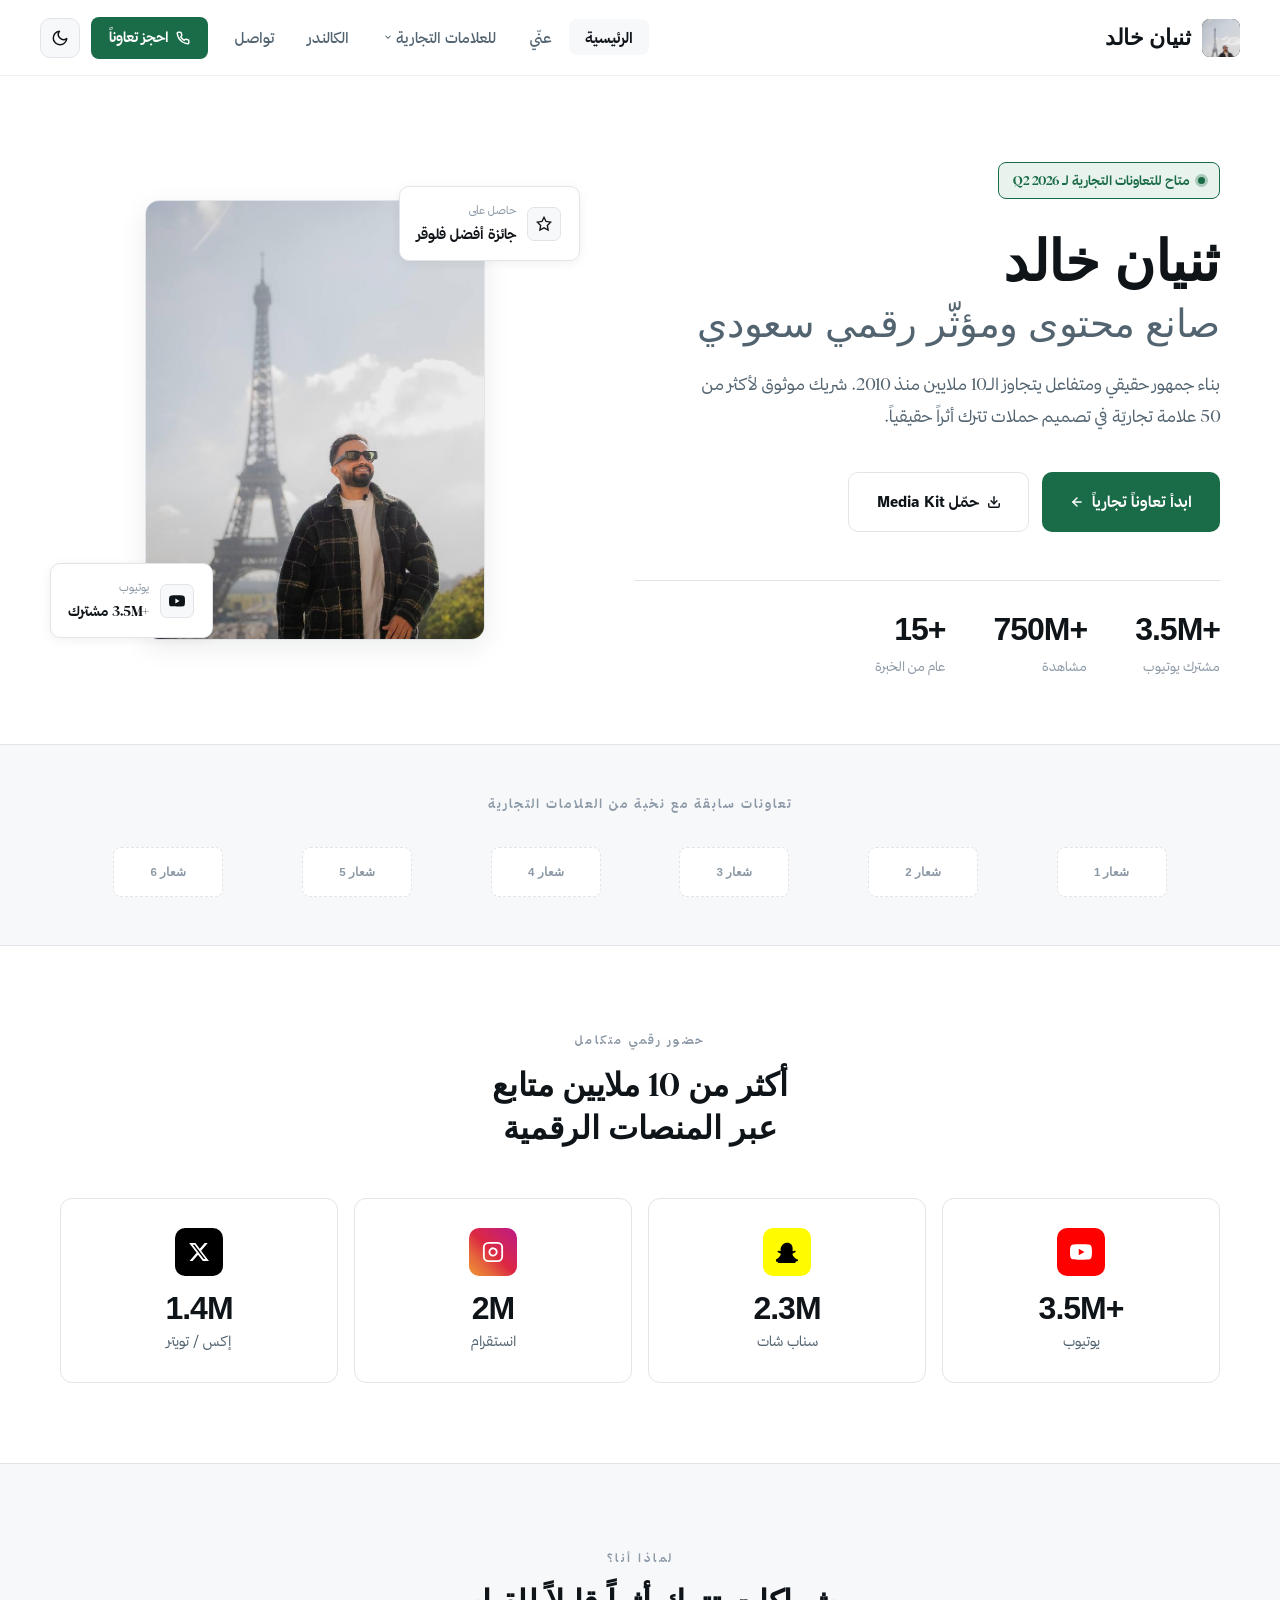
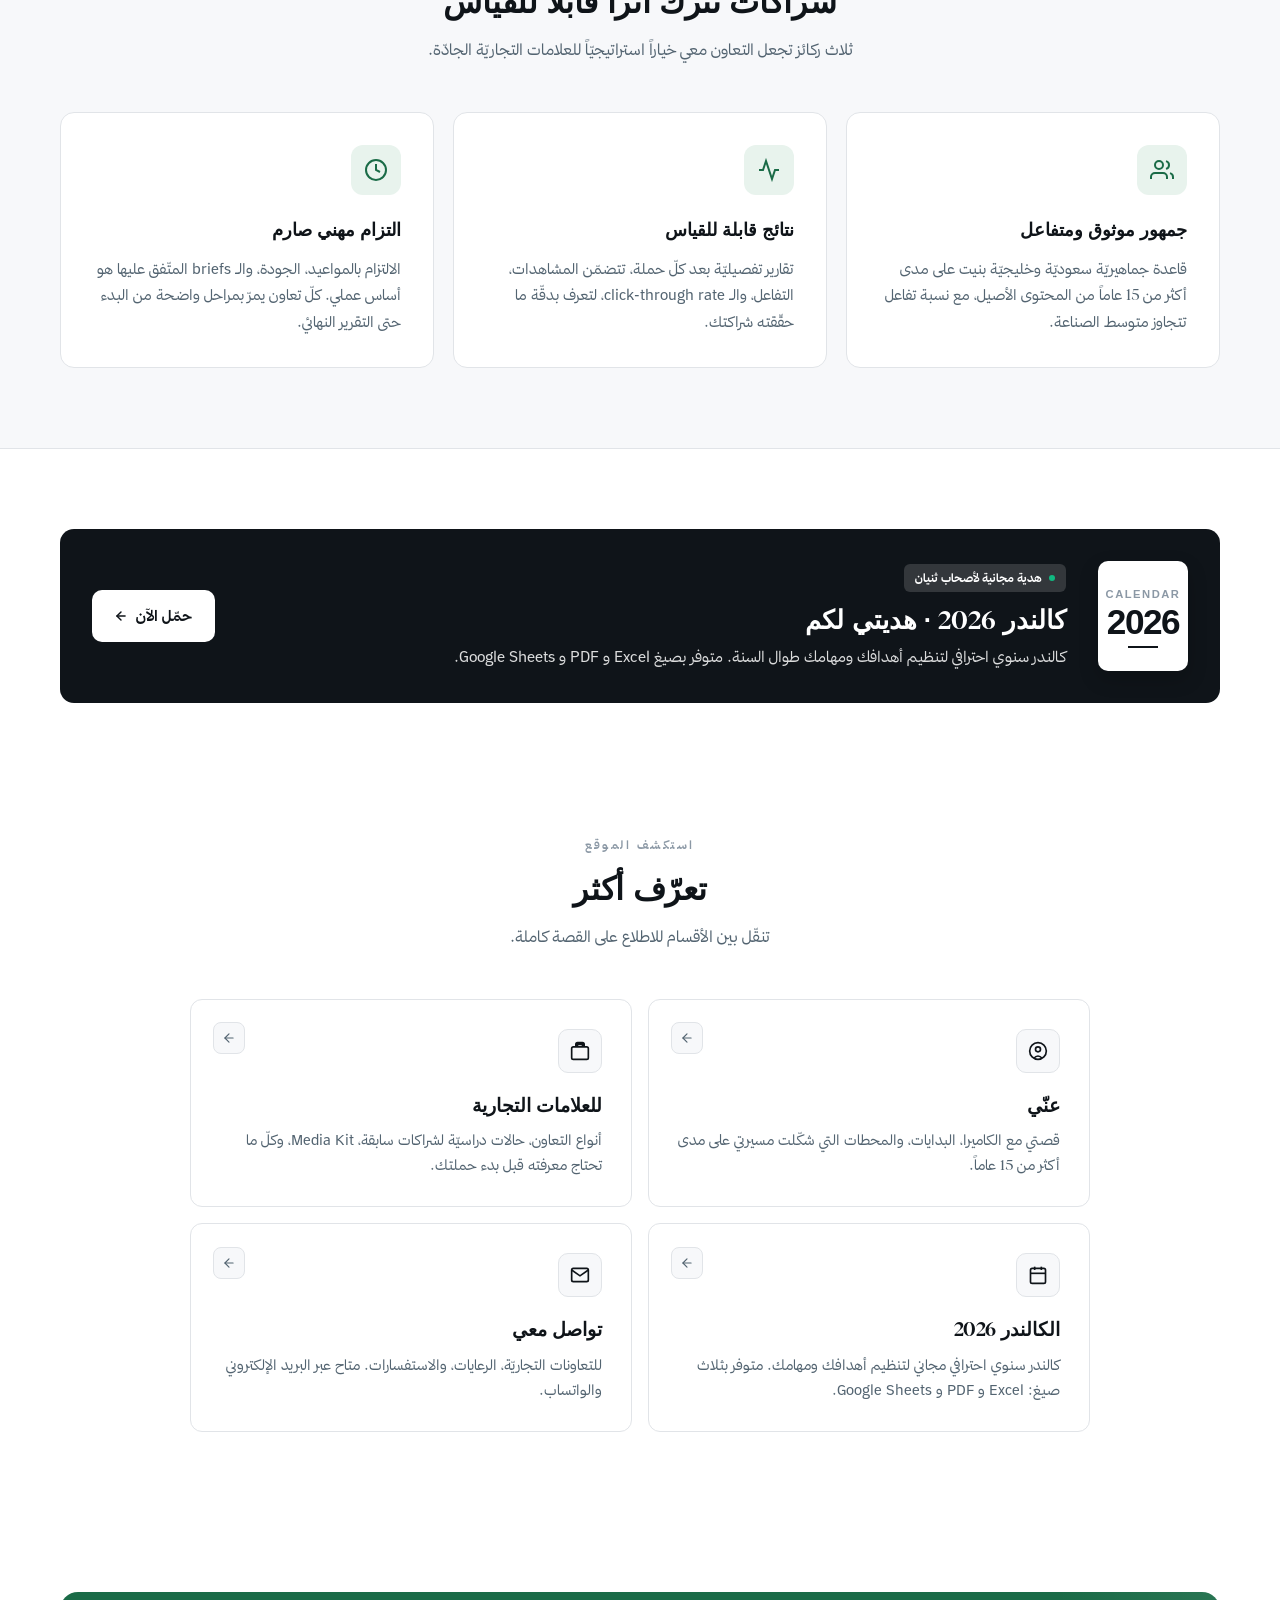
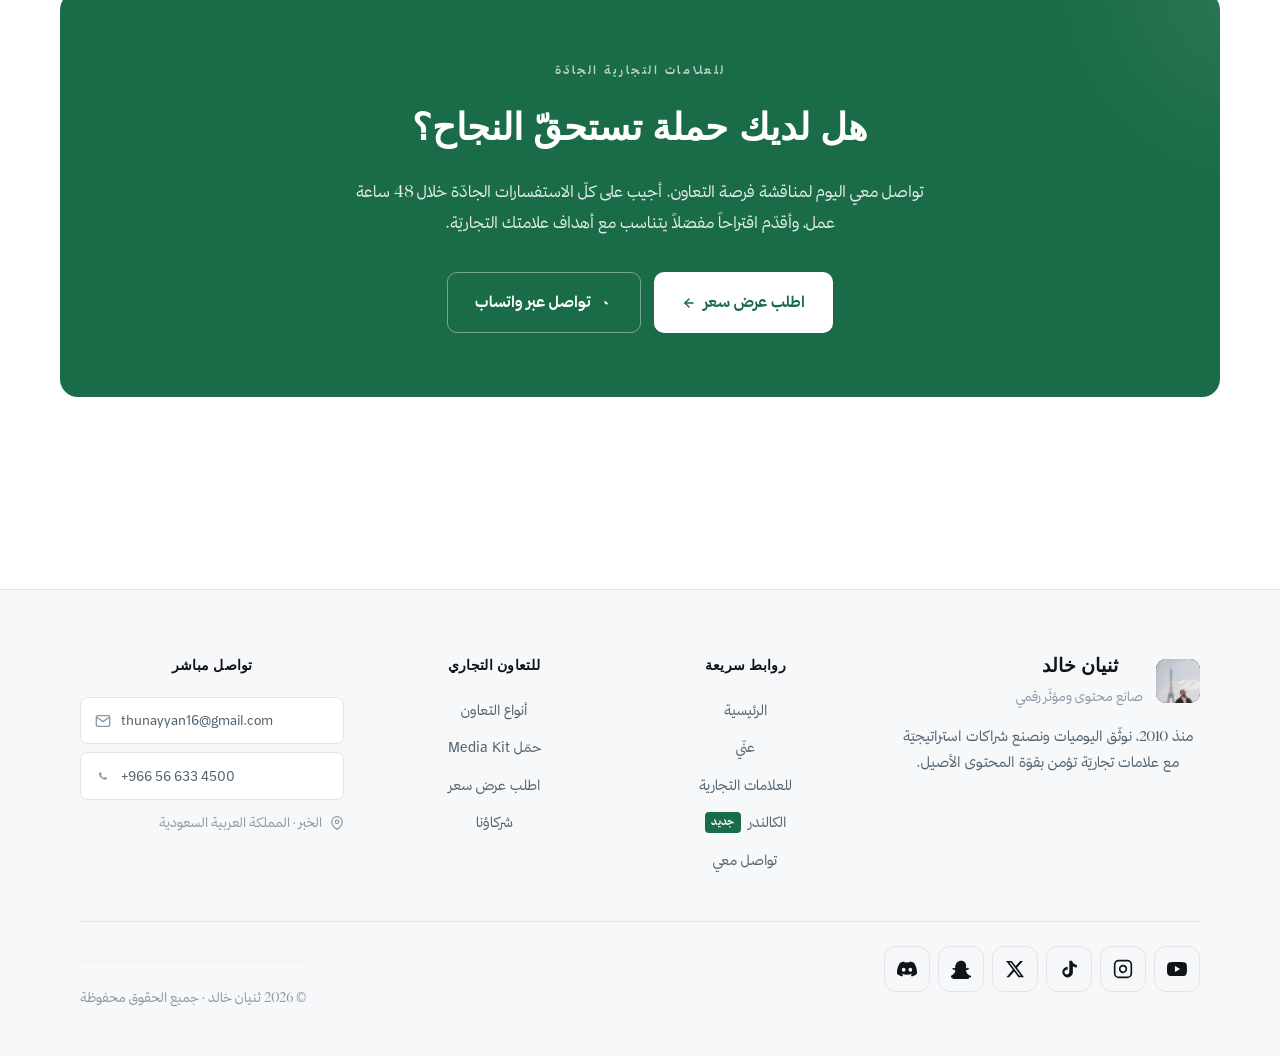
<file: index.html>
<!DOCTYPE html>
<html lang="ar" dir="rtl">
<head>
<meta charset="UTF-8">
<meta name="viewport" content="width=device-width, initial-scale=1.0">
<meta name="theme-color" content="#0f1419">

<!-- Primary Meta Tags -->
<title>ثنيان خالد | صانع محتوى ومؤثّر رقمي سعودي · للتعاونات التجارية</title>
<meta name="title" content="ثنيان خالد | صانع محتوى ومؤثّر رقمي سعودي · للتعاونات التجارية">
<meta name="description" content="ثنيان خالد — صانع محتوى سعودي بأكثر من 3.5 مليون مشترك على يوتيوب و 750+ مليون مشاهدة. شريك موثوق لأبرز العلامات التجارية منذ 2010.">
<meta name="keywords" content="ثنيان خالد, مؤثر سعودي, صانع محتوى, يوتيوبر سعودي, إعلانات تجارية, تسويق المؤثرين, الخبر, السعودية, فلوقر, social media influencer KSA">
<meta name="author" content="Thunayyan Khalid">
<meta name="robots" content="index, follow, max-image-preview:large">
<meta name="language" content="Arabic">
<meta name="geo.region" content="SA">
<meta name="geo.placename" content="Khobar, Saudi Arabia">

<!-- Open Graph / Facebook / WhatsApp -->
<meta property="og:type" content="website">
<meta property="og:url" content="https://saealsh.github.io/toun/">
<meta property="og:title" content="ثنيان خالد | شريك العلامات التجارية الموثوق">
<meta property="og:description" content="أكثر من 3.5 مليون مشترك · 750+ مليون مشاهدة · 15 عاماً من بناء المحتوى الأصيل. اكتشف لماذا تختار العلامات التجارية ثنيان خالد.">
<meta property="og:image" content="https://saealsh.github.io/toun/thunayyan.jpg">
<meta property="og:image:width" content="1200">
<meta property="og:image:height" content="630">
<meta property="og:locale" content="ar_SA">
<meta property="og:site_name" content="ثنيان خالد">

<!-- Twitter -->
<meta name="twitter:card" content="summary_large_image">
<meta name="twitter:site" content="@Thunayyan16">
<meta name="twitter:creator" content="@Thunayyan16">
<meta name="twitter:title" content="ثنيان خالد | شريك العلامات التجارية الموثوق">
<meta name="twitter:description" content="3.5M+ مشترك · 750M+ مشاهدة · 15 عاماً من بناء المحتوى الأصيل في المملكة العربية السعودية.">
<meta name="twitter:image" content="https://saealsh.github.io/toun/thunayyan.jpg">

<!-- Canonical -->
<link rel="canonical" href="https://saealsh.github.io/toun/">

<!-- Favicon -->
<link rel="icon" type="image/jpeg" href="thunayyan.jpg">
<link rel="apple-touch-icon" href="thunayyan.jpg">

<!-- Performance: Preconnect to Google Fonts -->
<link rel="preconnect" href="https://fonts.googleapis.com">
<link rel="preconnect" href="https://fonts.gstatic.com" crossorigin>

<!-- Styles -->
<link rel="stylesheet" href="styles.css">

<!-- Schema.org Person -->
<script type="application/ld+json">
{
  "@context": "https://schema.org",
  "@type": "Person",
  "name": "ثنيان خالد",
  "alternateName": "Thunayyan Khalid",
  "url": "https://saealsh.github.io/toun/",
  "image": "https://saealsh.github.io/toun/thunayyan.jpg",
  "jobTitle": "Content Creator & Digital Influencer",
  "description": "صانع محتوى سعودي ومؤثّر رقمي، يوثّق اليوميات منذ 2010 بأكثر من 3.5 مليون مشترك على يوتيوب",
  "nationality": {
    "@type": "Country",
    "name": "Saudi Arabia"
  },
  "address": {
    "@type": "PostalAddress",
    "addressLocality": "Khobar",
    "addressCountry": "SA"
  },
  "email": "thunayyan16@gmail.com",
  "telephone": "+966566334500",
  "sameAs": [
    "https://www.youtube.com/channel/UCtAUHu0stm1w5Sw_m1CaIKw",
    "https://www.instagram.com/thunayyan16",
    "https://x.com/Thunayyan16",
    "https://www.tiktok.com/@tounk16",
    "https://www.snapchat.com/@toun16",
    "https://kick.com/thunayyan16",
    "https://discord.com/invite/25SVM4dC",
    "https://toun16.com"
  ],
  "award": [
    "جائزة الإعلام الجديد 2017",
    "جائزة أفضل فلوقر",
    "درع يوتيوب الذهبي 2022"
  ]
}
</script>

<style>
/* ============= مخصص للصفحة الرئيسية ============= */

/* ===== Hero ===== */
.hero{
  padding:5rem 0 4rem;
  position:relative;
  overflow:hidden;
}
.hero-grid{
  display:grid;
  grid-template-columns:1.15fr 1fr;
  gap:4rem;
  align-items:center;
}

.hero-text .status{
  display:inline-flex;
  align-items:center;
  gap:.5rem;
  padding:.4rem .9rem;
  background:var(--brand-soft);
  border:1px solid var(--brand);
  border-radius:8px;
  font-size:.8rem;
  color:var(--brand);
  margin-bottom:1.8rem;
  font-weight:600;
  animation:fadeInUp .6s ease both;
}
.hero-text .status .dot{
  width:7px;height:7px;
  border-radius:50%;
  background:var(--brand);
  position:relative;
}
.hero-text .status .dot::after{
  content:'';
  position:absolute;
  inset:-3px;
  border-radius:50%;
  background:var(--brand);
  opacity:.3;
  animation:ping 2s ease-in-out infinite;
}
@keyframes ping{
  0%{transform:scale(.8);opacity:.6}
  100%{transform:scale(1.8);opacity:0}
}

.hero-text h1{
  font-family:'IBM Plex Sans Arabic',sans-serif;
  font-size:clamp(2.2rem,4.5vw,3.5rem);
  line-height:1.2;
  font-weight:700;
  color:var(--text);
  margin-bottom:1.3rem;
  letter-spacing:-.5px;
  animation:fadeInUp .7s ease .1s both;
}
.hero-text h1 .sub{
  font-weight:400;
  color:var(--text-soft);
  display:block;
  margin-top:.3rem;
  font-size:.7em;
}

.hero-text .bio{
  font-size:1.05rem;
  color:var(--text-soft);
  margin-bottom:2.5rem;
  max-width:540px;
  line-height:1.9;
  animation:fadeInUp .7s ease .2s both;
}
.hero-cta{
  display:flex;
  gap:.8rem;
  flex-wrap:wrap;
  margin-bottom:3rem;
  animation:fadeInUp .7s ease .3s both;
}
.btn-large{
  padding:1rem 1.7rem;
  font-size:.95rem;
}

.quick-stats{
  display:flex;
  gap:3rem;
  padding-top:2rem;
  border-top:1px solid var(--border);
  animation:fadeInUp .7s ease .4s both;
}
.quick-stat .num{
  font-family:'Inter',sans-serif;
  font-size:2rem;
  font-weight:700;
  color:var(--text);
  line-height:1;
  letter-spacing:-1px;
  direction:ltr;
  display:inline-block;
}
.quick-stat .lbl{
  font-size:.82rem;
  color:var(--text-muted);
  margin-top:.4rem;
}

/* Hero Visual */
.hero-visual{
  position:relative;
  height:520px;
  animation:scaleIn .9s ease .2s both;
}
@keyframes scaleIn{
  from{opacity:0;transform:scale(.95)}
  to{opacity:1;transform:scale(1)}
}
.profile-frame{
  position:absolute;
  top:50%;
  left:50%;
  transform:translate(-50%,-50%);
  width:340px;
  height:440px;
  border-radius:14px;
  background:var(--bg-soft);
  box-shadow:var(--shadow-lg);
  z-index:2;
  overflow:hidden;
  border:1px solid var(--border);
}
.profile-frame::before{
  content:'';
  position:absolute;
  inset:0;
  background:linear-gradient(180deg,transparent 65%,rgba(0,0,0,.15));
  z-index:2;
  pointer-events:none;
}
.profile-img{
  position:absolute;
  inset:0;
  width:100%;
  height:100%;
  object-fit:cover;
  object-position:center top;
  z-index:1;
}
.floating-badge{
  position:absolute;
  padding:.85rem 1.1rem;
  background:var(--bg-card);
  border:1px solid var(--border);
  border-radius:10px;
  box-shadow:var(--shadow);
  display:flex;
  align-items:center;
  gap:.7rem;
  z-index:3;
  animation:fadeInUp .8s ease .6s both;
}
.floating-badge.b1{top:5%;right:-2%}
.floating-badge.b2{bottom:8%;left:-2%;animation-delay:.8s}
.badge-icon{
  width:34px;height:34px;
  border-radius:7px;
  background:var(--bg-soft);
  border:1px solid var(--border);
  display:flex;
  align-items:center;
  justify-content:center;
  color:var(--text);
  font-size:.95rem;
}
.badge-text .t1{font-size:.7rem;color:var(--text-muted);margin-bottom:.1rem}
.badge-text .t2{font-weight:700;font-size:.88rem;color:var(--text)}

/* ============= Trust Bar - شعارات الشركاء ============= */
.trust-bar{
  padding:3rem 0;
  border-block:1px solid var(--border);
  background:var(--bg-soft);
}
.trust-label{
  text-align:center;
  font-size:.78rem;
  font-weight:700;
  color:var(--text-muted);
  letter-spacing:2px;
  text-transform:uppercase;
  margin-bottom:2rem;
}
.trust-logos{
  display:flex;
  justify-content:space-around;
  align-items:center;
  gap:2rem;
  max-width:1100px;
  margin:0 auto;
  flex-wrap:wrap;
}
.trust-logo{
  width:110px;
  height:50px;
  background:var(--bg-card);
  border:1px dashed var(--border);
  border-radius:8px;
  display:flex;
  align-items:center;
  justify-content:center;
  color:var(--text-muted);
  font-size:.72rem;
  font-family:'IBM Plex Sans Arabic',sans-serif;
  font-weight:600;
}

/* ============= قسم الإحصائيات ============= */
.stats-section{
  padding:5rem 0;
}
.stats-row{
  display:grid;
  grid-template-columns:repeat(4,1fr);
  gap:1rem;
  margin-top:2.5rem;
}
.stat-card{
  background:var(--bg-card);
  border:1px solid var(--border);
  border-radius:12px;
  padding:1.8rem 1.5rem;
  text-align:center;
  transition:all .25s ease;
}
.stat-card:hover{
  border-color:var(--text-muted);
  transform:translateY(-2px);
}
.stat-card .icon{
  width:48px;height:48px;
  margin:0 auto 1rem;
  border-radius:10px;
  display:flex;
  align-items:center;
  justify-content:center;
  color:#fff;
}
.stat-card .icon svg{width:22px;height:22px}
.stat-card .icon.yt{background:#FF0000}
.stat-card .icon.snap{background:#FFFC00;color:#000}
.stat-card .icon.ig{background:linear-gradient(45deg,#f09433 0%,#e6683c 25%,#dc2743 50%,#cc2366 75%,#bc1888 100%)}
.stat-card .icon.x{background:#000}
[data-theme="dark"] .stat-card .icon.x{background:#1a1a1a;border:1px solid #333}
.stat-card .big{
  font-family:'Inter',sans-serif;
  font-size:2rem;
  font-weight:700;
  color:var(--text);
  line-height:1;
  margin-bottom:.3rem;
  letter-spacing:-1px;
  direction:ltr;
  display:inline-block;
}
.stat-card .label{
  color:var(--text-soft);
  font-size:.88rem;
}

/* ============= قسم "لماذا تختار التعاون معي" ============= */
.why-section{
  padding:5rem 0;
  background:var(--bg-soft);
  border-block:1px solid var(--border);
}
.why-grid{
  display:grid;
  grid-template-columns:repeat(3,1fr);
  gap:1.2rem;
  margin-top:3rem;
}
.why-card{
  background:var(--bg-card);
  border:1px solid var(--border);
  border-radius:14px;
  padding:2rem;
  transition:all .25s ease;
}
.why-card:hover{
  border-color:var(--brand);
  transform:translateY(-3px);
  box-shadow:var(--shadow);
}
.why-icon{
  width:50px;height:50px;
  border-radius:12px;
  background:var(--brand-soft);
  color:var(--brand);
  display:flex;
  align-items:center;
  justify-content:center;
  margin-bottom:1.2rem;
}
.why-icon svg{width:24px;height:24px}
.why-card h3{
  font-family:'IBM Plex Sans Arabic',sans-serif;
  font-size:1.15rem;
  font-weight:700;
  color:var(--text);
  margin-bottom:.6rem;
}
.why-card p{
  color:var(--text-soft);
  font-size:.92rem;
  line-height:1.8;
  margin:0;
}

/* ============= قسم بطاقات التنقل ============= */
.section{padding:5rem 0}
.section-header{
  text-align:center;
  max-width:640px;
  margin:0 auto 3rem;
}
.nav-cards{
  display:grid;
  grid-template-columns:repeat(2,1fr);
  gap:1rem;
  max-width:900px;
  margin:0 auto;
}
.nav-card{
  display:block;
  padding:1.8rem;
  border-radius:12px;
  background:var(--bg-card);
  border:1px solid var(--border);
  text-decoration:none;
  color:inherit;
  transition:all .25s ease;
  position:relative;
}
.nav-card:hover{
  border-color:var(--text-muted);
  transform:translateY(-3px);
  box-shadow:var(--shadow);
}
.nav-card .arrow{
  position:absolute;
  top:1.4rem;
  left:1.4rem;
  width:32px;height:32px;
  border-radius:8px;
  background:var(--bg-soft);
  display:flex;
  align-items:center;
  justify-content:center;
  color:var(--text-soft);
  transition:all .2s;
  border:1px solid var(--border);
}
.nav-card .arrow svg{width:14px;height:14px}
.nav-card:hover .arrow{
  background:var(--accent);
  color:var(--bg);
  border-color:var(--accent);
}
.nav-card h3{
  font-family:'IBM Plex Sans Arabic',sans-serif;
  font-size:1.2rem;
  font-weight:700;
  color:var(--text);
  margin-bottom:.4rem;
  margin-top:1rem;
}
.nav-card p{
  color:var(--text-soft);
  font-size:.9rem;
  line-height:1.7;
}
.nav-card .card-icon{
  width:44px;height:44px;
  border-radius:10px;
  background:var(--bg-soft);
  border:1px solid var(--border);
  display:flex;
  align-items:center;
  justify-content:center;
  color:var(--text);
}
.nav-card .card-icon svg{width:20px;height:20px}

/* ============= بانر الكالندر ============= */
.gift-banner{
  display:flex;
  align-items:center;
  gap:2rem;
  padding:2rem;
  background:var(--accent);
  color:var(--bg);
  border-radius:14px;
  margin-bottom:3rem;
  text-decoration:none;
  transition:all .3s ease;
  position:relative;
  overflow:hidden;
}
.gift-banner:hover{
  transform:translateY(-3px);
  box-shadow:var(--shadow-lg);
}
.gift-cover{
  width:90px;
  height:110px;
  background:var(--bg);
  color:var(--text);
  border-radius:10px;
  display:flex;
  flex-direction:column;
  align-items:center;
  justify-content:center;
  flex-shrink:0;
  box-shadow:0 8px 20px rgba(0,0,0,.2);
}
.gift-cover .cal-label{font-size:.7rem;color:var(--text-muted);letter-spacing:1.5px;font-family:'Inter',sans-serif;font-weight:700}
.gift-cover .cal-year{font-family:'Inter',sans-serif;font-size:2.2rem;font-weight:700;color:var(--text);letter-spacing:-1.5px;line-height:1}
.gift-cover .cal-line{width:30px;height:2px;background:var(--text);margin-top:.4rem}

.gift-body{flex:1}
.gift-tag{
  display:inline-flex;
  align-items:center;
  gap:.4rem;
  padding:.25rem .7rem;
  background:rgba(255,255,255,.15);
  border-radius:6px;
  font-size:.72rem;
  font-weight:600;
  margin-bottom:.7rem;
}
.gift-tag .pulse{
  width:6px;height:6px;
  border-radius:50%;
  background:#10b981;
}
.gift-body h3{
  font-family:'IBM Plex Sans Arabic',sans-serif;
  font-size:1.6rem;
  font-weight:700;
  margin-bottom:.4rem;
  line-height:1.3;
}
.gift-body p{
  font-size:.95rem;
  opacity:.85;
  line-height:1.7;
  margin:0;
}
.gift-btn{
  padding:.8rem 1.4rem;
  background:var(--bg);
  color:var(--text);
  border-radius:10px;
  font-weight:700;
  font-size:.92rem;
  display:flex;
  align-items:center;
  gap:.5rem;
  flex-shrink:0;
}

/* ============= قسم CTA الختامي ============= */
.final-cta{
  padding:5rem 0 6rem;
}
.cta-box{
  padding:4rem 3rem;
  background:var(--brand);
  border-radius:18px;
  text-align:center;
  color:#fff;
  position:relative;
  overflow:hidden;
}
.cta-box::before{
  content:'';
  position:absolute;
  top:-50%;
  right:-20%;
  width:400px;height:400px;
  background:radial-gradient(circle,rgba(255,255,255,.08),transparent 70%);
}
.cta-box .eyebrow{
  color:rgba(255,255,255,.7);
  margin-bottom:1rem;
}
.cta-box h2{
  font-family:'IBM Plex Sans Arabic',sans-serif;
  font-size:clamp(1.7rem,3vw,2.3rem);
  font-weight:700;
  margin-bottom:1rem;
  position:relative;
}
.cta-box p{
  font-size:1rem;
  opacity:.88;
  margin-bottom:2.2rem;
  max-width:600px;
  margin-left:auto;
  margin-right:auto;
  line-height:1.9;
  position:relative;
}
.cta-box-actions{
  display:flex;
  gap:.8rem;
  justify-content:center;
  flex-wrap:wrap;
  position:relative;
}
.cta-box .btn{
  padding:1rem 1.7rem;
  font-size:.95rem;
}
.cta-box .btn-light{
  background:#fff;
  color:var(--brand);
}
.cta-box .btn-light:hover{
  background:var(--bg-soft);
}
.cta-box .btn-outline{
  background:transparent;
  color:#fff;
  border:1.5px solid rgba(255,255,255,.4);
}
.cta-box .btn-outline:hover{
  background:rgba(255,255,255,.1);
  border-color:#fff;
}

/* ============= استجابة ============= */
@media (max-width:1024px){
  .hero{padding:3rem 0}
  .hero-grid{grid-template-columns:1fr;gap:3rem}
  .hero-visual{height:480px;order:-1}
  .profile-frame{width:300px;height:380px}
  .stats-row{grid-template-columns:repeat(2,1fr)}
  .why-grid{grid-template-columns:1fr;gap:.8rem}
  .nav-cards{grid-template-columns:1fr}
  .trust-logos{gap:1rem}
  .trust-logo{width:90px;height:42px}
}
@media (max-width:600px){
  .hero{padding:2rem 0}
  .hero-visual{height:420px}
  .profile-frame{width:260px;height:330px}
  .quick-stats{gap:1.5rem;flex-wrap:wrap}
  .quick-stat .num{font-size:1.6rem}
  .stats-row{grid-template-columns:1fr 1fr;gap:.7rem}
  .stat-card{padding:1.4rem 1rem}
  .stat-card .big{font-size:1.7rem}
  .floating-badge{padding:.7rem .9rem}
  .badge-text .t2{font-size:.8rem}
  .floating-badge.b1{right:-1%}
  .floating-badge.b2{left:-1%}
  .gift-banner{flex-direction:column;text-align:center;padding:1.8rem 1.5rem;gap:1.2rem}
  .gift-btn{width:100%;justify-content:center}
  .cta-box{padding:3rem 1.8rem}
  .cta-box-actions{flex-direction:column}
  .cta-box-actions .btn{width:100%;justify-content:center}
}
</style>
</head>
<body data-page="home">

<main>
  <!-- ============= Hero ============= -->
  <section class="hero">
    <div class="container">
      <div class="hero-grid">
        <div class="hero-text">
          <div class="status">
            <span class="dot"></span>
            <span>متاح للتعاونات التجارية لـ <span class="num">Q2 2026</span></span>
          </div>
          <h1>
            ثنيان خالد
            <span class="sub">صانع محتوى ومؤثّر رقمي سعودي</span>
          </h1>
          <p class="bio">بناء جمهور حقيقي ومتفاعل يتجاوز الـ<span class="num">10</span> ملايين منذ <span class="num">2010</span>. شريك موثوق لأكثر من <span class="num">50</span> علامة تجاريّة في تصميم حملات تترك أثراً حقيقياً.</p>
          
          <div class="hero-cta">
            <a href="contact.html#quote" class="btn btn-primary btn-large">
              ابدأ تعاوناً تجارياً
              <svg width="14" height="14" viewBox="0 0 24 24" fill="none" stroke="currentColor" stroke-width="2.5" stroke-linecap="round" stroke-linejoin="round"><path d="M19 12H5"/><path d="M12 19l-7-7 7-7"/></svg>
            </a>
            <a href="brands.html#media-kit" class="btn btn-ghost btn-large">
              <svg width="14" height="14" viewBox="0 0 24 24" fill="none" stroke="currentColor" stroke-width="2.5" stroke-linecap="round" stroke-linejoin="round"><path d="M21 15v4a2 2 0 01-2 2H5a2 2 0 01-2-2v-4"/><polyline points="7 10 12 15 17 10"/><line x1="12" y1="15" x2="12" y2="3"/></svg>
              حمّل Media Kit
            </a>
          </div>

          <div class="quick-stats">
            <div class="quick-stat">
              <div class="num">3.5M+</div>
              <div class="lbl">مشترك يوتيوب</div>
            </div>
            <div class="quick-stat">
              <div class="num">750M+</div>
              <div class="lbl">مشاهدة</div>
            </div>
            <div class="quick-stat">
              <div class="num">15+</div>
              <div class="lbl">عام من الخبرة</div>
            </div>
          </div>
        </div>

        <div class="hero-visual">
          <div class="profile-frame">
            <img src="thunayyan.jpg" alt="ثنيان خالد - صانع محتوى سعودي" class="profile-img" loading="eager" fetchpriority="high">
          </div>

          <div class="floating-badge b1">
            <div class="badge-icon">
              <svg width="16" height="16" viewBox="0 0 24 24" fill="none" stroke="currentColor" stroke-width="2"><polygon points="12 2 15.09 8.26 22 9.27 17 14.14 18.18 21.02 12 17.77 5.82 21.02 7 14.14 2 9.27 8.91 8.26 12 2"/></svg>
            </div>
            <div class="badge-text">
              <div class="t1">حاصل على</div>
              <div class="t2">جائزة أفضل فلوقر</div>
            </div>
          </div>
          
          <div class="floating-badge b2">
            <div class="badge-icon">
              <svg width="16" height="16" viewBox="0 0 24 24" fill="currentColor"><path d="M23.498 6.186a3.016 3.016 0 00-2.122-2.136C19.505 3.545 12 3.545 12 3.545s-7.505 0-9.377.505A3.017 3.017 0 00.502 6.186C0 8.07 0 12 0 12s0 3.93.502 5.814a3.016 3.016 0 002.122 2.136c1.871.505 9.376.505 9.376.505s7.505 0 9.377-.505a3.015 3.015 0 002.122-2.136C24 15.93 24 12 24 12s0-3.93-.502-5.814zM9.545 15.568V8.432L15.818 12l-6.273 3.568z"/></svg>
            </div>
            <div class="badge-text">
              <div class="t1">يوتيوب</div>
              <div class="t2"><span class="num">3.5M+</span> مشترك</div>
            </div>
          </div>
        </div>
      </div>
    </div>
  </section>

  <!-- ============= Trust Bar ============= -->
  <section class="trust-bar">
    <div class="container">
      <div class="trust-label">تعاونات سابقة مع نخبة من العلامات التجارية</div>
      <div class="trust-logos">
        <div class="trust-logo">شعار 1</div>
        <div class="trust-logo">شعار 2</div>
        <div class="trust-logo">شعار 3</div>
        <div class="trust-logo">شعار 4</div>
        <div class="trust-logo">شعار 5</div>
        <div class="trust-logo">شعار 6</div>
      </div>
    </div>
  </section>

  <!-- ============= قسم الإحصائيات ============= -->
  <section class="stats-section">
    <div class="container">
      <div class="section-header">
        <div class="eyebrow reveal">حضور رقمي متكامل</div>
        <h2 class="section-title reveal">أكثر من <span class="num">10</span> ملايين متابع<br>عبر المنصات الرقمية</h2>
      </div>
      <div class="stats-row">
        <div class="stat-card reveal">
          <div class="icon yt">
            <svg viewBox="0 0 24 24" fill="currentColor"><path d="M23.498 6.186a3.016 3.016 0 00-2.122-2.136C19.505 3.545 12 3.545 12 3.545s-7.505 0-9.377.505A3.017 3.017 0 00.502 6.186C0 8.07 0 12 0 12s0 3.93.502 5.814a3.016 3.016 0 002.122 2.136c1.871.505 9.376.505 9.376.505s7.505 0 9.377-.505a3.015 3.015 0 002.122-2.136C24 15.93 24 12 24 12s0-3.93-.502-5.814zM9.545 15.568V8.432L15.818 12l-6.273 3.568z"/></svg>
          </div>
          <div class="big">3.5M+</div>
          <div class="label">يوتيوب</div>
        </div>
        <div class="stat-card reveal">
          <div class="icon snap">
            <svg viewBox="0 0 24 24" fill="currentColor"><path d="M12.166 2c4.038 0 5.962 2.954 6.013 6.273.012.91 0 1.81-.077 2.692.078.046.252.103.575.103.337-.012.736-.103 1.171-.32.122-.06.272-.106.435-.106.21 0 .42.043.575.106.42.156.658.45.658.79.012.41-.353.789-1.092 1.083-.139.057-.32.117-.512.18-.633.207-1.594.519-1.85 1.122-.135.32-.082.731.156 1.225v.012c.078.18 2.014 4.434 6.18 5.118.319.052.55.343.532.665a.872.872 0 01-.046.227c-.27.633-1.402 1.097-3.466 1.42-.066.094-.135.45-.18.661-.045.21-.09.428-.156.66a.582.582 0 01-.607.426h-.024c-.135 0-.33-.024-.575-.075-.378-.075-.84-.15-1.42-.15-.34 0-.687.024-1.039.085-.681.117-1.27.532-1.949 1.018-.972.687-2.073 1.466-3.726 1.466l-.156-.005c-.045.005-.105.005-.165.005-1.654 0-2.755-.779-3.726-1.466-.681-.486-1.268-.901-1.95-1.018a6.115 6.115 0 00-1.039-.084c-.61 0-1.091.094-1.42.16-.234.046-.435.082-.575.082a.582.582 0 01-.622-.434c-.06-.221-.105-.45-.15-.66-.045-.211-.117-.563-.18-.657-2.064-.323-3.196-.787-3.466-1.42a.866.866 0 01-.046-.227.642.642 0 01.532-.665c4.166-.684 6.102-4.938 6.18-5.118v-.012c.238-.494.29-.906.156-1.225-.256-.603-1.217-.915-1.85-1.122a16.32 16.32 0 01-.512-.18c-.989-.39-1.137-.866-1.087-1.194.082-.45.706-.78 1.22-.78.151 0 .272.024.39.082.45.21.85.32 1.181.32.354 0 .55-.082.62-.121-.077-.882-.09-1.782-.077-2.692C6.204 4.954 8.128 2 12.166 2z"/></svg>
          </div>
          <div class="big">2.3M</div>
          <div class="label">سناب شات</div>
        </div>
        <div class="stat-card reveal">
          <div class="icon ig">
            <svg viewBox="0 0 24 24" fill="none" stroke="currentColor" stroke-width="2"><rect x="2" y="2" width="20" height="20" rx="5"/><path d="M16 11.37A4 4 0 1112.63 8 4 4 0 0116 11.37z"/><line x1="17.5" y1="6.5" x2="17.51" y2="6.5"/></svg>
          </div>
          <div class="big">2M</div>
          <div class="label">انستقرام</div>
        </div>
        <div class="stat-card reveal">
          <div class="icon x">
            <svg viewBox="0 0 24 24" fill="currentColor"><path d="M18.244 2.25h3.308l-7.227 8.26 8.502 11.24H16.17l-5.214-6.817L4.99 21.75H1.68l7.73-8.835L1.254 2.25H8.08l4.713 6.231zm-1.161 17.52h1.833L7.084 4.126H5.117z"/></svg>
          </div>
          <div class="big">1.4M</div>
          <div class="label">إكس / تويتر</div>
        </div>
      </div>
    </div>
  </section>

  <!-- ============= قسم "لماذا تختار التعاون معي" ============= -->
  <section class="why-section">
    <div class="container">
      <div class="section-header">
        <div class="eyebrow reveal">لماذا أنا؟</div>
        <h2 class="section-title reveal">شراكات تترك أثراً قابلاً للقياس</h2>
        <p class="section-subtitle reveal" style="margin:0 auto">ثلاث ركائز تجعل التعاون معي خياراً استراتيجيّاً للعلامات التجاريّة الجادّة.</p>
      </div>

      <div class="why-grid">
        <div class="why-card reveal">
          <div class="why-icon">
            <svg viewBox="0 0 24 24" fill="none" stroke="currentColor" stroke-width="2"><path d="M17 21v-2a4 4 0 00-4-4H5a4 4 0 00-4 4v2"/><circle cx="9" cy="7" r="4"/><path d="M23 21v-2a4 4 0 00-3-3.87"/><path d="M16 3.13a4 4 0 010 7.75"/></svg>
          </div>
          <h3>جمهور موثوق ومتفاعل</h3>
          <p>قاعدة جماهيريّة سعوديّة وخليجيّة بنيت على مدى أكثر من <span class="num">15</span> عاماً من المحتوى الأصيل، مع نسبة تفاعل تتجاوز متوسط الصناعة.</p>
        </div>

        <div class="why-card reveal">
          <div class="why-icon">
            <svg viewBox="0 0 24 24" fill="none" stroke="currentColor" stroke-width="2"><polyline points="22 12 18 12 15 21 9 3 6 12 2 12"/></svg>
          </div>
          <h3>نتائج قابلة للقياس</h3>
          <p>تقارير تفصيليّة بعد كلّ حملة، تتضمّن المشاهدات، التفاعل، والـ click-through rate، لتعرف بدقّة ما حقّقته شراكتك.</p>
        </div>

        <div class="why-card reveal">
          <div class="why-icon">
            <svg viewBox="0 0 24 24" fill="none" stroke="currentColor" stroke-width="2"><circle cx="12" cy="12" r="10"/><polyline points="12 6 12 12 16 14"/></svg>
          </div>
          <h3>التزام مهني صارم</h3>
          <p>الالتزام بالمواعيد، الجودة، والـ briefs المتّفق عليها هو أساس عملي. كلّ تعاون يمرّ بمراحل واضحة من البدء حتى التقرير النهائي.</p>
        </div>
      </div>
    </div>
  </section>

  <!-- ============= بانر الكالندر ============= -->
  <section class="section" style="padding-top:5rem;padding-bottom:0">
    <div class="container">
      <a href="calendar.html" class="gift-banner reveal">
        <div class="gift-cover">
          <div class="cal-label">CALENDAR</div>
          <div class="cal-year">2026</div>
          <div class="cal-line"></div>
        </div>
        <div class="gift-body">
          <div class="gift-tag">
            <span class="pulse"></span>
            هدية مجانية لأصحاب ثنيان
          </div>
          <h3>كالندر <span class="num">2026</span> · هديتي لكم</h3>
          <p>كالندر سنوي احترافي لتنظيم أهدافك ومهامك طوال السنة. متوفر بصيغ Excel و PDF و Google Sheets.</p>
        </div>
        <div class="gift-btn">
          حمّل الآن
          <svg width="14" height="14" viewBox="0 0 24 24" fill="none" stroke="currentColor" stroke-width="2.5" stroke-linecap="round" stroke-linejoin="round"><path d="M19 12H5"/><path d="M12 19l-7-7 7-7"/></svg>
        </div>
      </a>
    </div>
  </section>

  <!-- ============= بطاقات التنقل ============= -->
  <section class="section">
    <div class="container">
      <div class="section-header">
        <div class="eyebrow reveal">استكشف الموقع</div>
        <h2 class="section-title reveal">تعرّف أكثر</h2>
        <p class="section-subtitle reveal" style="margin:0 auto">تنقّل بين الأقسام للاطلاع على القصة كاملة.</p>
      </div>
      
      <div class="nav-cards">
        <a href="about.html" class="nav-card reveal">
          <div class="card-icon">
            <svg viewBox="0 0 24 24" fill="none" stroke="currentColor" stroke-width="2"><circle cx="12" cy="12" r="10"/><circle cx="12" cy="10" r="3"/><path d="M7 20.66c1.4-1.6 3.2-2.66 5-2.66s3.6 1.06 5 2.66"/></svg>
          </div>
          <span class="arrow"><svg viewBox="0 0 24 24" fill="none" stroke="currentColor" stroke-width="2" stroke-linecap="round" stroke-linejoin="round"><path d="M19 12H5"/><path d="M12 19l-7-7 7-7"/></svg></span>
          <h3>عنّي</h3>
          <p>قصتي مع الكاميرا، البدايات، والمحطات التي شكّلت مسيرتي على مدى أكثر من <span class="num">15</span> عاماً.</p>
        </a>
        <a href="brands.html" class="nav-card reveal">
          <div class="card-icon">
            <svg viewBox="0 0 24 24" fill="none" stroke="currentColor" stroke-width="2"><path d="M20 7h-3V4a2 2 0 00-2-2H9a2 2 0 00-2 2v3H4a2 2 0 00-2 2v11a2 2 0 002 2h16a2 2 0 002-2V9a2 2 0 00-2-2zM9 4h6v3H9V4z"/></svg>
          </div>
          <span class="arrow"><svg viewBox="0 0 24 24" fill="none" stroke="currentColor" stroke-width="2" stroke-linecap="round" stroke-linejoin="round"><path d="M19 12H5"/><path d="M12 19l-7-7 7-7"/></svg></span>
          <h3>للعلامات التجارية</h3>
          <p>أنواع التعاون، حالات دراسيّة لشراكات سابقة، Media Kit، وكلّ ما تحتاج معرفته قبل بدء حملتك.</p>
        </a>
        <a href="calendar.html" class="nav-card reveal">
          <div class="card-icon">
            <svg viewBox="0 0 24 24" fill="none" stroke="currentColor" stroke-width="2"><rect x="3" y="4" width="18" height="18" rx="2" ry="2"/><line x1="16" y1="2" x2="16" y2="6"/><line x1="8" y1="2" x2="8" y2="6"/><line x1="3" y1="10" x2="21" y2="10"/></svg>
          </div>
          <span class="arrow"><svg viewBox="0 0 24 24" fill="none" stroke="currentColor" stroke-width="2" stroke-linecap="round" stroke-linejoin="round"><path d="M19 12H5"/><path d="M12 19l-7-7 7-7"/></svg></span>
          <h3>الكالندر <span class="num">2026</span></h3>
          <p>كالندر سنوي احترافي مجاني لتنظيم أهدافك ومهامك. متوفر بثلاث صيغ: Excel و PDF و Google Sheets.</p>
        </a>
        <a href="contact.html" class="nav-card reveal">
          <div class="card-icon">
            <svg viewBox="0 0 24 24" fill="none" stroke="currentColor" stroke-width="2"><path d="M4 4h16c1.1 0 2 .9 2 2v12c0 1.1-.9 2-2 2H4c-1.1 0-2-.9-2-2V6c0-1.1.9-2 2-2z"/><polyline points="22,6 12,13 2,6"/></svg>
          </div>
          <span class="arrow"><svg viewBox="0 0 24 24" fill="none" stroke="currentColor" stroke-width="2" stroke-linecap="round" stroke-linejoin="round"><path d="M19 12H5"/><path d="M12 19l-7-7 7-7"/></svg></span>
          <h3>تواصل معي</h3>
          <p>للتعاونات التجاريّة، الرعايات، والاستفسارات. متاح عبر البريد الإلكتروني والواتساب.</p>
        </a>
      </div>
    </div>
  </section>

  <!-- ============= CTA ختامي قوي ============= -->
  <section class="final-cta">
    <div class="container">
      <div class="cta-box reveal">
        <div class="eyebrow">للعلامات التجارية الجادّة</div>
        <h2>هل لديك حملة تستحقّ النجاح؟</h2>
        <p>تواصل معي اليوم لمناقشة فرصة التعاون. أجيب على كلّ الاستفسارات الجادّة خلال <span class="num">48</span> ساعة عمل، وأقدّم اقتراحاً مفصّلاً يتناسب مع أهداف علامتك التجاريّة.</p>
        <div class="cta-box-actions">
          <a href="contact.html#quote" class="btn btn-light">
            اطلب عرض سعر
            <svg width="14" height="14" viewBox="0 0 24 24" fill="none" stroke="currentColor" stroke-width="2.5" stroke-linecap="round" stroke-linejoin="round"><path d="M19 12H5"/><path d="M12 19l-7-7 7-7"/></svg>
          </a>
          <a href="https://api.whatsapp.com/send/?phone=966566334500&text=%D9%85%D8%B1%D8%AD%D8%A8%D8%A7%D9%8B%20%D8%A3%D8%B3%D8%AA%D8%A7%D8%B0%20%D8%AB%D9%86%D9%8A%D8%A7%D9%86%D8%8C%20%D8%A3%D8%AA%D9%88%D8%A7%D8%B5%D9%84%20%D9%85%D8%B9%D9%83%20%D8%A8%D8%AE%D8%B5%D9%88%D8%B5%20%D9%81%D8%B1%D8%B5%D8%A9%20%D8%AA%D8%B9%D8%A7%D9%88%D9%86%20%D8%AA%D8%AC%D8%A7%D8%B1%D9%8A." target="_blank" rel="noopener" class="btn btn-outline">
            <svg width="14" height="14" viewBox="0 0 24 24" fill="currentColor"><path d="M17.472 14.382c-.297-.149-1.758-.867-2.03-.967-.273-.099-.471-.148-.67.15-.197.297-.767.966-.94 1.164-.173.199-.347.223-.644.075-.297-.15-1.255-.463-2.39-1.475-.883-.788-1.48-1.761-1.653-2.059-.173-.297-.018-.458.13-.606.134-.133.298-.347.446-.52.149-.174.198-.298.298-.497.099-.198.05-.371-.025-.52-.075-.149-.669-1.612-.916-2.207-.242-.579-.487-.5-.669-.51z"/></svg>
            تواصل عبر واتساب
          </a>
        </div>
      </div>
    </div>
  </section>
</main>

<script src="script.js" defer></script>
</body>
</html>
</file>
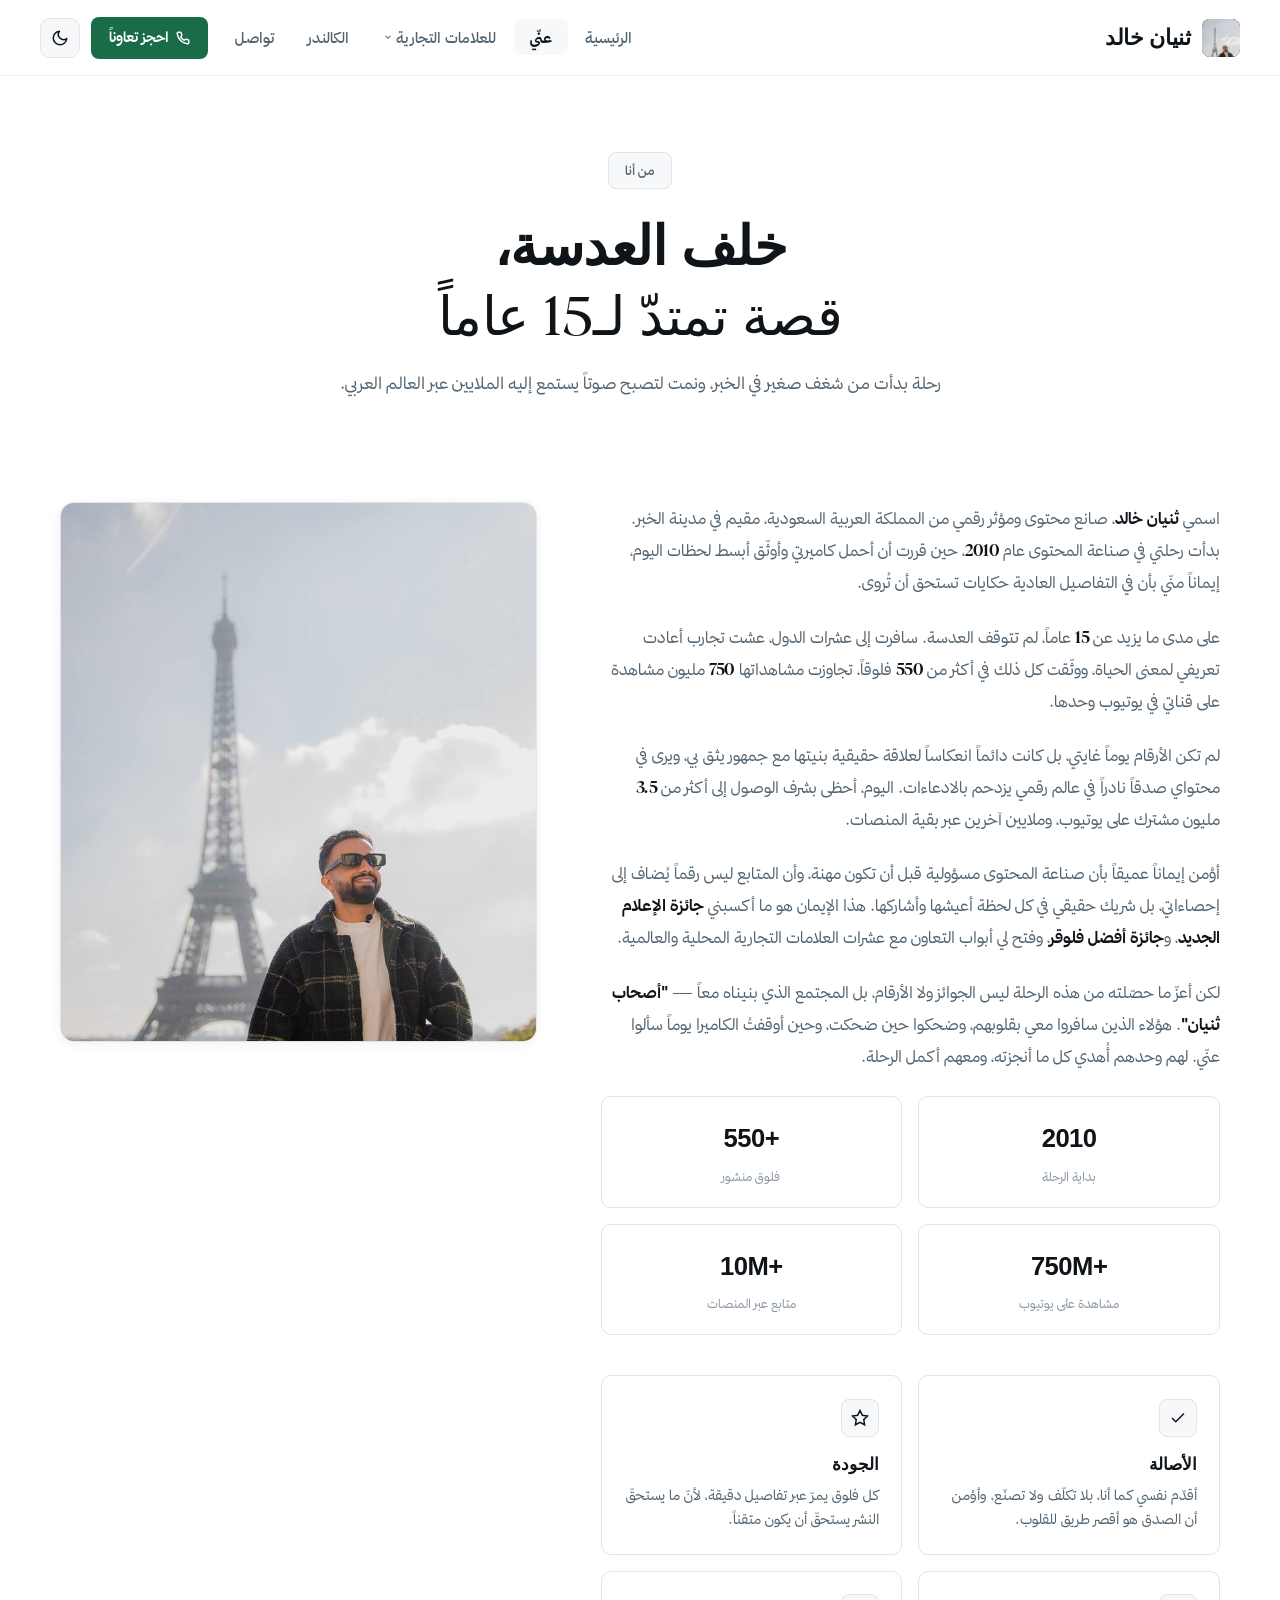
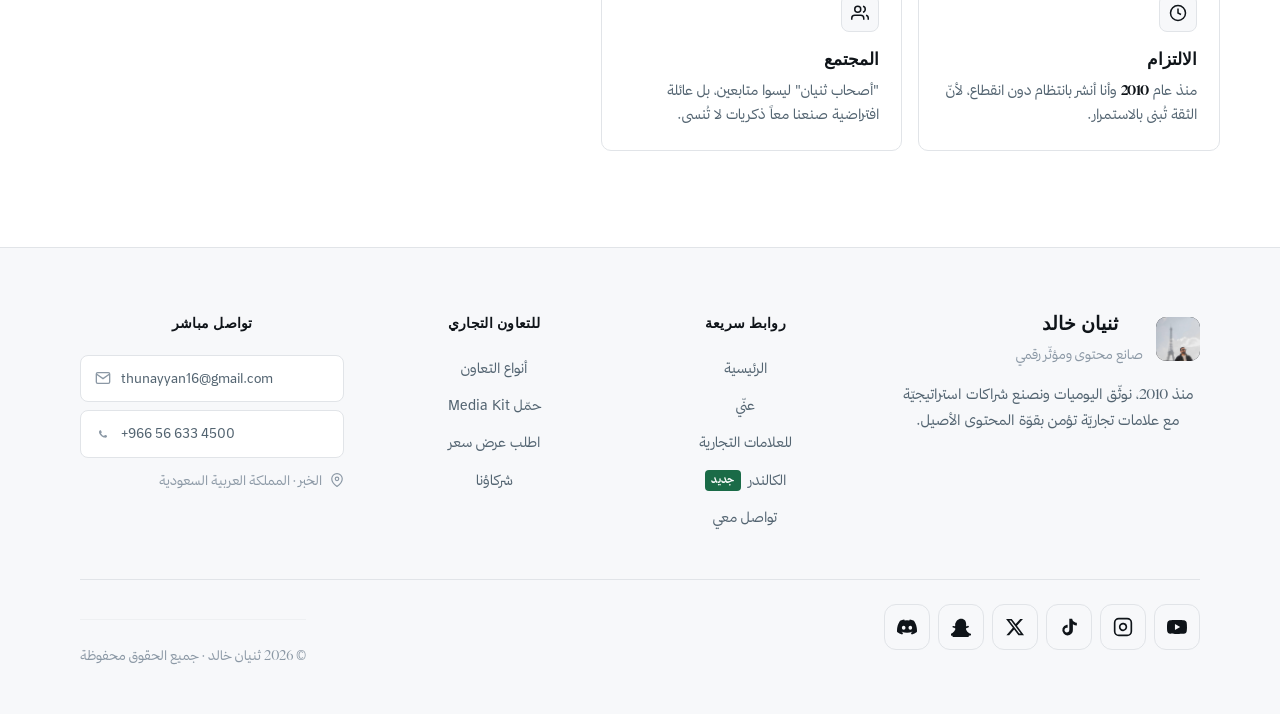
<file: about.html>
<!DOCTYPE html>
<html lang="ar" dir="rtl">
<head>
<meta charset="UTF-8">
<meta name="viewport" content="width=device-width, initial-scale=1.0">
<title>عنّي | ثنيان خالد · قصة 15 عاماً من صناعة المحتوى</title>
<meta name="description" content="تعرّف على ثنيان خالد، صانع المحتوى السعودي ورائد توثيق اليوميات منذ 2010. 3.5M+ مشترك و 750M+ مشاهدة.">

<meta name="title" content="عنّي | ثنيان خالد · قصة 15 عاماً من صناعة المحتوى">
<meta name="robots" content="index, follow, max-image-preview:large">
<meta name="author" content="Thunayyan Khalid">
<meta name="geo.region" content="SA">
<meta name="theme-color" content="#0f1419">

<!-- Open Graph -->
<meta property="og:type" content="website">
<meta property="og:url" content="https://saealsh.github.io/toun/about.html">
<meta property="og:title" content="عنّي | ثنيان خالد · قصة 15 عاماً من صناعة المحتوى">
<meta property="og:description" content="تعرّف على ثنيان خالد، صانع المحتوى السعودي ورائد توثيق اليوميات منذ 2010. 3.5M+ مشترك و 750M+ مشاهدة.">
<meta property="og:image" content="https://saealsh.github.io/toun/thunayyan.jpg">
<meta property="og:locale" content="ar_SA">
<meta property="og:site_name" content="ثنيان خالد">

<!-- Twitter -->
<meta name="twitter:card" content="summary_large_image">
<meta name="twitter:site" content="@Thunayyan16">
<meta name="twitter:title" content="عنّي | ثنيان خالد · قصة 15 عاماً من صناعة المحتوى">
<meta name="twitter:description" content="تعرّف على ثنيان خالد، صانع المحتوى السعودي ورائد توثيق اليوميات منذ 2010. 3.5M+ مشترك و 750M+ مشاهدة.">
<meta name="twitter:image" content="https://saealsh.github.io/toun/thunayyan.jpg">

<!-- Canonical -->
<link rel="canonical" href="https://saealsh.github.io/toun/about.html">
<link rel="icon" type="image/jpeg" href="thunayyan.jpg">
<link rel="preconnect" href="https://fonts.googleapis.com">
<link rel="preconnect" href="https://fonts.gstatic.com" crossorigin>
<link rel="stylesheet" href="styles.css">
<style>
.about-grid{
  display:grid;
  grid-template-columns:1.3fr 1fr;
  gap:4rem;
  align-items:start;
  margin-top:3rem;
}
.about-content p{
  color:var(--text-soft);
  font-size:1rem;
  line-height:2;
  margin-bottom:1.4rem;
}
.about-content p strong{color:var(--text);font-weight:600}
.about-content p .num{font-weight:700;color:var(--text)}

.about-visual{
  position:sticky;
  top:100px;
}
.about-photo{
  width:100%;
  height:540px;
  border-radius:14px;
  overflow:hidden;
  background:var(--bg-soft);
  border:1px solid var(--border);
  box-shadow:var(--shadow);
}
.about-photo img{
  width:100%;
  height:100%;
  object-fit:cover;
  object-position:center top;
  transition:transform .6s ease;
}
.about-photo:hover img{transform:scale(1.03)}

.about-facts{
  display:grid;
  grid-template-columns:1fr 1fr;
  gap:1rem;
  margin-top:1.5rem;
}
.fact{
  padding:1.2rem;
  background:var(--bg-card);
  border:1px solid var(--border);
  border-radius:10px;
  text-align:center;
}
.fact .num{
  font-family:'Inter',sans-serif;
  font-size:1.6rem;
  font-weight:700;
  color:var(--text);
  display:block;
  letter-spacing:-.5px;
  direction:ltr;
}
.fact .lbl{
  font-size:.78rem;
  color:var(--text-muted);
  margin-top:.3rem;
}

.values{
  display:grid;
  grid-template-columns:repeat(2,1fr);
  gap:1rem;
  margin-top:2.5rem;
}
.value-item{
  padding:1.4rem;
  background:var(--bg-card);
  border:1px solid var(--border);
  border-radius:10px;
  transition:all .25s;
}
.value-item:hover{
  border-color:var(--text-muted);
  transform:translateY(-2px);
}
.value-icon{
  width:38px;height:38px;
  border-radius:8px;
  background:var(--bg-soft);
  border:1px solid var(--border);
  display:flex;
  align-items:center;
  justify-content:center;
  color:var(--text);
  margin-bottom:.8rem;
}
.value-icon svg{width:18px;height:18px}
.value-item h4{
  font-family:'IBM Plex Sans Arabic',sans-serif;
  font-size:1.05rem;
  font-weight:700;
  color:var(--text);
  margin-bottom:.3rem;
}
.value-item p{
  color:var(--text-soft);
  font-size:.88rem;
  margin:0;
  line-height:1.7;
}

@media (max-width:1024px){
  .about-grid{grid-template-columns:1fr;gap:3rem}
  .about-visual{position:relative;top:0;max-width:520px;margin:0 auto}
  .about-photo{height:480px}
}
@media (max-width:600px){
  .values{grid-template-columns:1fr}
  .about-photo{height:380px}
  .about-facts{grid-template-columns:1fr 1fr;gap:.7rem}
  .fact{padding:1rem .8rem}
  .fact .num{font-size:1.35rem}
}
</style>
</head>
<body data-page="about">

<div id="site-header-slot"></div>

<main>
  <div class="container">
    <section class="page-hero">
      <div class="breadcrumb">من أنا</div>
      <h1>خلف العدسة،<br><span class="accent">قصة تمتدّ لـ<span class="num"> 15</span> عاماً</span></h1>
      <p class="lead">رحلة بدأت من شغف صغير في الخبر، ونمت لتصبح صوتاً يستمع إليه الملايين عبر العالم العربي.</p>
    </section>

    <section>
      <div class="about-grid">
        <div class="about-content reveal">
          <p>اسمي <strong>ثنيان خالد</strong>، صانع محتوى ومؤثر رقمي من المملكة العربية السعودية، مقيم في مدينة الخبر. بدأت رحلتي في صناعة المحتوى عام <span class="num">2010</span>، حين قررت أن أحمل كاميرتي وأوثّق أبسط لحظات اليوم، إيماناً منّي بأن في التفاصيل العادية حكايات تستحق أن تُروى.</p>
          
          <p>على مدى ما يزيد عن <span class="num">15</span> عاماً، لم تتوقف العدسة. سافرت إلى عشرات الدول، عشت تجارب أعادت تعريفي لمعنى الحياة، ووثّقت كل ذلك في أكثر من <span class="num">550</span> فلوقاً، تجاوزت مشاهداتها <span class="num">750</span> مليون مشاهدة على قناتي في يوتيوب وحدها.</p>

          <p>لم تكن الأرقام يوماً غايتي، بل كانت دائماً انعكاساً لعلاقة حقيقية بنيتها مع جمهور يثق بي، ويرى في محتواي صدقاً نادراً في عالم رقمي يزدحم بالادعاءات. اليوم، أحظى بشرف الوصول إلى أكثر من <span class="num">3.5</span> مليون مشترك على يوتيوب، وملايين آخرين عبر بقية المنصات.</p>

          <p>أؤمن إيماناً عميقاً بأن صناعة المحتوى مسؤولية قبل أن تكون مهنة، وأن المتابع ليس رقماً يُضاف إلى إحصاءاتي، بل شريك حقيقي في كل لحظة أعيشها وأشاركها. هذا الإيمان هو ما أكسبني <strong>جائزة الإعلام الجديد</strong>، و<strong>جائزة أفضل فلوقر</strong>، وفتح لي أبواب التعاون مع عشرات العلامات التجارية المحلية والعالمية.</p>

          <p>لكن أعزّ ما حصّلته من هذه الرحلة ليس الجوائز ولا الأرقام، بل المجتمع الذي بنيناه معاً — <strong>"أصحاب ثنيان"</strong>. هؤلاء الذين سافروا معي بقلوبهم، وضحكوا حين ضحكت، وحين أوقفتُ الكاميرا يوماً سألوا عنّي. لهم وحدهم أُهدي كل ما أنجزته، ومعهم أكمل الرحلة.</p>

          <div class="about-facts">
            <div class="fact">
              <span class="num">2010</span>
              <div class="lbl">بداية الرحلة</div>
            </div>
            <div class="fact">
              <span class="num">550+</span>
              <div class="lbl">فلوق منشور</div>
            </div>
            <div class="fact">
              <span class="num">750M+</span>
              <div class="lbl">مشاهدة على يوتيوب</div>
            </div>
            <div class="fact">
              <span class="num">10M+</span>
              <div class="lbl">متابع عبر المنصات</div>
            </div>
          </div>

          <div class="values">
            <div class="value-item">
              <div class="value-icon">
                <svg viewBox="0 0 24 24" fill="none" stroke="currentColor" stroke-width="2"><polyline points="20 6 9 17 4 12"/></svg>
              </div>
              <h4>الأصالة</h4>
              <p>أقدّم نفسي كما أنا، بلا تكلّف ولا تصنّع، وأؤمن أن الصدق هو أقصر طريق للقلوب.</p>
            </div>
            <div class="value-item">
              <div class="value-icon">
                <svg viewBox="0 0 24 24" fill="none" stroke="currentColor" stroke-width="2"><polygon points="12 2 15.09 8.26 22 9.27 17 14.14 18.18 21.02 12 17.77 5.82 21.02 7 14.14 2 9.27 8.91 8.26 12 2"/></svg>
              </div>
              <h4>الجودة</h4>
              <p>كل فلوق يمرّ عبر تفاصيل دقيقة، لأنّ ما يستحقّ النشر يستحقّ أن يكون متقناً.</p>
            </div>
            <div class="value-item">
              <div class="value-icon">
                <svg viewBox="0 0 24 24" fill="none" stroke="currentColor" stroke-width="2"><circle cx="12" cy="12" r="10"/><polyline points="12 6 12 12 16 14"/></svg>
              </div>
              <h4>الالتزام</h4>
              <p>منذ عام <span class="num">2010</span> وأنا أنشر بانتظام دون انقطاع، لأنّ الثقة تُبنى بالاستمرار.</p>
            </div>
            <div class="value-item">
              <div class="value-icon">
                <svg viewBox="0 0 24 24" fill="none" stroke="currentColor" stroke-width="2"><path d="M17 21v-2a4 4 0 00-4-4H5a4 4 0 00-4 4v2"/><circle cx="9" cy="7" r="4"/><path d="M23 21v-2a4 4 0 00-3-3.87"/><path d="M16 3.13a4 4 0 010 7.75"/></svg>
              </div>
              <h4>المجتمع</h4>
              <p>"أصحاب ثنيان" ليسوا متابعين، بل عائلة افتراضية صنعنا معاً ذكريات لا تُنسى.</p>
            </div>
          </div>
        </div>

        <div class="about-visual reveal">
          <div class="about-photo">
            <img src="thunayyan.jpg" alt="ثنيان خالد">
          </div>
        </div>
      </div>
    </section>
  </div>
</main>

<div id="site-footer-slot"></div>

<script src="script.js" defer></script>
</body>
</html>
</file>
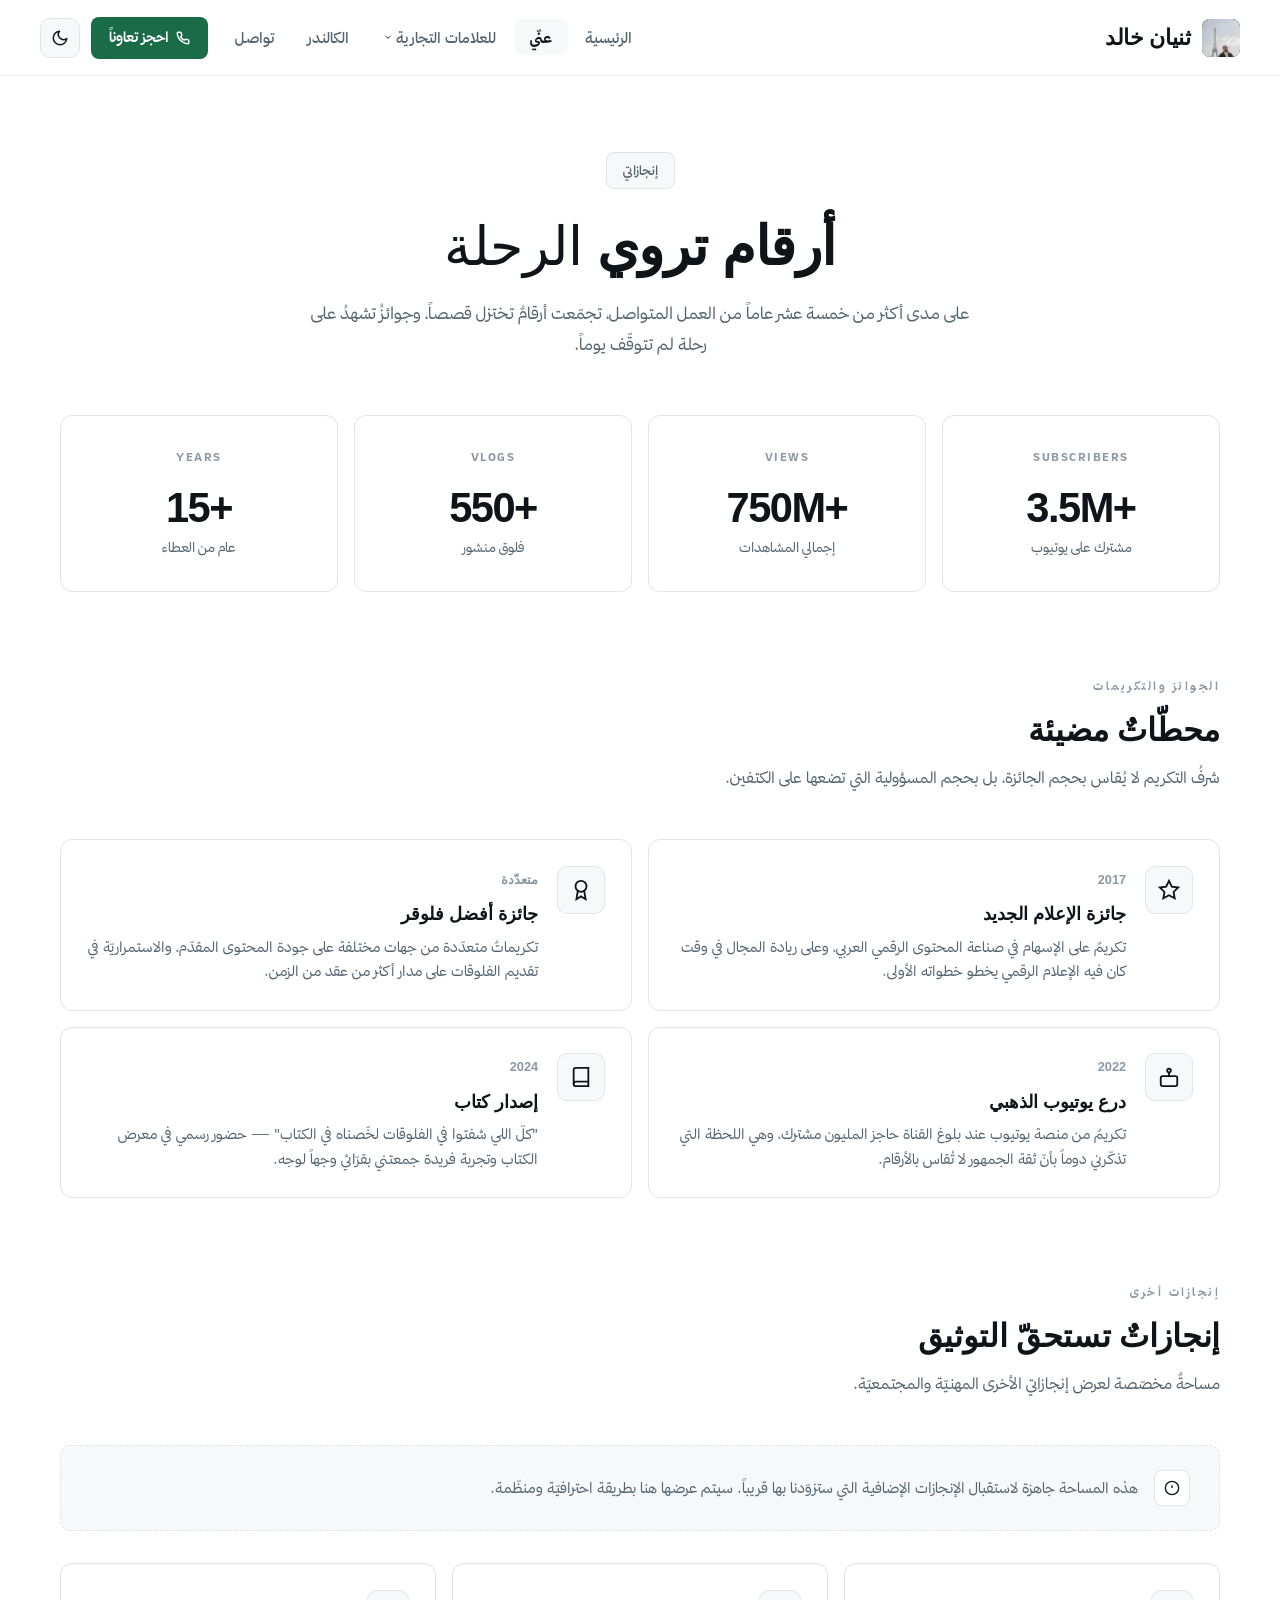
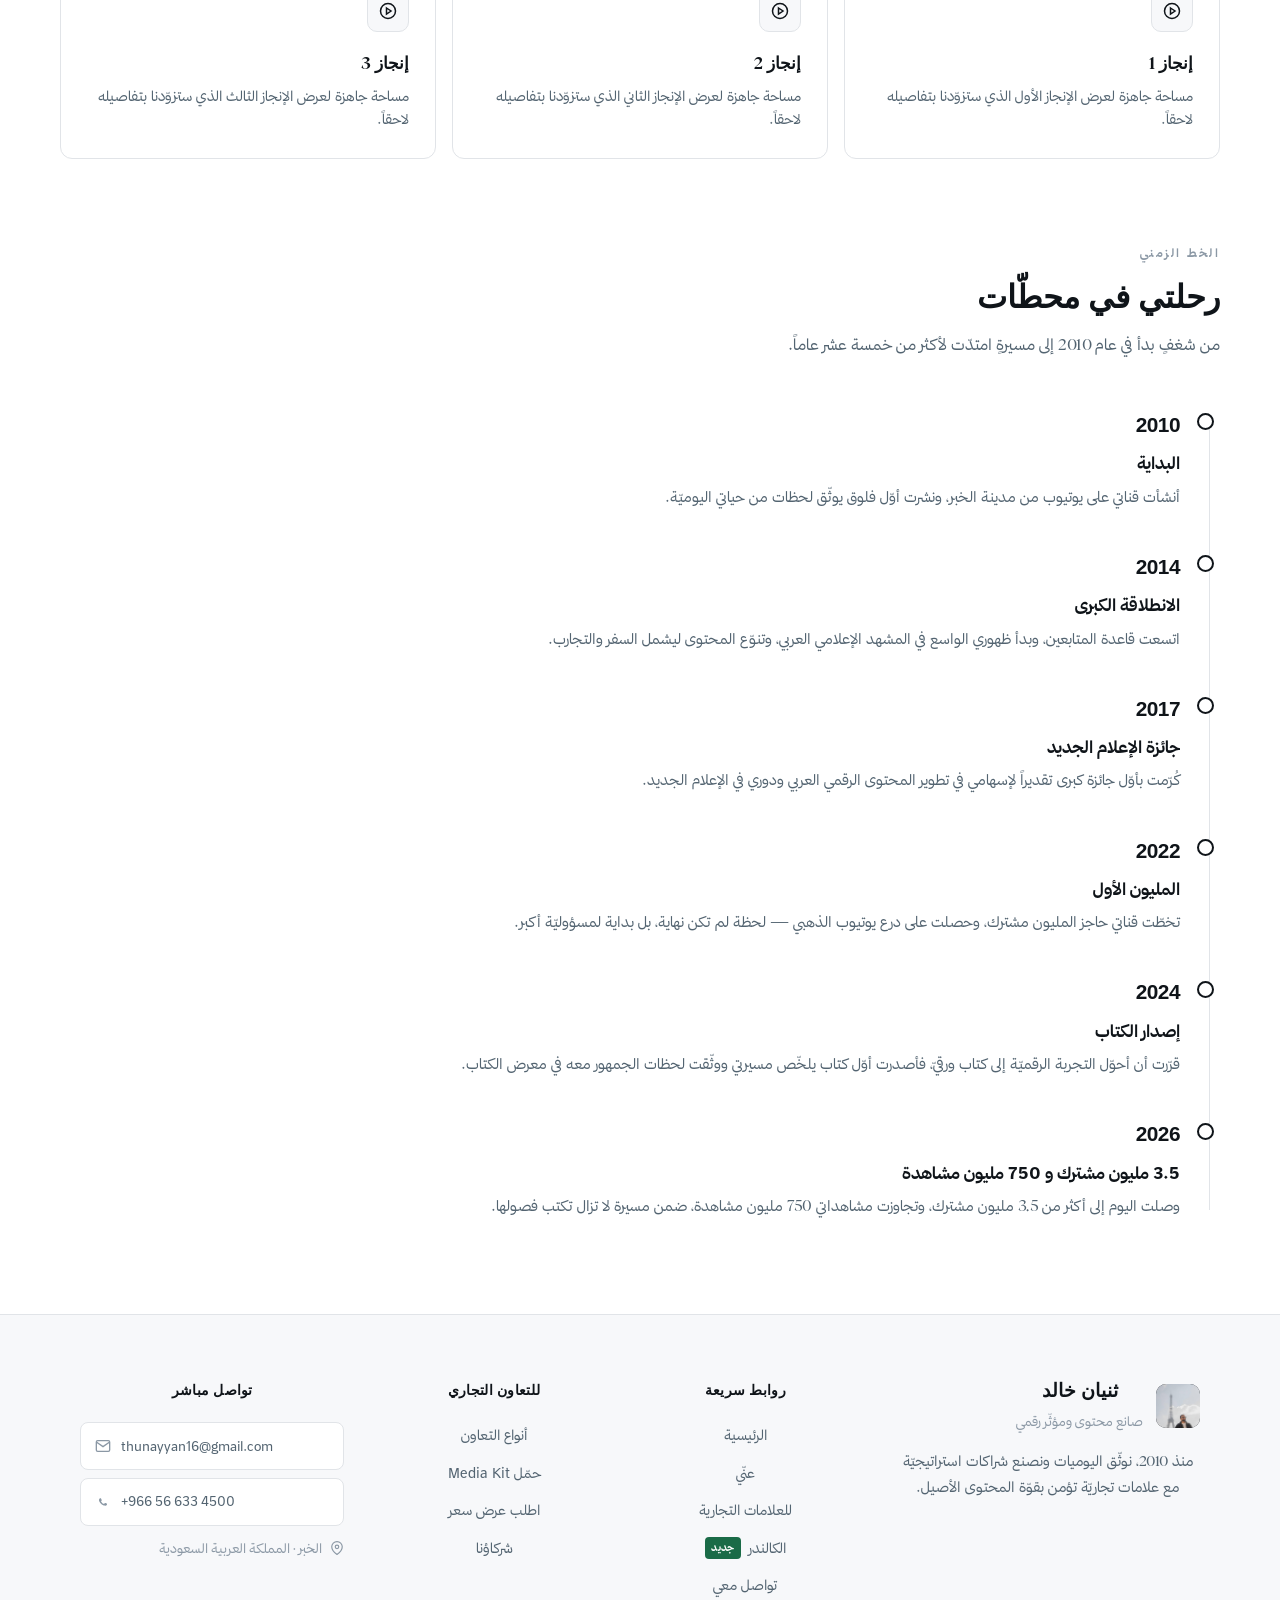
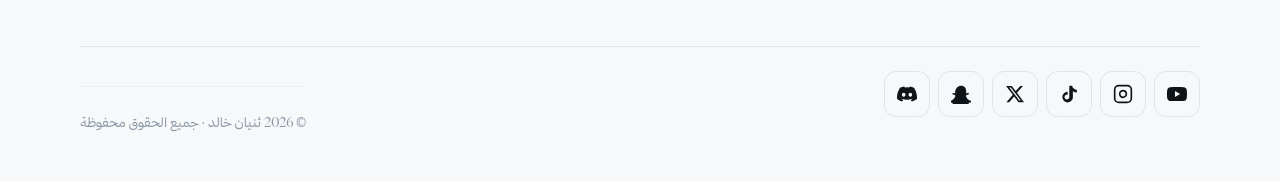
<file: achievements.html>
<!DOCTYPE html>
<html lang="ar" dir="rtl">
<head>
<meta charset="UTF-8">
<meta name="viewport" content="width=device-width, initial-scale=1.0">
<title>إنجازاتي | ثنيان خالد · جوائز ومحطات مضيئة</title>
<meta name="description" content="محطات بارزة من مسيرة ثنيان خالد: جائزة الإعلام الجديد، أفضل فلوقر، درع يوتيوب الذهبي، وأكثر.">

<meta name="title" content="إنجازاتي | ثنيان خالد · جوائز ومحطات مضيئة">
<meta name="robots" content="index, follow, max-image-preview:large">
<meta name="author" content="Thunayyan Khalid">
<meta name="geo.region" content="SA">
<meta name="theme-color" content="#0f1419">

<!-- Open Graph -->
<meta property="og:type" content="website">
<meta property="og:url" content="https://saealsh.github.io/toun/achievements.html">
<meta property="og:title" content="إنجازاتي | ثنيان خالد · جوائز ومحطات مضيئة">
<meta property="og:description" content="محطات بارزة من مسيرة ثنيان خالد: جائزة الإعلام الجديد، أفضل فلوقر، درع يوتيوب الذهبي، وأكثر.">
<meta property="og:image" content="https://saealsh.github.io/toun/thunayyan.jpg">
<meta property="og:locale" content="ar_SA">
<meta property="og:site_name" content="ثنيان خالد">

<!-- Twitter -->
<meta name="twitter:card" content="summary_large_image">
<meta name="twitter:site" content="@Thunayyan16">
<meta name="twitter:title" content="إنجازاتي | ثنيان خالد · جوائز ومحطات مضيئة">
<meta name="twitter:description" content="محطات بارزة من مسيرة ثنيان خالد: جائزة الإعلام الجديد، أفضل فلوقر، درع يوتيوب الذهبي، وأكثر.">
<meta name="twitter:image" content="https://saealsh.github.io/toun/thunayyan.jpg">

<!-- Canonical -->
<link rel="canonical" href="https://saealsh.github.io/toun/achievements.html">
<link rel="icon" type="image/jpeg" href="thunayyan.jpg">
<link rel="preconnect" href="https://fonts.googleapis.com">
<link rel="preconnect" href="https://fonts.gstatic.com" crossorigin>
<link rel="stylesheet" href="styles.css">
<style>
.big-stats{
  display:grid;
  grid-template-columns:repeat(4,1fr);
  gap:1rem;
  margin-bottom:5rem;
}
.big-stat{
  background:var(--bg-card);
  border:1px solid var(--border);
  border-radius:12px;
  padding:2rem 1.5rem;
  text-align:center;
  transition:all .25s;
}
.big-stat:hover{
  border-color:var(--text-muted);
  transform:translateY(-2px);
  box-shadow:var(--shadow);
}
.big-stat .label-top{
  font-size:.7rem;
  letter-spacing:1.5px;
  font-weight:700;
  color:var(--text-muted);
  margin-bottom:1.2rem;
  text-transform:uppercase;
}
.big-stat .num{
  font-family:'Inter',sans-serif;
  font-size:2.6rem;
  font-weight:700;
  color:var(--text);
  line-height:1;
  margin-bottom:.4rem;
  letter-spacing:-1.5px;
  direction:ltr;
  display:inline-block;
}
.big-stat .desc{
  color:var(--text-soft);
  font-size:.85rem;
}

.awards{margin-bottom:5rem}
.awards-grid{
  display:grid;
  grid-template-columns:repeat(2,1fr);
  gap:1rem;
  margin-top:2rem;
}
.award{
  display:flex;
  gap:1.2rem;
  padding:1.6rem;
  background:var(--bg-card);
  border:1px solid var(--border);
  border-radius:12px;
  transition:all .25s;
}
.award:hover{
  border-color:var(--text-muted);
  transform:translateY(-2px);
}
.award-medal{
  width:48px;height:48px;
  flex-shrink:0;
  border-radius:10px;
  background:var(--bg-soft);
  border:1px solid var(--border);
  display:flex;
  align-items:center;
  justify-content:center;
  color:var(--text);
}
.award-medal svg{width:22px;height:22px}
.award h4{
  font-family:'IBM Plex Sans Arabic',sans-serif;
  font-size:1.1rem;
  font-weight:700;
  color:var(--text);
  margin-bottom:.3rem;
}
.award .year{
  color:var(--text-muted);
  font-size:.8rem;
  font-weight:700;
  margin-bottom:.5rem;
  font-family:'Inter',sans-serif;
  direction:ltr;
  display:inline-block;
}
.award p{color:var(--text-soft);font-size:.9rem;line-height:1.7;margin:0}

/* قسم الإنجازات الإضافية */
.extra-achievements{
  margin-bottom:5rem;
}
.placeholder-note{
  padding:1.5rem 1.8rem;
  background:var(--bg-soft);
  border:1px dashed var(--border);
  border-radius:10px;
  display:flex;
  align-items:center;
  gap:1rem;
  color:var(--text-soft);
  font-size:.92rem;
}
.placeholder-note .icon{
  width:36px;height:36px;
  flex-shrink:0;
  border-radius:8px;
  background:var(--bg-card);
  border:1px solid var(--border);
  display:flex;
  align-items:center;
  justify-content:center;
  color:var(--text);
}
.placeholder-note .icon svg{width:16px;height:16px}

.achievement-cards{
  display:grid;
  grid-template-columns:repeat(3,1fr);
  gap:1rem;
  margin-top:2rem;
}
.achievement-card{
  padding:1.6rem;
  background:var(--bg-card);
  border:1px solid var(--border);
  border-radius:12px;
  transition:all .25s;
}
.achievement-card:hover{
  border-color:var(--text-muted);
  transform:translateY(-2px);
}
.achievement-card .ach-icon{
  width:42px;height:42px;
  border-radius:10px;
  background:var(--bg-soft);
  border:1px solid var(--border);
  display:flex;
  align-items:center;
  justify-content:center;
  color:var(--text);
  margin-bottom:1rem;
}
.achievement-card .ach-icon svg{width:18px;height:18px}
.achievement-card h4{
  font-family:'IBM Plex Sans Arabic',sans-serif;
  font-size:1.05rem;
  font-weight:700;
  color:var(--text);
  margin-bottom:.4rem;
}
.achievement-card p{
  color:var(--text-soft);
  font-size:.88rem;
  line-height:1.7;
  margin:0;
}

/* الخط الزمني */
.timeline-wrap{
  position:relative;
  padding-right:2.5rem;
  margin-top:2rem;
}
.timeline-wrap::before{
  content:'';
  position:absolute;
  top:.5rem;
  bottom:.5rem;
  right:.6rem;
  width:1px;
  background:var(--border);
}
.tl-item{
  position:relative;
  padding-bottom:2.5rem;
}
.tl-item:last-child{padding-bottom:0}
.tl-item::before{
  content:'';
  position:absolute;
  top:.4rem;
  right:-2.1rem;
  width:13px;height:13px;
  border-radius:50%;
  background:var(--bg);
  border:2px solid var(--text);
  transition:all .3s;
}
.tl-item:hover::before{
  background:var(--text);
}
.tl-item .year{
  font-family:'Inter',sans-serif;
  font-size:1.3rem;
  font-weight:700;
  color:var(--text);
  margin-bottom:.3rem;
  direction:ltr;
  display:inline-block;
  letter-spacing:-.5px;
}
.tl-item h4{
  font-size:1.05rem;
  font-weight:700;
  color:var(--text);
  margin-bottom:.4rem;
}
.tl-item p{
  color:var(--text-soft);
  font-size:.92rem;
  line-height:1.7;
  margin:0;
}

@media (max-width:1024px){
  .big-stats{grid-template-columns:repeat(2,1fr)}
  .awards-grid{grid-template-columns:1fr}
  .achievement-cards{grid-template-columns:1fr 1fr}
}
@media (max-width:600px){
  .big-stats{grid-template-columns:1fr 1fr;gap:.7rem}
  .big-stat{padding:1.5rem 1rem}
  .big-stat .num{font-size:2rem}
  .award{flex-direction:column;gap:.8rem;padding:1.4rem}
  .achievement-cards{grid-template-columns:1fr}
  .timeline-wrap{padding-right:1.8rem}
  .tl-item::before{right:-1.4rem}
}
</style>
</head>
<body data-page="about">

<div id="site-header-slot"></div>

<main>
  <div class="container">
    <section class="page-hero">
      <div class="breadcrumb">إنجازاتي</div>
      <h1>أرقام تروي <span class="accent">الرحلة</span></h1>
      <p class="lead">على مدى أكثر من خمسة عشر عاماً من العمل المتواصل، تجمّعت أرقامٌ تختزل قصصاً، وجوائزُ تشهدُ على رحلة لم تتوقّف يوماً.</p>
    </section>

    <section>
      <div class="big-stats">
        <div class="big-stat reveal">
          <div class="label-top">SUBSCRIBERS</div>
          <div class="num">3.5M+</div>
          <div class="desc">مشترك على يوتيوب</div>
        </div>
        <div class="big-stat reveal">
          <div class="label-top">VIEWS</div>
          <div class="num">750M+</div>
          <div class="desc">إجمالي المشاهدات</div>
        </div>
        <div class="big-stat reveal">
          <div class="label-top">VLOGS</div>
          <div class="num">550+</div>
          <div class="desc">فلوق منشور</div>
        </div>
        <div class="big-stat reveal">
          <div class="label-top">YEARS</div>
          <div class="num">15+</div>
          <div class="desc">عام من العطاء</div>
        </div>
      </div>

      <div class="awards">
        <div class="eyebrow reveal">الجوائز والتكريمات</div>
        <h2 class="section-title reveal">محطّاتٌ مضيئة</h2>
        <p class="section-subtitle reveal">شرفُ التكريم لا يُقاس بحجم الجائزة، بل بحجم المسؤولية التي تضعها على الكتفين.</p>
        
        <div class="awards-grid">
          <div class="award reveal">
            <div class="award-medal">
              <svg viewBox="0 0 24 24" fill="none" stroke="currentColor" stroke-width="2"><polygon points="12 2 15.09 8.26 22 9.27 17 14.14 18.18 21.02 12 17.77 5.82 21.02 7 14.14 2 9.27 8.91 8.26 12 2"/></svg>
            </div>
            <div>
              <div class="year">2017</div>
              <h4>جائزة الإعلام الجديد</h4>
              <p>تكريمٌ على الإسهام في صناعة المحتوى الرقمي العربي، وعلى ريادة المجال في وقت كان فيه الإعلام الرقمي يخطو خطواته الأولى.</p>
            </div>
          </div>
          <div class="award reveal">
            <div class="award-medal">
              <svg viewBox="0 0 24 24" fill="none" stroke="currentColor" stroke-width="2"><circle cx="12" cy="8" r="6"/><path d="M15.5 13l1.5 9-5-3-5 3 1.5-9"/></svg>
            </div>
            <div>
              <div class="year">متعدّدة</div>
              <h4>جائزة أفضل فلوقر</h4>
              <p>تكريماتٌ متعدّدة من جهات مختلفة على جودة المحتوى المقدّم، والاستمراريّة في تقديم الفلوقات على مدار أكثر من عقد من الزمن.</p>
            </div>
          </div>
          <div class="award reveal">
            <div class="award-medal">
              <svg viewBox="0 0 24 24" fill="none" stroke="currentColor" stroke-width="2"><rect x="3" y="11" width="18" height="11" rx="2"/><circle cx="12" cy="5" r="2"/><path d="M12 7v4"/><line x1="8" y1="16" x2="8" y2="16"/><line x1="16" y1="16" x2="16" y2="16"/></svg>
            </div>
            <div>
              <div class="year">2022</div>
              <h4>درع يوتيوب الذهبي</h4>
              <p>تكريمٌ من منصة يوتيوب عند بلوغ القناة حاجز المليون مشترك، وهي اللحظة التي تذكّرني دوماً بأنّ ثقة الجمهور لا تُقاس بالأرقام.</p>
            </div>
          </div>
          <div class="award reveal">
            <div class="award-medal">
              <svg viewBox="0 0 24 24" fill="none" stroke="currentColor" stroke-width="2"><path d="M4 19.5A2.5 2.5 0 016.5 17H20"/><path d="M6.5 2H20v20H6.5A2.5 2.5 0 014 19.5v-15A2.5 2.5 0 016.5 2z"/></svg>
            </div>
            <div>
              <div class="year">2024</div>
              <h4>إصدار كتاب</h4>
              <p>"كلّ اللي شفتوا في الفلوقات لخّصناه في الكتاب" — حضور رسمي في معرض الكتاب وتجربة فريدة جمعتني بقرّائي وجهاً لوجه.</p>
            </div>
          </div>
        </div>
      </div>

      <div class="extra-achievements">
        <div class="eyebrow reveal">إنجازات أخرى</div>
        <h2 class="section-title reveal">إنجازاتٌ تستحقّ التوثيق</h2>
        <p class="section-subtitle reveal">مساحةٌ مخصّصة لعرض إنجازاتي الأخرى المهنيّة والمجتمعيّة.</p>

        <div class="placeholder-note reveal">
          <div class="icon">
            <svg viewBox="0 0 24 24" fill="none" stroke="currentColor" stroke-width="2"><circle cx="12" cy="12" r="10"/><line x1="12" y1="8" x2="12" y2="12"/><line x1="12" y1="16" x2="12.01" y2="16"/></svg>
          </div>
          <span>هذه المساحة جاهزة لاستقبال الإنجازات الإضافية التي ستزوّدنا بها قريباً. سيتم عرضها هنا بطريقة احترافيّة ومنظّمة.</span>
        </div>

        <div class="achievement-cards">
          <div class="achievement-card reveal">
            <div class="ach-icon">
              <svg viewBox="0 0 24 24" fill="none" stroke="currentColor" stroke-width="2"><circle cx="12" cy="12" r="10"/><polygon points="10 8 16 12 10 16 10 8"/></svg>
            </div>
            <h4>إنجاز <span class="num">1</span></h4>
            <p>مساحة جاهزة لعرض الإنجاز الأول الذي ستزوّدنا بتفاصيله لاحقاً.</p>
          </div>
          <div class="achievement-card reveal">
            <div class="ach-icon">
              <svg viewBox="0 0 24 24" fill="none" stroke="currentColor" stroke-width="2"><circle cx="12" cy="12" r="10"/><polygon points="10 8 16 12 10 16 10 8"/></svg>
            </div>
            <h4>إنجاز <span class="num">2</span></h4>
            <p>مساحة جاهزة لعرض الإنجاز الثاني الذي ستزوّدنا بتفاصيله لاحقاً.</p>
          </div>
          <div class="achievement-card reveal">
            <div class="ach-icon">
              <svg viewBox="0 0 24 24" fill="none" stroke="currentColor" stroke-width="2"><circle cx="12" cy="12" r="10"/><polygon points="10 8 16 12 10 16 10 8"/></svg>
            </div>
            <h4>إنجاز <span class="num">3</span></h4>
            <p>مساحة جاهزة لعرض الإنجاز الثالث الذي ستزوّدنا بتفاصيله لاحقاً.</p>
          </div>
        </div>
      </div>

      <div>
        <div class="eyebrow reveal">الخط الزمني</div>
        <h2 class="section-title reveal">رحلتي في محطّات</h2>
        <p class="section-subtitle reveal">من شغفٍ بدأ في عام <span class="num">2010</span> إلى مسيرةٍ امتدّت لأكثر من خمسة عشر عاماً.</p>
        
        <div class="timeline-wrap">
          <div class="tl-item reveal">
            <div class="year">2010</div>
            <h4>البداية</h4>
            <p>أنشأت قناتي على يوتيوب من مدينة الخبر، ونشرت أوّل فلوق يوثّق لحظات من حياتي اليوميّة.</p>
          </div>
          <div class="tl-item reveal">
            <div class="year">2014</div>
            <h4>الانطلاقة الكبرى</h4>
            <p>اتسعت قاعدة المتابعين، وبدأ ظهوري الواسع في المشهد الإعلامي العربي، وتنوّع المحتوى ليشمل السفر والتجارب.</p>
          </div>
          <div class="tl-item reveal">
            <div class="year">2017</div>
            <h4>جائزة الإعلام الجديد</h4>
            <p>كُرّمت بأوّل جائزة كبرى تقديراً لإسهامي في تطوير المحتوى الرقمي العربي ودوري في الإعلام الجديد.</p>
          </div>
          <div class="tl-item reveal">
            <div class="year">2022</div>
            <h4>المليون الأول</h4>
            <p>تخطّت قناتي حاجز المليون مشترك، وحصلت على درع يوتيوب الذهبي — لحظة لم تكن نهاية، بل بداية لمسؤوليّة أكبر.</p>
          </div>
          <div class="tl-item reveal">
            <div class="year">2024</div>
            <h4>إصدار الكتاب</h4>
            <p>قرّرت أن أحوّل التجربة الرقميّة إلى كتاب ورقيّ، فأصدرت أوّل كتاب يلخّص مسيرتي ووثّقت لحظات الجمهور معه في معرض الكتاب.</p>
          </div>
          <div class="tl-item reveal">
            <div class="year">2026</div>
            <h4>3.5 مليون مشترك و 750 مليون مشاهدة</h4>
            <p>وصلت اليوم إلى أكثر من <span class="num">3.5</span> مليون مشترك، وتجاوزت مشاهداتي <span class="num">750</span> مليون مشاهدة، ضمن مسيرة لا تزال تكتب فصولها.</p>
          </div>
        </div>
      </div>
    </section>
  </div>
</main>

<div id="site-footer-slot"></div>

<script src="script.js" defer></script>
</body>
</html>
</file>
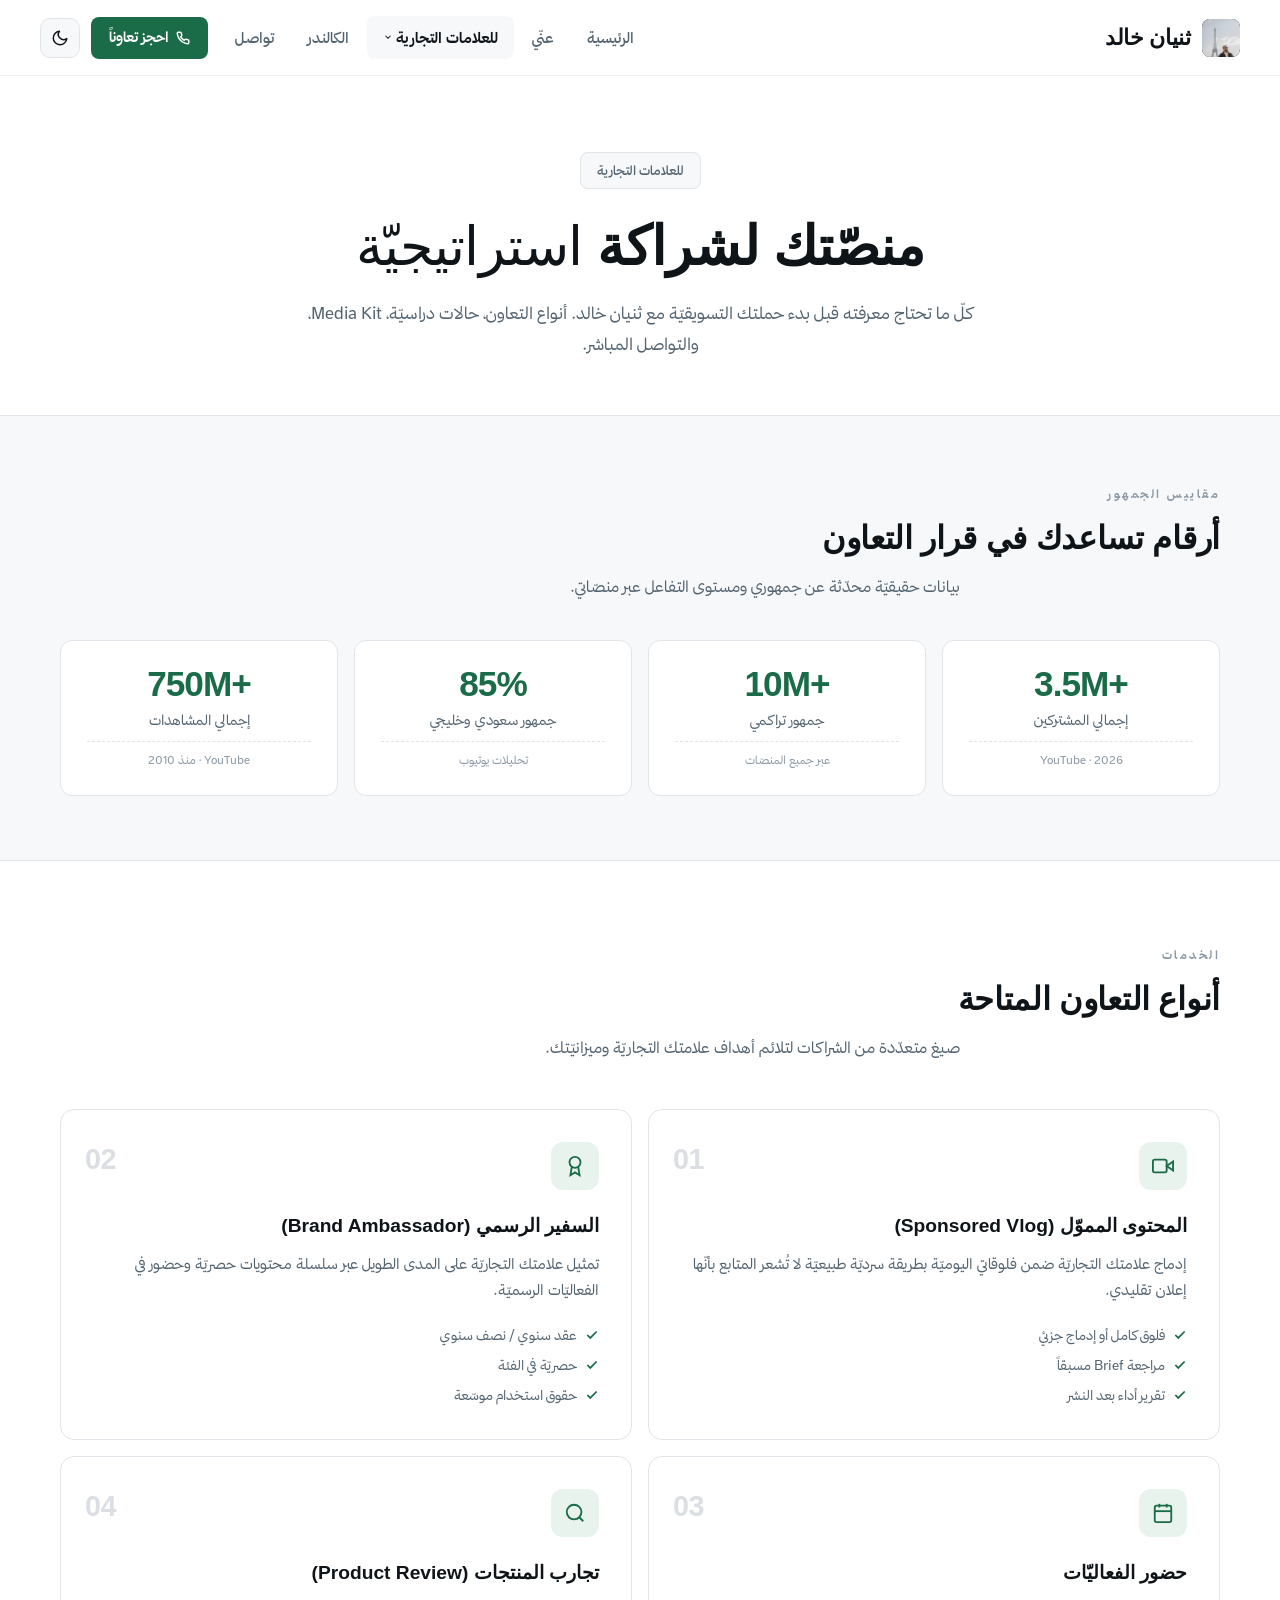
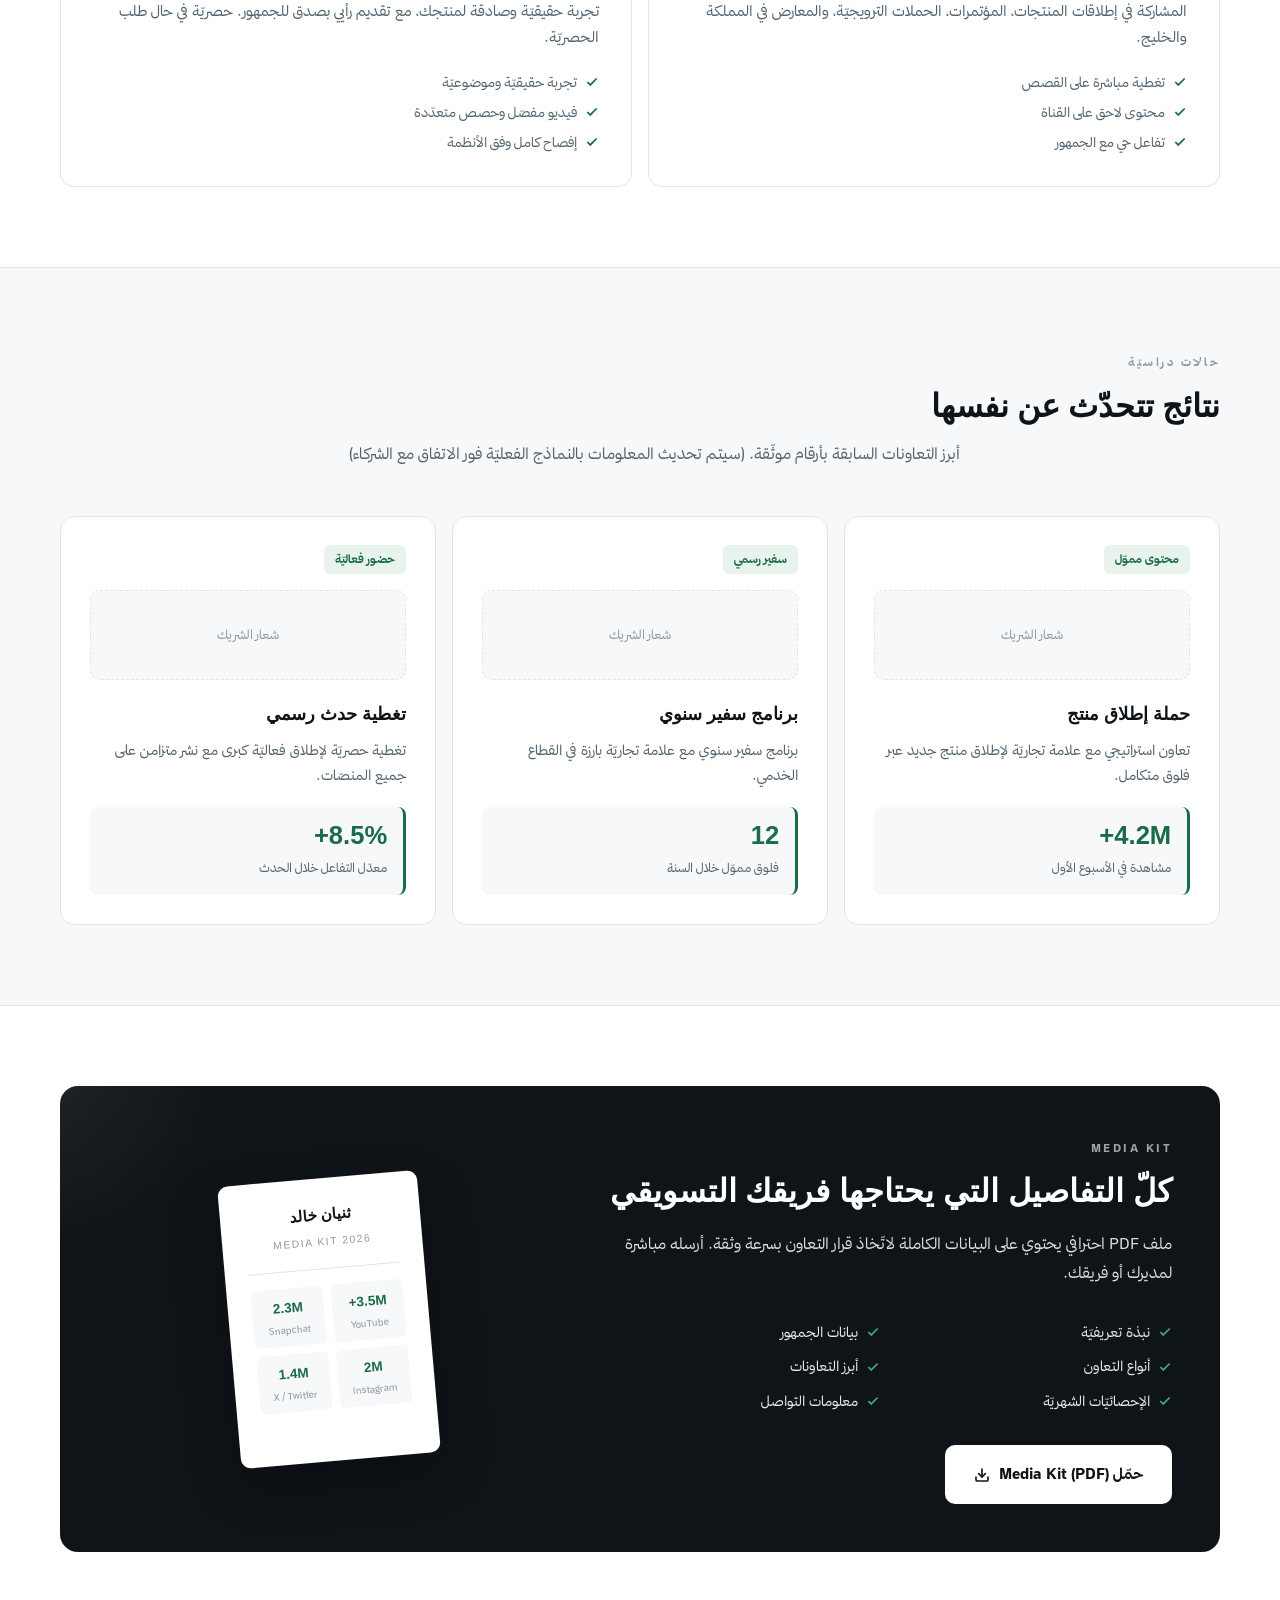
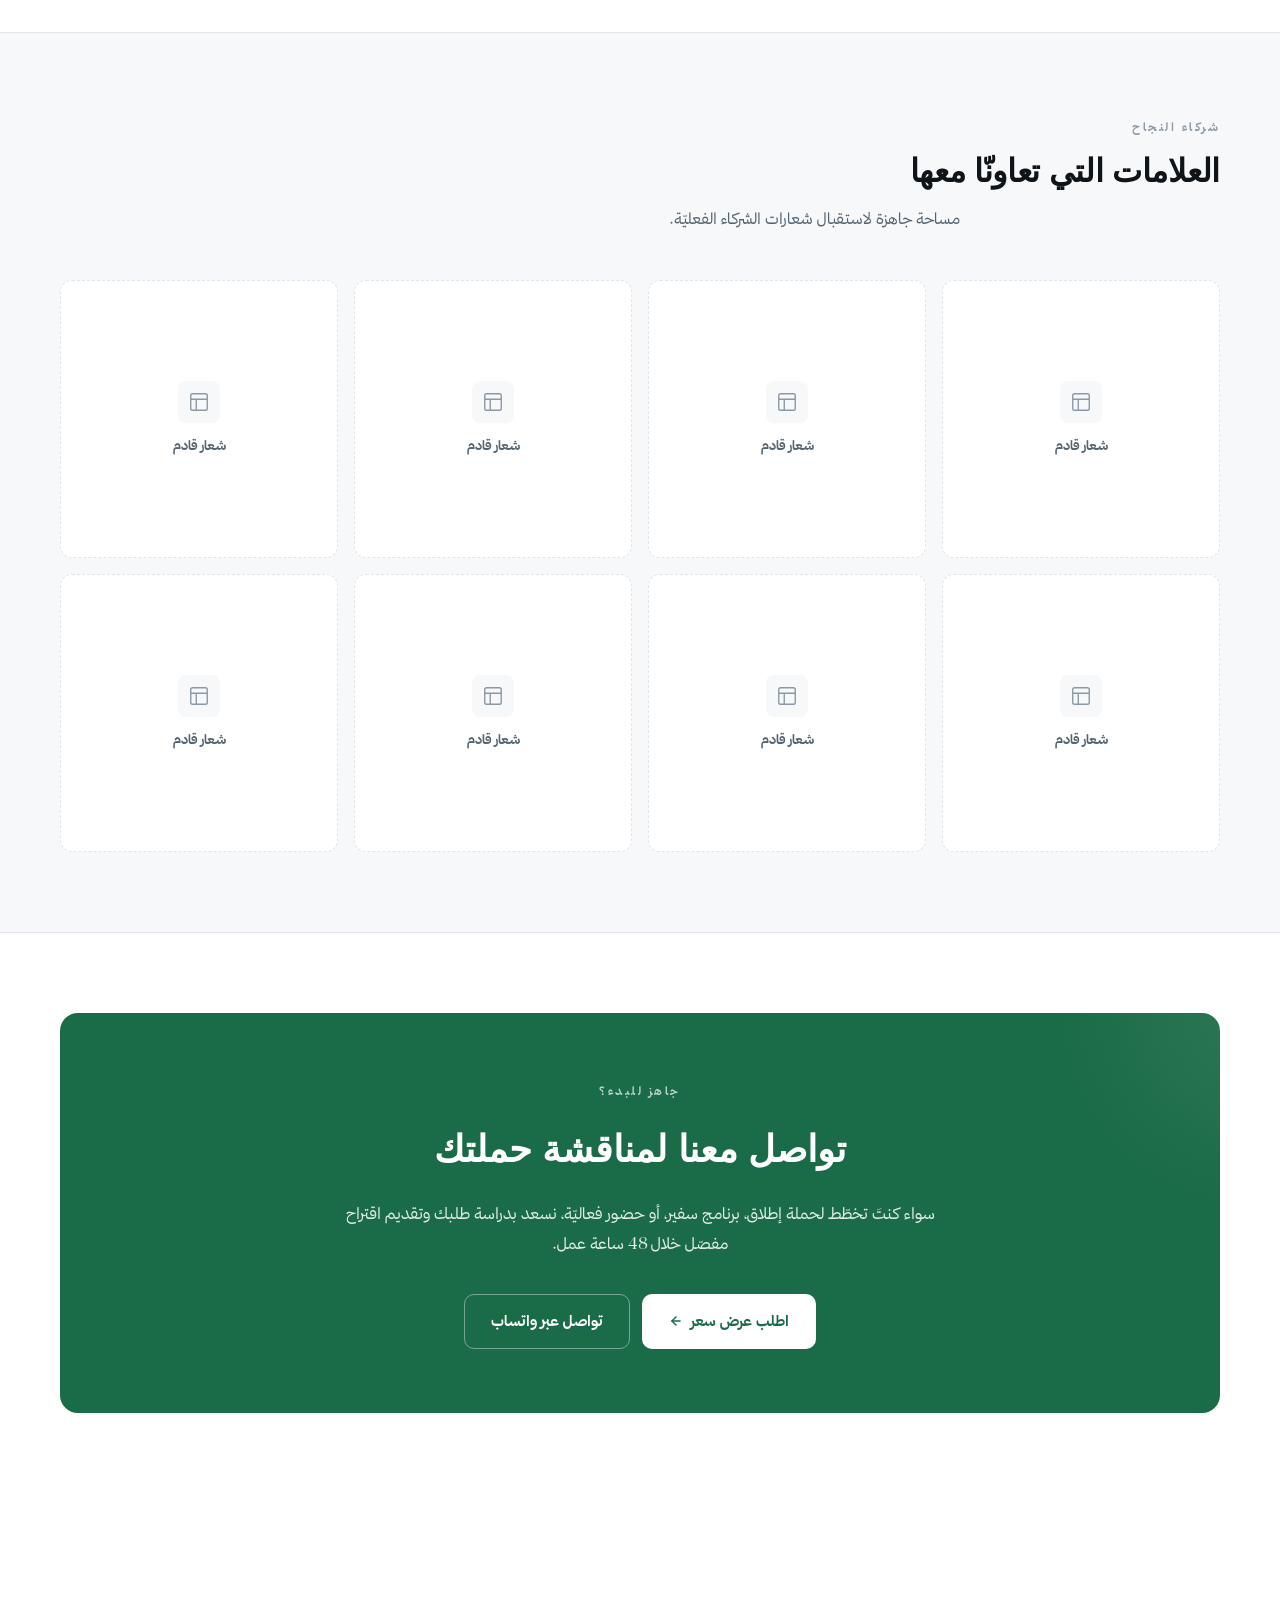
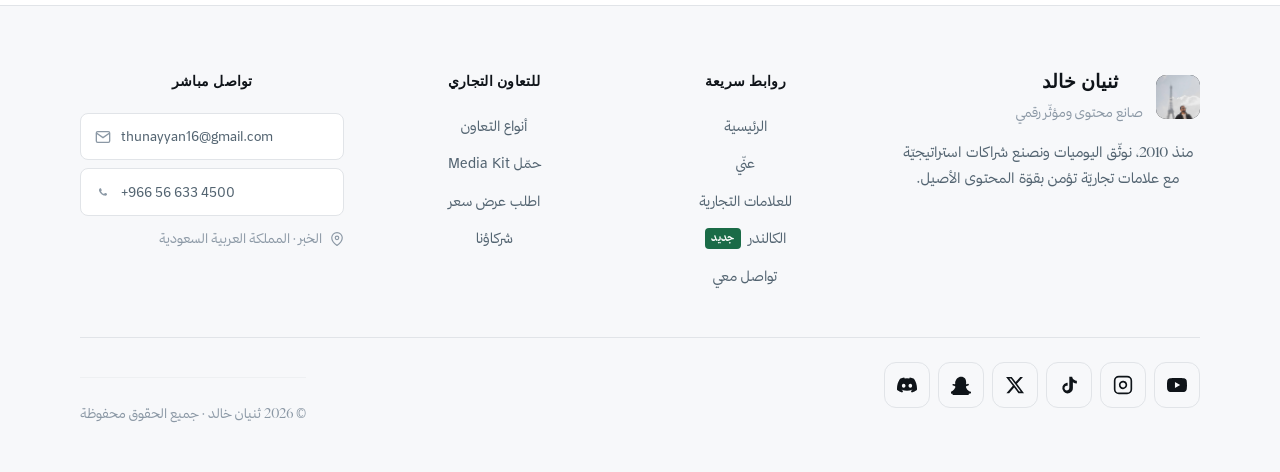
<file: brands.html>
<!DOCTYPE html>
<html lang="ar" dir="rtl">
<head>
<meta charset="UTF-8">
<meta name="viewport" content="width=device-width, initial-scale=1.0">
<meta name="theme-color" content="#0f1419">

<title>للعلامات التجارية | ثنيان خالد · تعاونات وحملات تسويقيّة</title>
<meta name="description" content="منصّتك للتعاون مع ثنيان خالد. اكتشف أنواع التعاون، حالات دراسيّة لشراكات سابقة، وحمّل Media Kit الرسمي للحملات.">
<meta name="robots" content="index, follow">

<!-- Open Graph -->
<meta property="og:type" content="website">
<meta property="og:url" content="https://saealsh.github.io/toun/brands.html">
<meta property="og:title" content="للعلامات التجارية | ثنيان خالد">
<meta property="og:description" content="منصّتك للتعاون مع ثنيان خالد. أنواع التعاون، حالات دراسيّة، وMedia Kit الرسمي.">
<meta property="og:image" content="https://saealsh.github.io/toun/thunayyan.jpg">
<meta property="og:locale" content="ar_SA">

<link rel="canonical" href="https://saealsh.github.io/toun/brands.html">
<link rel="icon" type="image/jpeg" href="thunayyan.jpg">
<link rel="apple-touch-icon" href="thunayyan.jpg">

<link rel="preconnect" href="https://fonts.googleapis.com">
<link rel="preconnect" href="https://fonts.gstatic.com" crossorigin>
<link rel="stylesheet" href="styles.css">

<style>
/* ===== Audience Metrics ===== */
.metrics-section{
  padding:4rem 0;
  background:var(--bg-soft);
  border-block:1px solid var(--border);
}
.metrics-grid{
  display:grid;
  grid-template-columns:repeat(4,1fr);
  gap:1rem;
  margin-top:2.5rem;
}
.metric{
  background:var(--bg-card);
  border:1px solid var(--border);
  border-radius:12px;
  padding:1.6rem;
  text-align:center;
}
.metric .val{
  font-family:'Inter',sans-serif;
  font-size:2.2rem;
  font-weight:700;
  color:var(--brand);
  line-height:1;
  margin-bottom:.4rem;
  letter-spacing:-1px;
  direction:ltr;
  display:inline-block;
}
.metric .lbl{
  color:var(--text-soft);
  font-size:.88rem;
  margin-bottom:.2rem;
}
.metric .src{
  color:var(--text-muted);
  font-size:.72rem;
  margin-top:.5rem;
  padding-top:.5rem;
  border-top:1px dashed var(--border);
}

/* ===== Services ===== */
.services-section{padding:5rem 0}
.services-grid{
  display:grid;
  grid-template-columns:repeat(2,1fr);
  gap:1rem;
  margin-top:3rem;
}
.service-card{
  background:var(--bg-card);
  border:1px solid var(--border);
  border-radius:14px;
  padding:2rem;
  position:relative;
  transition:all .25s ease;
}
.service-card:hover{
  border-color:var(--brand);
  transform:translateY(-3px);
  box-shadow:var(--shadow);
}
.service-num{
  position:absolute;
  top:1.5rem;
  left:1.5rem;
  font-family:'Inter',sans-serif;
  font-size:1.8rem;
  font-weight:700;
  color:var(--text-muted);
  opacity:.3;
  letter-spacing:-.5px;
}
.service-icon{
  width:48px;height:48px;
  border-radius:12px;
  background:var(--brand-soft);
  color:var(--brand);
  display:flex;
  align-items:center;
  justify-content:center;
  margin-bottom:1.2rem;
}
.service-icon svg{width:22px;height:22px}
.service-card h3{
  font-family:'IBM Plex Sans Arabic',sans-serif;
  font-size:1.2rem;
  font-weight:700;
  color:var(--text);
  margin-bottom:.5rem;
}
.service-card p{
  color:var(--text-soft);
  font-size:.92rem;
  line-height:1.8;
  margin-bottom:1.2rem;
}
.service-features{
  list-style:none;
  padding:0;
  margin:0;
  display:flex;
  flex-direction:column;
  gap:.4rem;
}
.service-features li{
  display:flex;
  align-items:center;
  gap:.5rem;
  font-size:.85rem;
  color:var(--text-soft);
}
.service-features li svg{
  width:14px;height:14px;
  color:var(--brand);
  flex-shrink:0;
}

/* ===== Case Studies ===== */
.cases-section{
  padding:5rem 0;
  background:var(--bg-soft);
  border-block:1px solid var(--border);
}
.cases-grid{
  display:grid;
  grid-template-columns:repeat(3,1fr);
  gap:1rem;
  margin-top:3rem;
}
.case-card{
  background:var(--bg-card);
  border:1px solid var(--border);
  border-radius:14px;
  padding:1.8rem;
  position:relative;
}
.case-tag{
  display:inline-block;
  padding:.25rem .7rem;
  background:var(--brand-soft);
  color:var(--brand);
  border-radius:6px;
  font-size:.72rem;
  font-weight:700;
  margin-bottom:1rem;
}
.case-logo-placeholder{
  width:100%;
  height:90px;
  background:var(--bg-soft);
  border:1px dashed var(--border);
  border-radius:10px;
  display:flex;
  align-items:center;
  justify-content:center;
  color:var(--text-muted);
  font-size:.8rem;
  margin-bottom:1.2rem;
}
.case-card h3{
  font-family:'IBM Plex Sans Arabic',sans-serif;
  font-size:1.1rem;
  font-weight:700;
  color:var(--text);
  margin-bottom:.5rem;
}
.case-card .case-desc{
  color:var(--text-soft);
  font-size:.88rem;
  line-height:1.8;
  margin-bottom:1.2rem;
}
.case-result{
  padding:1rem;
  background:var(--bg-soft);
  border-radius:8px;
  border-right:3px solid var(--brand);
}
.case-result-num{
  font-family:'Inter',sans-serif;
  font-size:1.6rem;
  font-weight:700;
  color:var(--brand);
  line-height:1;
  direction:ltr;
  display:inline-block;
}
.case-result-lbl{
  color:var(--text-soft);
  font-size:.78rem;
  margin-top:.3rem;
}

/* ===== Media Kit Section ===== */
.mediakit-section{
  padding:5rem 0;
}
.mediakit-card{
  background:var(--accent);
  color:var(--bg);
  border-radius:18px;
  padding:3rem;
  display:grid;
  grid-template-columns:1.3fr 1fr;
  gap:3rem;
  align-items:center;
  position:relative;
  overflow:hidden;
}
.mediakit-card::before{
  content:'';
  position:absolute;
  top:-50%;
  left:-20%;
  width:400px;height:400px;
  background:radial-gradient(circle,rgba(255,255,255,.08),transparent 70%);
}
.mediakit-content{position:relative;z-index:1}
.mediakit-content .eyebrow{
  color:rgba(255,255,255,.6);
  margin-bottom:.8rem;
}
.mediakit-content h2{
  font-family:'IBM Plex Sans Arabic',sans-serif;
  font-size:2rem;
  font-weight:700;
  margin-bottom:1rem;
  line-height:1.3;
}
.mediakit-content p{
  font-size:.98rem;
  opacity:.85;
  margin-bottom:2rem;
  line-height:1.9;
}
.mediakit-includes{
  list-style:none;
  padding:0;
  margin:0 0 2rem;
  display:grid;
  grid-template-columns:1fr 1fr;
  gap:.6rem;
}
.mediakit-includes li{
  display:flex;
  align-items:center;
  gap:.5rem;
  font-size:.88rem;
  opacity:.9;
}
.mediakit-includes li svg{
  width:14px;height:14px;
  color:#3fb88e;
  flex-shrink:0;
}
.mediakit-btn{
  display:inline-flex;
  align-items:center;
  gap:.6rem;
  padding:1rem 1.8rem;
  background:var(--bg);
  color:var(--text);
  border-radius:10px;
  font-weight:700;
  font-size:.95rem;
  text-decoration:none;
  transition:all .2s;
}
.mediakit-btn:hover{
  background:var(--bg-soft);
  transform:translateY(-2px);
}

.mediakit-visual{
  position:relative;
  z-index:1;
  display:flex;
  justify-content:center;
  align-items:center;
}
.mediakit-preview{
  width:200px;
  aspect-ratio:1/1.414;
  background:var(--bg);
  border-radius:10px;
  box-shadow:0 20px 50px rgba(0,0,0,.3);
  padding:1.5rem;
  color:var(--text);
  transform:rotate(-5deg);
}
.preview-header{
  text-align:center;
  margin-bottom:1rem;
  padding-bottom:1rem;
  border-bottom:1px solid var(--border);
}
.preview-header .pname{
  font-family:'IBM Plex Sans Arabic',sans-serif;
  font-weight:700;
  font-size:.95rem;
}
.preview-header .pkit{
  font-size:.65rem;
  color:var(--text-muted);
  letter-spacing:1.5px;
  font-family:'Inter',sans-serif;
  margin-top:.3rem;
}
.preview-stats{
  display:grid;
  grid-template-columns:1fr 1fr;
  gap:.5rem;
}
.preview-stat{
  text-align:center;
  padding:.5rem;
  background:var(--bg-soft);
  border-radius:5px;
}
.preview-stat .pn{
  font-family:'Inter',sans-serif;
  font-size:.85rem;
  font-weight:700;
  color:var(--brand);
  display:block;
}
.preview-stat .pl{
  font-size:.6rem;
  color:var(--text-muted);
  margin-top:.1rem;
}

/* ===== Partners ===== */
.partners-section{padding:5rem 0;background:var(--bg-soft);border-block:1px solid var(--border)}
.partners-grid{
  display:grid;
  grid-template-columns:repeat(4,1fr);
  gap:1rem;
  margin-top:3rem;
}
.partner{
  aspect-ratio:1;
  background:var(--bg-card);
  border:1px dashed var(--border);
  border-radius:12px;
  display:flex;
  flex-direction:column;
  align-items:center;
  justify-content:center;
  padding:1.2rem;
  transition:all .25s ease;
  text-align:center;
}
.partner:hover{
  border-color:var(--brand);
  border-style:solid;
}
.partner-mark{
  width:42px;height:42px;
  border-radius:8px;
  background:var(--bg-soft);
  display:flex;
  align-items:center;
  justify-content:center;
  color:var(--text-muted);
  margin-bottom:.7rem;
}
.partner-name{
  font-size:.82rem;
  color:var(--text-soft);
  font-weight:600;
}

/* ===== Final CTA ===== */
.brands-cta{padding:5rem 0 6rem}
.cta-box{
  padding:4rem 3rem;
  background:var(--brand);
  border-radius:18px;
  text-align:center;
  color:#fff;
  position:relative;
  overflow:hidden;
}
.cta-box::before{
  content:'';
  position:absolute;
  top:-50%;
  right:-20%;
  width:400px;height:400px;
  background:radial-gradient(circle,rgba(255,255,255,.08),transparent 70%);
}
.cta-box .eyebrow{color:rgba(255,255,255,.7);margin-bottom:1rem}
.cta-box h2{
  font-family:'IBM Plex Sans Arabic',sans-serif;
  font-size:clamp(1.7rem,3vw,2.3rem);
  font-weight:700;
  margin-bottom:1rem;
  position:relative;
}
.cta-box p{
  font-size:1rem;
  opacity:.88;
  margin-bottom:2.2rem;
  max-width:600px;
  margin-left:auto;
  margin-right:auto;
  line-height:1.9;
  position:relative;
}
.cta-box-actions{
  display:flex;
  gap:.8rem;
  justify-content:center;
  flex-wrap:wrap;
  position:relative;
}
.cta-box .btn-light{background:#fff;color:var(--brand)}
.cta-box .btn-light:hover{background:var(--bg-soft)}
.cta-box .btn-outline{background:transparent;color:#fff;border:1.5px solid rgba(255,255,255,.4)}
.cta-box .btn-outline:hover{background:rgba(255,255,255,.1);border-color:#fff}

/* ===== Responsive ===== */
@media (max-width:1024px){
  .metrics-grid{grid-template-columns:repeat(2,1fr)}
  .services-grid{grid-template-columns:1fr}
  .cases-grid{grid-template-columns:1fr;gap:.8rem}
  .mediakit-card{grid-template-columns:1fr;gap:2rem;padding:2.5rem}
  .partners-grid{grid-template-columns:repeat(3,1fr)}
}
@media (max-width:600px){
  .metrics-grid{grid-template-columns:1fr 1fr;gap:.7rem}
  .metric{padding:1.2rem .8rem}
  .metric .val{font-size:1.7rem}
  .mediakit-includes{grid-template-columns:1fr}
  .mediakit-card{padding:2rem 1.5rem}
  .mediakit-content h2{font-size:1.5rem}
  .partners-grid{grid-template-columns:repeat(2,1fr);gap:.7rem}
  .cta-box{padding:3rem 1.8rem}
  .cta-box-actions{flex-direction:column}
  .cta-box-actions .btn{width:100%;justify-content:center}
}
</style>
</head>
<body data-page="brands">

<main>
  <div class="container">
    <section class="page-hero">
      <div class="breadcrumb">للعلامات التجارية</div>
      <h1>منصّتك لشراكة <span class="accent">استراتيجيّة</span></h1>
      <p class="lead">كلّ ما تحتاج معرفته قبل بدء حملتك التسويقيّة مع ثنيان خالد. أنواع التعاون، حالات دراسيّة، Media Kit، والتواصل المباشر.</p>
    </section>
  </div>

  <!-- ============= مقاييس الجمهور ============= -->
  <section class="metrics-section">
    <div class="container">
      <div class="section-header">
        <div class="eyebrow reveal">مقاييس الجمهور</div>
        <h2 class="section-title reveal">أرقام تساعدك في قرار التعاون</h2>
        <p class="section-subtitle reveal" style="margin:0 auto">بيانات حقيقيّة محدّثة عن جمهوري ومستوى التفاعل عبر منصّاتي.</p>
      </div>

      <div class="metrics-grid">
        <div class="metric reveal">
          <div class="val">3.5M+</div>
          <div class="lbl">إجمالي المشتركين</div>
          <div class="src">YouTube · 2026</div>
        </div>
        <div class="metric reveal">
          <div class="val">10M+</div>
          <div class="lbl">جمهور تراكمي</div>
          <div class="src">عبر جميع المنصّات</div>
        </div>
        <div class="metric reveal">
          <div class="val">85%</div>
          <div class="lbl">جمهور سعودي وخليجي</div>
          <div class="src">تحليلات يوتيوب</div>
        </div>
        <div class="metric reveal">
          <div class="val">750M+</div>
          <div class="lbl">إجمالي المشاهدات</div>
          <div class="src">YouTube · منذ 2010</div>
        </div>
      </div>
    </div>
  </section>

  <!-- ============= أنواع التعاون ============= -->
  <section class="services-section" id="services">
    <div class="container">
      <div class="section-header">
        <div class="eyebrow reveal">الخدمات</div>
        <h2 class="section-title reveal">أنواع التعاون المتاحة</h2>
        <p class="section-subtitle reveal" style="margin:0 auto">صيغ متعدّدة من الشراكات لتلائم أهداف علامتك التجاريّة وميزانيّتك.</p>
      </div>

      <div class="services-grid">
        <div class="service-card reveal">
          <div class="service-num">01</div>
          <div class="service-icon">
            <svg viewBox="0 0 24 24" fill="none" stroke="currentColor" stroke-width="2"><polygon points="23 7 16 12 23 17 23 7"/><rect x="1" y="5" width="15" height="14" rx="2" ry="2"/></svg>
          </div>
          <h3>المحتوى المموّل (Sponsored Vlog)</h3>
          <p>إدماج علامتك التجاريّة ضمن فلوقاتي اليوميّة بطريقة سرديّة طبيعيّة لا تُشعر المتابع بأنّها إعلان تقليدي.</p>
          <ul class="service-features">
            <li><svg viewBox="0 0 24 24" fill="none" stroke="currentColor" stroke-width="3"><polyline points="20 6 9 17 4 12"/></svg>فلوق كامل أو إدماج جزئي</li>
            <li><svg viewBox="0 0 24 24" fill="none" stroke="currentColor" stroke-width="3"><polyline points="20 6 9 17 4 12"/></svg>مراجعة Brief مسبقاً</li>
            <li><svg viewBox="0 0 24 24" fill="none" stroke="currentColor" stroke-width="3"><polyline points="20 6 9 17 4 12"/></svg>تقرير أداء بعد النشر</li>
          </ul>
        </div>

        <div class="service-card reveal">
          <div class="service-num">02</div>
          <div class="service-icon">
            <svg viewBox="0 0 24 24" fill="none" stroke="currentColor" stroke-width="2"><circle cx="12" cy="8" r="6"/><path d="M15.5 13l1.5 9-5-3-5 3 1.5-9"/></svg>
          </div>
          <h3>السفير الرسمي (Brand Ambassador)</h3>
          <p>تمثيل علامتك التجاريّة على المدى الطويل عبر سلسلة محتويات حصريّة وحضور في الفعاليّات الرسميّة.</p>
          <ul class="service-features">
            <li><svg viewBox="0 0 24 24" fill="none" stroke="currentColor" stroke-width="3"><polyline points="20 6 9 17 4 12"/></svg>عقد سنوي / نصف سنوي</li>
            <li><svg viewBox="0 0 24 24" fill="none" stroke="currentColor" stroke-width="3"><polyline points="20 6 9 17 4 12"/></svg>حصريّة في الفئة</li>
            <li><svg viewBox="0 0 24 24" fill="none" stroke="currentColor" stroke-width="3"><polyline points="20 6 9 17 4 12"/></svg>حقوق استخدام موسّعة</li>
          </ul>
        </div>

        <div class="service-card reveal">
          <div class="service-num">03</div>
          <div class="service-icon">
            <svg viewBox="0 0 24 24" fill="none" stroke="currentColor" stroke-width="2"><rect x="3" y="4" width="18" height="18" rx="2" ry="2"/><line x1="16" y1="2" x2="16" y2="6"/><line x1="8" y1="2" x2="8" y2="6"/><line x1="3" y1="10" x2="21" y2="10"/></svg>
          </div>
          <h3>حضور الفعاليّات</h3>
          <p>المشاركة في إطلاقات المنتجات، المؤتمرات، الحملات الترويجيّة، والمعارض في المملكة والخليج.</p>
          <ul class="service-features">
            <li><svg viewBox="0 0 24 24" fill="none" stroke="currentColor" stroke-width="3"><polyline points="20 6 9 17 4 12"/></svg>تغطية مباشرة على القصص</li>
            <li><svg viewBox="0 0 24 24" fill="none" stroke="currentColor" stroke-width="3"><polyline points="20 6 9 17 4 12"/></svg>محتوى لاحق على القناة</li>
            <li><svg viewBox="0 0 24 24" fill="none" stroke="currentColor" stroke-width="3"><polyline points="20 6 9 17 4 12"/></svg>تفاعل حي مع الجمهور</li>
          </ul>
        </div>

        <div class="service-card reveal">
          <div class="service-num">04</div>
          <div class="service-icon">
            <svg viewBox="0 0 24 24" fill="none" stroke="currentColor" stroke-width="2"><circle cx="11" cy="11" r="8"/><line x1="21" y1="21" x2="16.65" y2="16.65"/></svg>
          </div>
          <h3>تجارب المنتجات (Product Review)</h3>
          <p>تجربة حقيقيّة وصادقة لمنتجك، مع تقديم رأيي بصدق للجمهور. حصريّة في حال طلب الحصريّة.</p>
          <ul class="service-features">
            <li><svg viewBox="0 0 24 24" fill="none" stroke="currentColor" stroke-width="3"><polyline points="20 6 9 17 4 12"/></svg>تجربة حقيقيّة وموضوعيّة</li>
            <li><svg viewBox="0 0 24 24" fill="none" stroke="currentColor" stroke-width="3"><polyline points="20 6 9 17 4 12"/></svg>فيديو مفصّل وحصص متعدّدة</li>
            <li><svg viewBox="0 0 24 24" fill="none" stroke="currentColor" stroke-width="3"><polyline points="20 6 9 17 4 12"/></svg>إفصاح كامل وفق الأنظمة</li>
          </ul>
        </div>
      </div>
    </div>
  </section>

  <!-- ============= حالات دراسيّة ============= -->
  <section class="cases-section" id="cases">
    <div class="container">
      <div class="section-header">
        <div class="eyebrow reveal">حالات دراسيّة</div>
        <h2 class="section-title reveal">نتائج تتحدّث عن نفسها</h2>
        <p class="section-subtitle reveal" style="margin:0 auto">أبرز التعاونات السابقة بأرقام موثّقة. (سيتم تحديث المعلومات بالنماذج الفعليّة فور الاتفاق مع الشركاء)</p>
      </div>

      <div class="cases-grid">
        <div class="case-card reveal">
          <div class="case-tag">محتوى مموّل</div>
          <div class="case-logo-placeholder">شعار الشريك</div>
          <h3>حملة إطلاق منتج</h3>
          <p class="case-desc">تعاون استراتيجي مع علامة تجاريّة لإطلاق منتج جديد عبر فلوق متكامل.</p>
          <div class="case-result">
            <span class="case-result-num">+4.2M</span>
            <div class="case-result-lbl">مشاهدة في الأسبوع الأول</div>
          </div>
        </div>

        <div class="case-card reveal">
          <div class="case-tag">سفير رسمي</div>
          <div class="case-logo-placeholder">شعار الشريك</div>
          <h3>برنامج سفير سنوي</h3>
          <p class="case-desc">برنامج سفير سنوي مع علامة تجاريّة بارزة في القطاع الخدمي.</p>
          <div class="case-result">
            <span class="case-result-num">12</span>
            <div class="case-result-lbl">فلوق مموّل خلال السنة</div>
          </div>
        </div>

        <div class="case-card reveal">
          <div class="case-tag">حضور فعاليّة</div>
          <div class="case-logo-placeholder">شعار الشريك</div>
          <h3>تغطية حدث رسمي</h3>
          <p class="case-desc">تغطية حصريّة لإطلاق فعاليّة كبرى مع نشر متزامن على جميع المنصّات.</p>
          <div class="case-result">
            <span class="case-result-num">+8.5%</span>
            <div class="case-result-lbl">معدّل التفاعل خلال الحدث</div>
          </div>
        </div>
      </div>
    </div>
  </section>

  <!-- ============= Media Kit ============= -->
  <section class="mediakit-section" id="media-kit">
    <div class="container">
      <div class="mediakit-card reveal">
        <div class="mediakit-content">
          <div class="eyebrow">MEDIA KIT</div>
          <h2>كلّ التفاصيل التي يحتاجها فريقك التسويقي</h2>
          <p>ملف PDF احترافي يحتوي على البيانات الكاملة لاتّخاذ قرار التعاون بسرعة وثقة. أرسله مباشرة لمديرك أو فريقك.</p>
          
          <ul class="mediakit-includes">
            <li><svg viewBox="0 0 24 24" fill="none" stroke="currentColor" stroke-width="3"><polyline points="20 6 9 17 4 12"/></svg>نبذة تعريفيّة</li>
            <li><svg viewBox="0 0 24 24" fill="none" stroke="currentColor" stroke-width="3"><polyline points="20 6 9 17 4 12"/></svg>بيانات الجمهور</li>
            <li><svg viewBox="0 0 24 24" fill="none" stroke="currentColor" stroke-width="3"><polyline points="20 6 9 17 4 12"/></svg>أنواع التعاون</li>
            <li><svg viewBox="0 0 24 24" fill="none" stroke="currentColor" stroke-width="3"><polyline points="20 6 9 17 4 12"/></svg>أبرز التعاونات</li>
            <li><svg viewBox="0 0 24 24" fill="none" stroke="currentColor" stroke-width="3"><polyline points="20 6 9 17 4 12"/></svg>الإحصائيّات الشهريّة</li>
            <li><svg viewBox="0 0 24 24" fill="none" stroke="currentColor" stroke-width="3"><polyline points="20 6 9 17 4 12"/></svg>معلومات التواصل</li>
          </ul>

          <a href="#" onclick="event.preventDefault();alert('سيتم إضافة ملف Media Kit الرسمي قريباً. للاستفسارات: thunayyan16@gmail.com');" class="mediakit-btn">
            حمّل Media Kit (PDF)
            <svg width="16" height="16" viewBox="0 0 24 24" fill="none" stroke="currentColor" stroke-width="2.5" stroke-linecap="round" stroke-linejoin="round"><path d="M21 15v4a2 2 0 01-2 2H5a2 2 0 01-2-2v-4"/><polyline points="7 10 12 15 17 10"/><line x1="12" y1="15" x2="12" y2="3"/></svg>
          </a>
        </div>

        <div class="mediakit-visual">
          <div class="mediakit-preview">
            <div class="preview-header">
              <div class="pname">ثنيان خالد</div>
              <div class="pkit">MEDIA KIT 2026</div>
            </div>
            <div class="preview-stats">
              <div class="preview-stat">
                <span class="pn">3.5M+</span>
                <div class="pl">YouTube</div>
              </div>
              <div class="preview-stat">
                <span class="pn">2.3M</span>
                <div class="pl">Snapchat</div>
              </div>
              <div class="preview-stat">
                <span class="pn">2M</span>
                <div class="pl">Instagram</div>
              </div>
              <div class="preview-stat">
                <span class="pn">1.4M</span>
                <div class="pl">X / Twitter</div>
              </div>
            </div>
          </div>
        </div>
      </div>
    </div>
  </section>

  <!-- ============= شعارات الشركاء ============= -->
  <section class="partners-section" id="partners">
    <div class="container">
      <div class="section-header">
        <div class="eyebrow reveal">شركاء النجاح</div>
        <h2 class="section-title reveal">العلامات التي تعاونّا معها</h2>
        <p class="section-subtitle reveal" style="margin:0 auto">مساحة جاهزة لاستقبال شعارات الشركاء الفعليّة.</p>
      </div>

      <div class="partners-grid">
        <div class="partner reveal"><div class="partner-mark"><svg width="22" height="22" viewBox="0 0 24 24" fill="none" stroke="currentColor" stroke-width="1.5"><rect x="3" y="3" width="18" height="18" rx="2"/><path d="M3 9h18M9 21V9"/></svg></div><div class="partner-name">شعار قادم</div></div>
        <div class="partner reveal"><div class="partner-mark"><svg width="22" height="22" viewBox="0 0 24 24" fill="none" stroke="currentColor" stroke-width="1.5"><rect x="3" y="3" width="18" height="18" rx="2"/><path d="M3 9h18M9 21V9"/></svg></div><div class="partner-name">شعار قادم</div></div>
        <div class="partner reveal"><div class="partner-mark"><svg width="22" height="22" viewBox="0 0 24 24" fill="none" stroke="currentColor" stroke-width="1.5"><rect x="3" y="3" width="18" height="18" rx="2"/><path d="M3 9h18M9 21V9"/></svg></div><div class="partner-name">شعار قادم</div></div>
        <div class="partner reveal"><div class="partner-mark"><svg width="22" height="22" viewBox="0 0 24 24" fill="none" stroke="currentColor" stroke-width="1.5"><rect x="3" y="3" width="18" height="18" rx="2"/><path d="M3 9h18M9 21V9"/></svg></div><div class="partner-name">شعار قادم</div></div>
        <div class="partner reveal"><div class="partner-mark"><svg width="22" height="22" viewBox="0 0 24 24" fill="none" stroke="currentColor" stroke-width="1.5"><rect x="3" y="3" width="18" height="18" rx="2"/><path d="M3 9h18M9 21V9"/></svg></div><div class="partner-name">شعار قادم</div></div>
        <div class="partner reveal"><div class="partner-mark"><svg width="22" height="22" viewBox="0 0 24 24" fill="none" stroke="currentColor" stroke-width="1.5"><rect x="3" y="3" width="18" height="18" rx="2"/><path d="M3 9h18M9 21V9"/></svg></div><div class="partner-name">شعار قادم</div></div>
        <div class="partner reveal"><div class="partner-mark"><svg width="22" height="22" viewBox="0 0 24 24" fill="none" stroke="currentColor" stroke-width="1.5"><rect x="3" y="3" width="18" height="18" rx="2"/><path d="M3 9h18M9 21V9"/></svg></div><div class="partner-name">شعار قادم</div></div>
        <div class="partner reveal"><div class="partner-mark"><svg width="22" height="22" viewBox="0 0 24 24" fill="none" stroke="currentColor" stroke-width="1.5"><rect x="3" y="3" width="18" height="18" rx="2"/><path d="M3 9h18M9 21V9"/></svg></div><div class="partner-name">شعار قادم</div></div>
      </div>
    </div>
  </section>

  <!-- ============= CTA النهائي ============= -->
  <section class="brands-cta">
    <div class="container">
      <div class="cta-box reveal">
        <div class="eyebrow">جاهز للبدء؟</div>
        <h2>تواصل معنا لمناقشة حملتك</h2>
        <p>سواء كنتَ تخطّط لحملة إطلاق، برنامج سفير، أو حضور فعاليّة، نسعد بدراسة طلبك وتقديم اقتراح مفصّل خلال <span class="num">48</span> ساعة عمل.</p>
        <div class="cta-box-actions">
          <a href="contact.html#quote" class="btn btn-light">
            اطلب عرض سعر
            <svg width="14" height="14" viewBox="0 0 24 24" fill="none" stroke="currentColor" stroke-width="2.5" stroke-linecap="round" stroke-linejoin="round"><path d="M19 12H5"/><path d="M12 19l-7-7 7-7"/></svg>
          </a>
          <a href="https://api.whatsapp.com/send/?phone=966566334500&text=%D9%85%D8%B1%D8%AD%D8%A8%D8%A7%D9%8B%20%D8%A3%D8%B3%D8%AA%D8%A7%D8%B0%20%D8%AB%D9%86%D9%8A%D8%A7%D9%86%D8%8C%20%D8%A3%D8%AA%D9%88%D8%A7%D8%B5%D9%84%20%D9%85%D8%B9%D9%83%20%D8%A8%D8%AE%D8%B5%D9%88%D8%B5%20%D9%81%D8%B1%D8%B5%D8%A9%20%D8%AA%D8%B9%D8%A7%D9%88%D9%86%20%D8%AA%D8%AC%D8%A7%D8%B1%D9%8A." target="_blank" rel="noopener" class="btn btn-outline">
            تواصل عبر واتساب
          </a>
        </div>
      </div>
    </div>
  </section>
</main>

<script src="script.js" defer></script>
</body>
</html>
</file>
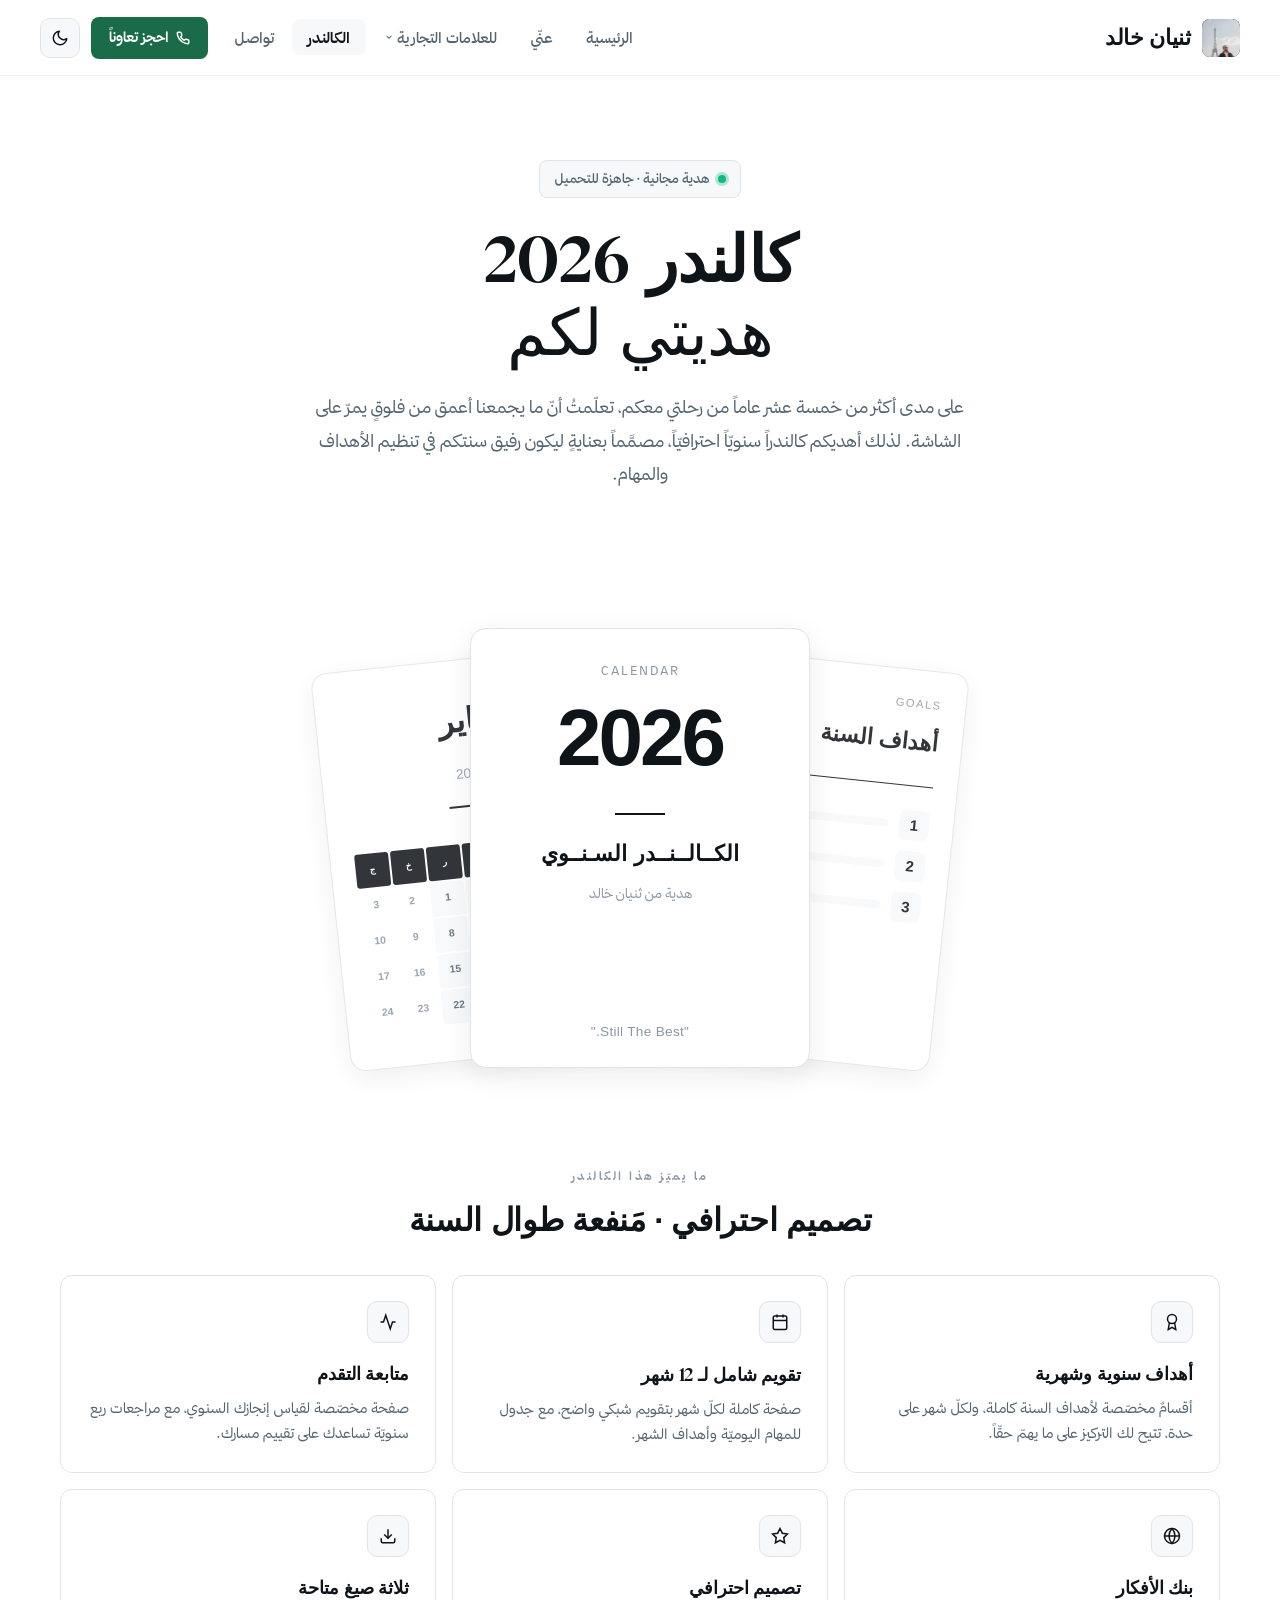
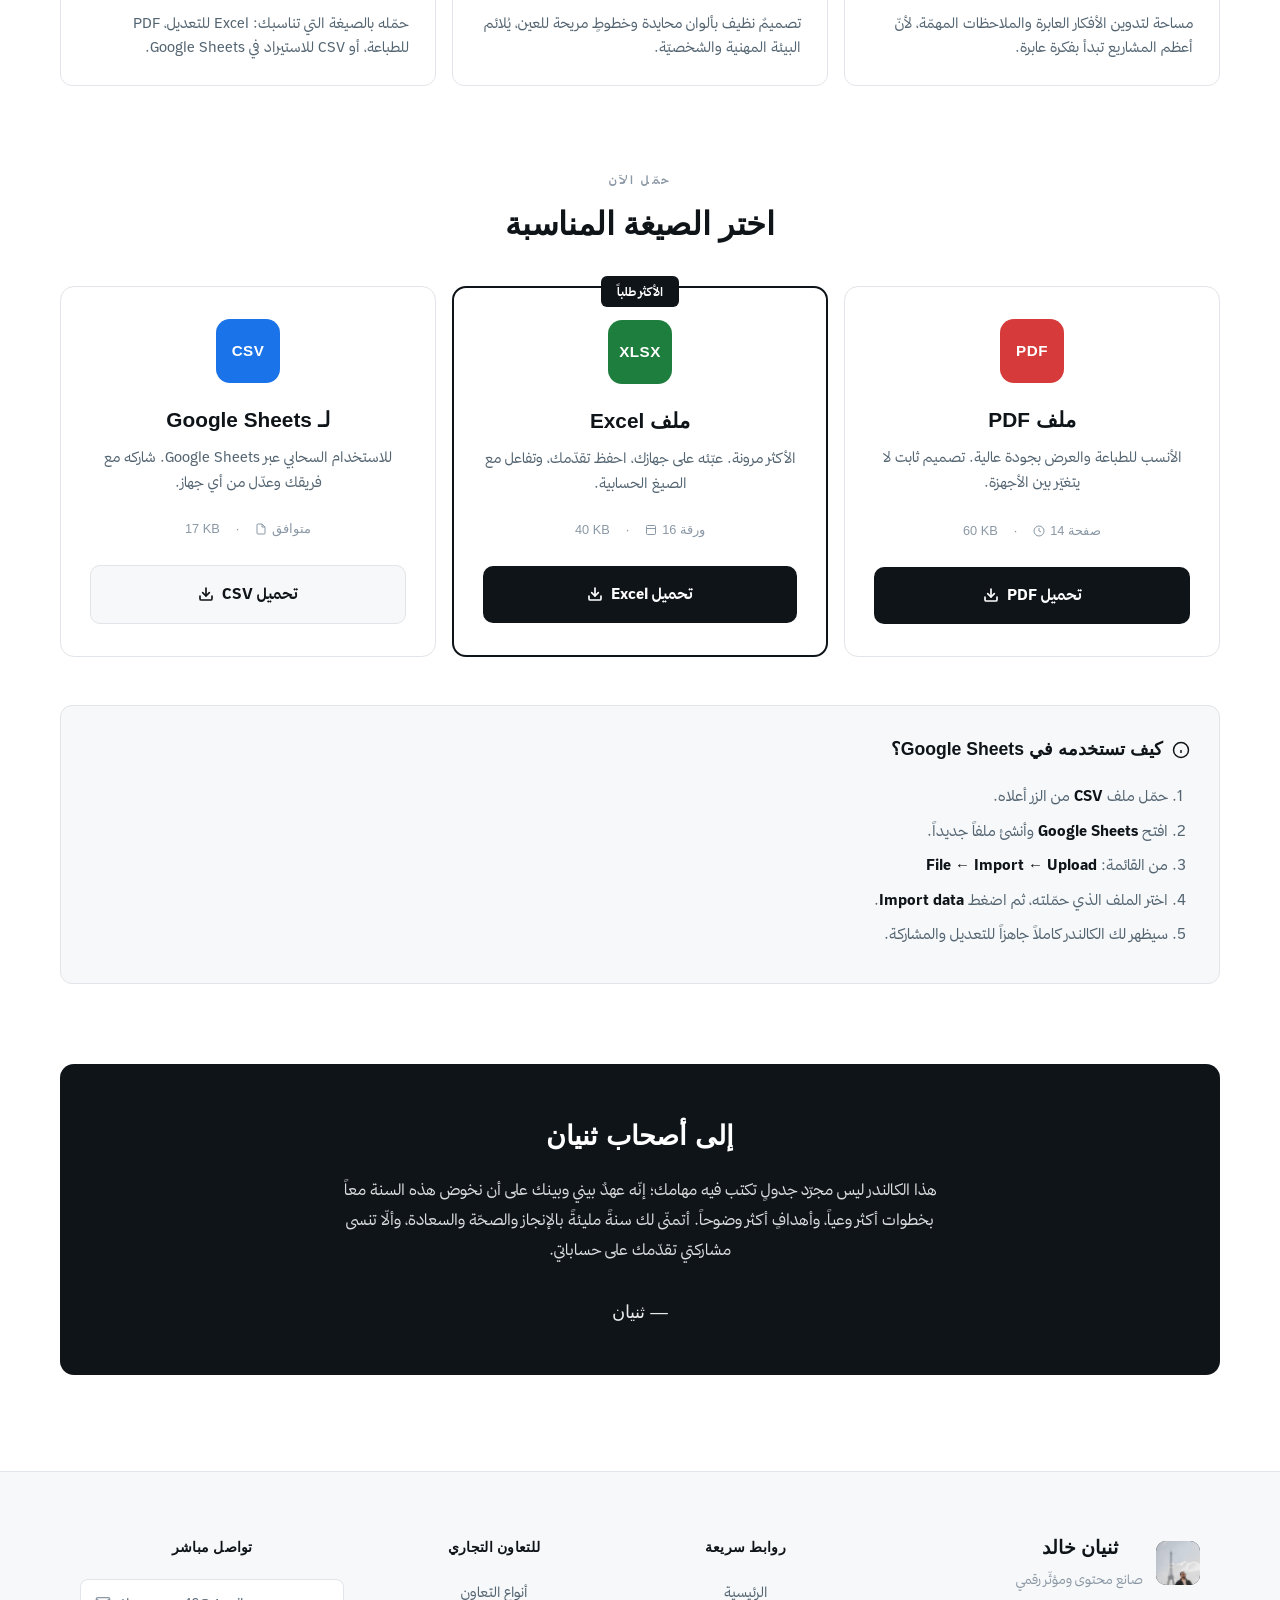
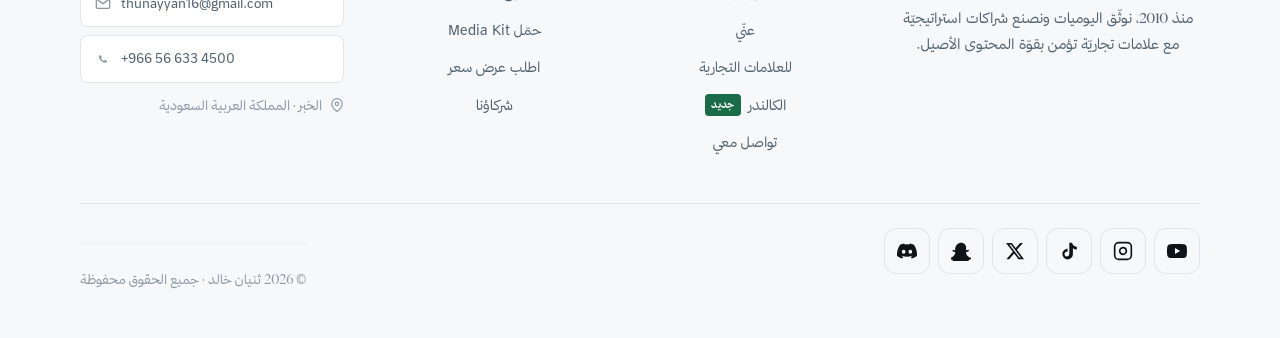
<file: calendar.html>
<!DOCTYPE html>
<html lang="ar" dir="rtl">
<head>
<meta charset="UTF-8">
<meta name="viewport" content="width=device-width, initial-scale=1.0">
<title>كالندر 2026 | هدية مجانية من ثنيان خالد</title>
<meta name="description" content="كالندر سنوي احترافي 2026 مجاني. حمّله بصيغة Excel أو PDF أو Google Sheets لتنظيم أهدافك ومهامك.">

<meta name="title" content="كالندر 2026 | هدية مجانية من ثنيان خالد">
<meta name="robots" content="index, follow, max-image-preview:large">
<meta name="author" content="Thunayyan Khalid">
<meta name="geo.region" content="SA">
<meta name="theme-color" content="#0f1419">

<!-- Open Graph -->
<meta property="og:type" content="website">
<meta property="og:url" content="https://saealsh.github.io/toun/calendar.html">
<meta property="og:title" content="كالندر 2026 | هدية مجانية من ثنيان خالد">
<meta property="og:description" content="كالندر سنوي احترافي 2026 مجاني. حمّله بصيغة Excel أو PDF أو Google Sheets لتنظيم أهدافك ومهامك.">
<meta property="og:image" content="https://saealsh.github.io/toun/thunayyan.jpg">
<meta property="og:locale" content="ar_SA">
<meta property="og:site_name" content="ثنيان خالد">

<!-- Twitter -->
<meta name="twitter:card" content="summary_large_image">
<meta name="twitter:site" content="@Thunayyan16">
<meta name="twitter:title" content="كالندر 2026 | هدية مجانية من ثنيان خالد">
<meta name="twitter:description" content="كالندر سنوي احترافي 2026 مجاني. حمّله بصيغة Excel أو PDF أو Google Sheets لتنظيم أهدافك ومهامك.">
<meta name="twitter:image" content="https://saealsh.github.io/toun/thunayyan.jpg">

<!-- Canonical -->
<link rel="canonical" href="https://saealsh.github.io/toun/calendar.html">
<link rel="icon" type="image/jpeg" href="thunayyan.jpg">
<link rel="preconnect" href="https://fonts.googleapis.com">
<link rel="preconnect" href="https://fonts.gstatic.com" crossorigin>
<link rel="stylesheet" href="styles.css">
<style>
.gift-hero{
  padding:5rem 0 3rem;
  text-align:center;
  position:relative;
}

.gift-badge{
  display:inline-flex;
  align-items:center;
  gap:.5rem;
  padding:.4rem .9rem;
  background:var(--bg-soft);
  border:1px solid var(--border);
  border-radius:8px;
  font-size:.82rem;
  color:var(--text-soft);
  margin-bottom:1.5rem;
  font-weight:500;
}
.gift-badge .dot{
  width:8px;height:8px;
  border-radius:50%;
  background:var(--success);
  position:relative;
}
.gift-badge .dot::after{
  content:'';
  position:absolute;
  inset:-3px;
  border-radius:50%;
  background:var(--success);
  opacity:.3;
  animation:ping 2s ease-in-out infinite;
}
@keyframes ping{
  0%{transform:scale(.8);opacity:.6}
  100%{transform:scale(1.8);opacity:0}
}

.gift-hero h1{
  font-family:'IBM Plex Sans Arabic',sans-serif;
  font-size:clamp(2.4rem,5vw,4rem);
  font-weight:700;
  color:var(--text);
  line-height:1.15;
  margin-bottom:1.2rem;
  letter-spacing:-.8px;
}
.gift-hero h1 .accent{font-weight:300;color:var(--text)}

.gift-hero p.lead{
  font-size:1.1rem;
  color:var(--text-soft);
  max-width:700px;
  margin:0 auto 2rem;
  line-height:1.9;
}

/* معاينة الكالندر */
.calendar-preview{
  max-width:880px;
  margin:3rem auto 4rem;
  position:relative;
}
.preview-stack{
  position:relative;
  height:480px;
  display:flex;
  align-items:center;
  justify-content:center;
}
.preview-card{
  position:absolute;
  background:var(--bg-card);
  border:1px solid var(--border);
  border-radius:16px;
  box-shadow:var(--shadow-lg);
  overflow:hidden;
  transition:transform .4s ease;
}
.preview-card.center{
  width:340px;
  height:440px;
  z-index:3;
  transform:translateY(-10px);
}
.preview-card.left{
  width:300px;
  height:400px;
  transform:translateX(-160px) rotate(-6deg);
  z-index:2;
  opacity:.85;
}
.preview-card.right{
  width:300px;
  height:400px;
  transform:translateX(160px) rotate(6deg);
  z-index:2;
  opacity:.85;
}

.preview-content{
  padding:1.5rem;
  height:100%;
  display:flex;
  flex-direction:column;
}
.preview-year{
  font-family:'Inter',sans-serif;
  font-size:5rem;
  font-weight:700;
  color:var(--text);
  line-height:1;
  letter-spacing:-3px;
  text-align:center;
  margin:1rem 0;
}
.preview-title{
  font-family:'IBM Plex Sans Arabic',sans-serif;
  font-size:1.4rem;
  font-weight:700;
  color:var(--text);
  text-align:center;
}
.preview-sub{
  font-size:.85rem;
  color:var(--text-muted);
  text-align:center;
  margin-top:.4rem;
}
.preview-divider{
  width:50px;
  height:2px;
  background:var(--text);
  margin:1.2rem auto;
}

.preview-month{
  font-family:'IBM Plex Sans Arabic',sans-serif;
  font-size:2rem;
  font-weight:700;
  color:var(--text);
  text-align:center;
  margin:.5rem 0;
}
.preview-mini-grid{
  display:grid;
  grid-template-columns:repeat(7,1fr);
  gap:2px;
  margin-top:1rem;
}
.preview-mini-grid .cell{
  aspect-ratio:1;
  background:var(--bg-soft);
  border-radius:3px;
  display:flex;
  align-items:center;
  justify-content:center;
  font-size:.65rem;
  color:var(--text-soft);
  font-family:'Inter',sans-serif;
  font-weight:600;
}
.preview-mini-grid .cell.h{
  background:var(--text);
  color:var(--bg);
  font-size:.55rem;
}

/* قسم الميزات */
.features-section{
  margin:4rem 0;
}
.features-grid{
  display:grid;
  grid-template-columns:repeat(3,1fr);
  gap:1rem;
  margin-top:2rem;
}
.feature{
  padding:1.6rem;
  background:var(--bg-card);
  border:1px solid var(--border);
  border-radius:12px;
  transition:all .25s;
}
.feature:hover{
  border-color:var(--text-muted);
  transform:translateY(-2px);
}
.feature-icon{
  width:42px;height:42px;
  border-radius:10px;
  background:var(--bg-soft);
  border:1px solid var(--border);
  display:flex;
  align-items:center;
  justify-content:center;
  color:var(--text);
  margin-bottom:1rem;
}
.feature-icon svg{width:18px;height:18px}
.feature h4{
  font-family:'IBM Plex Sans Arabic',sans-serif;
  font-size:1.1rem;
  font-weight:700;
  color:var(--text);
  margin-bottom:.4rem;
}
.feature p{
  color:var(--text-soft);
  font-size:.9rem;
  line-height:1.7;
  margin:0;
}

/* قسم التحميل */
.download-section{
  margin:5rem 0 3rem;
}
.download-header{
  text-align:center;
  margin-bottom:2.5rem;
}

.download-cards{
  display:grid;
  grid-template-columns:repeat(3,1fr);
  gap:1rem;
}
.download-card{
  background:var(--bg-card);
  border:1px solid var(--border);
  border-radius:14px;
  padding:2rem 1.8rem;
  text-align:center;
  transition:all .25s ease;
  position:relative;
  display:flex;
  flex-direction:column;
}
.download-card.recommended{
  border-color:var(--text);
  border-width:2px;
}
.download-card.recommended::before{
  content:'الأكثر طلباً';
  position:absolute;
  top:-12px;
  right:50%;
  transform:translateX(50%);
  background:var(--accent);
  color:var(--bg);
  padding:.3rem 1rem;
  border-radius:6px;
  font-size:.75rem;
  font-weight:700;
}

.download-card:hover{
  transform:translateY(-4px);
  box-shadow:var(--shadow-lg);
}

.format-icon{
  width:64px;height:64px;
  margin:0 auto 1.2rem;
  border-radius:14px;
  display:flex;
  align-items:center;
  justify-content:center;
  font-family:'Inter',sans-serif;
  font-weight:700;
  font-size:.95rem;
  color:#fff;
  letter-spacing:.5px;
}
.format-icon.xlsx{background:#1E7E3E}
.format-icon.pdf{background:#D63A3A}
.format-icon.csv{background:#1A73E8}

.download-card h3{
  font-family:'IBM Plex Sans Arabic',sans-serif;
  font-size:1.3rem;
  font-weight:700;
  color:var(--text);
  margin-bottom:.4rem;
}
.download-card .format-desc{
  color:var(--text-soft);
  font-size:.9rem;
  margin-bottom:1.5rem;
  line-height:1.7;
  flex:1;
}
.download-card .file-info{
  display:flex;
  justify-content:center;
  gap:1rem;
  margin-bottom:1.5rem;
  font-size:.8rem;
  color:var(--text-muted);
  font-family:'Inter',sans-serif;
}
.download-card .file-info span{
  display:flex;
  align-items:center;
  gap:.3rem;
  direction:ltr;
}

.download-btn{
  display:flex;
  align-items:center;
  justify-content:center;
  gap:.5rem;
  width:100%;
  padding:.95rem 1.4rem;
  background:var(--accent);
  color:var(--bg);
  border:none;
  border-radius:10px;
  font-family:inherit;
  font-size:.95rem;
  font-weight:700;
  cursor:pointer;
  transition:all .2s;
  text-decoration:none;
}
.download-btn:hover{
  background:var(--accent-hover);
  transform:translateY(-1px);
}
.download-btn svg{width:16px;height:16px}

.download-btn-ghost{
  background:var(--bg-soft);
  color:var(--text);
  border:1px solid var(--border);
}
.download-btn-ghost:hover{
  background:var(--bg);
  border-color:var(--text-muted);
}

/* تعليمات Google Sheets */
.gsheets-info{
  margin-top:3rem;
  padding:1.8rem;
  background:var(--bg-soft);
  border:1px solid var(--border);
  border-radius:12px;
}
.gsheets-info h4{
  display:flex;
  align-items:center;
  gap:.6rem;
  font-family:'IBM Plex Sans Arabic',sans-serif;
  font-size:1.1rem;
  font-weight:700;
  color:var(--text);
  margin-bottom:1rem;
}
.gsheets-info h4 svg{width:18px;height:18px}
.gsheets-info ol{
  padding-right:1.4rem;
  color:var(--text-soft);
  font-size:.93rem;
  line-height:2;
}
.gsheets-info ol li{margin-bottom:.3rem}
.gsheets-info ol li strong{color:var(--text);font-weight:700}

/* قسم الإهداء */
.dedication{
  margin-top:5rem;
  padding:3rem 2.5rem;
  background:var(--accent);
  border-radius:14px;
  text-align:center;
  color:var(--bg);
}
.dedication h3{
  font-family:'IBM Plex Sans Arabic',sans-serif;
  font-size:1.7rem;
  font-weight:700;
  margin-bottom:1rem;
}
.dedication p{
  font-size:.98rem;
  line-height:1.9;
  max-width:640px;
  margin:0 auto;
  opacity:.85;
}
.dedication .sig{
  margin-top:2rem;
  font-family:'IBM Plex Sans Arabic',sans-serif;
  font-size:1.1rem;
  font-weight:300;
  opacity:.9;
}

@media (max-width:1024px){
  .features-grid{grid-template-columns:1fr 1fr}
  .download-cards{grid-template-columns:1fr 1fr}
  .download-card.recommended{grid-column:span 2}
  .preview-stack{height:420px}
  .preview-card.left{transform:translateX(-130px) rotate(-6deg)}
  .preview-card.right{transform:translateX(130px) rotate(6deg)}
}
@media (max-width:600px){
  .features-grid,.download-cards{grid-template-columns:1fr}
  .download-card.recommended{grid-column:span 1}
  .preview-stack{height:360px}
  .preview-card.center{width:260px;height:340px}
  .preview-card.left,.preview-card.right{width:230px;height:300px}
  .preview-card.left{transform:translateX(-80px) rotate(-6deg)}
  .preview-card.right{transform:translateX(80px) rotate(6deg)}
  .preview-year{font-size:3.5rem}
  .dedication{padding:2.5rem 1.5rem}
  .dedication h3{font-size:1.4rem}
}
</style>
</head>
<body data-page="calendar">

<div id="site-header-slot"></div>

<main>
  <div class="container">
    <section class="gift-hero">
      <div class="gift-badge">
        <span class="dot"></span>
        <span>هدية مجانية · جاهزة للتحميل</span>
      </div>
      <h1>كالندر <span class="num">2026</span><br><span class="accent">هديتي لكم</span></h1>
      <p class="lead">على مدى أكثر من خمسة عشر عاماً من رحلتي معكم، تعلّمتُ أنّ ما يجمعنا أعمق من فلوقٍ يمرّ على الشاشة. لذلك أهديكم كالندراً سنويّاً احترافيّاً، مصمَّماً بعنايةٍ ليكون رفيق سنتكم في تنظيم الأهداف والمهام.</p>
    </section>

    <section class="calendar-preview reveal">
      <div class="preview-stack">
        <div class="preview-card left">
          <div class="preview-content">
            <div class="preview-month">يناير</div>
            <div class="preview-sub" style="font-family:'Inter',sans-serif">2026</div>
            <div class="preview-divider"></div>
            <div class="preview-mini-grid">
              <div class="cell h">س</div><div class="cell h">ح</div><div class="cell h">ن</div><div class="cell h">ث</div><div class="cell h">ر</div><div class="cell h">خ</div><div class="cell h">ج</div>
              <div class="cell"></div><div class="cell"></div><div class="cell"></div><div class="cell"></div><div class="cell">1</div><div class="cell" style="background:var(--bg);color:var(--text-muted)">2</div><div class="cell" style="background:var(--bg);color:var(--text-muted)">3</div>
              <div class="cell">4</div><div class="cell">5</div><div class="cell">6</div><div class="cell">7</div><div class="cell">8</div><div class="cell" style="background:var(--bg);color:var(--text-muted)">9</div><div class="cell" style="background:var(--bg);color:var(--text-muted)">10</div>
              <div class="cell">11</div><div class="cell">12</div><div class="cell">13</div><div class="cell">14</div><div class="cell">15</div><div class="cell" style="background:var(--bg);color:var(--text-muted)">16</div><div class="cell" style="background:var(--bg);color:var(--text-muted)">17</div>
              <div class="cell">18</div><div class="cell">19</div><div class="cell">20</div><div class="cell">21</div><div class="cell">22</div><div class="cell" style="background:var(--bg);color:var(--text-muted)">23</div><div class="cell" style="background:var(--bg);color:var(--text-muted)">24</div>
            </div>
          </div>
        </div>
        
        <div class="preview-card center">
          <div class="preview-content" style="justify-content:center;align-items:center">
            <div class="preview-sub" style="font-size:.78rem;letter-spacing:2px;text-transform:uppercase">CALENDAR</div>
            <div class="preview-year">2026</div>
            <div class="preview-divider"></div>
            <div class="preview-title">الكــالــنــدر السـنــوي</div>
            <div class="preview-sub" style="margin-top:.5rem">هدية من ثنيان خالد</div>
            <div style="margin-top:auto;text-align:center">
              <div style="font-family:'Inter',sans-serif;color:var(--text-muted);font-size:.85rem;letter-spacing:.3px">"Still The Best."</div>
            </div>
          </div>
        </div>
        
        <div class="preview-card right">
          <div class="preview-content">
            <div style="font-size:.7rem;color:var(--text-muted);letter-spacing:1.5px;font-family:'Inter',sans-serif">GOALS</div>
            <div class="preview-month" style="font-size:1.4rem;text-align:right;margin-top:.5rem">أهداف السنة</div>
            <div style="background:var(--text);height:1px;margin:1rem 0"></div>
            <div style="display:flex;flex-direction:column;gap:.7rem;margin-top:.5rem">
              <div style="display:flex;gap:.7rem;align-items:center">
                <div style="width:30px;height:30px;background:var(--bg-soft);border-radius:6px;display:flex;align-items:center;justify-content:center;font-family:'Inter',sans-serif;font-weight:700;flex-shrink:0">1</div>
                <div style="height:8px;background:var(--bg-soft);border-radius:4px;flex:1"></div>
              </div>
              <div style="display:flex;gap:.7rem;align-items:center">
                <div style="width:30px;height:30px;background:var(--bg-soft);border-radius:6px;display:flex;align-items:center;justify-content:center;font-family:'Inter',sans-serif;font-weight:700;flex-shrink:0">2</div>
                <div style="height:8px;background:var(--bg-soft);border-radius:4px;flex:1"></div>
              </div>
              <div style="display:flex;gap:.7rem;align-items:center">
                <div style="width:30px;height:30px;background:var(--bg-soft);border-radius:6px;display:flex;align-items:center;justify-content:center;font-family:'Inter',sans-serif;font-weight:700;flex-shrink:0">3</div>
                <div style="height:8px;background:var(--bg-soft);border-radius:4px;flex:1"></div>
              </div>
            </div>
          </div>
        </div>
      </div>
    </section>

    <section class="features-section">
      <div class="section-header" style="text-align:center;max-width:640px;margin:0 auto 1rem">
        <div class="eyebrow reveal">ما يميّز هذا الكالندر</div>
        <h2 class="section-title reveal">تصميم احترافي · مَنفعة طوال السنة</h2>
      </div>

      <div class="features-grid">
        <div class="feature reveal">
          <div class="feature-icon">
            <svg viewBox="0 0 24 24" fill="none" stroke="currentColor" stroke-width="2"><circle cx="12" cy="8" r="6"/><path d="M15.5 13l1.5 9-5-3-5 3 1.5-9"/></svg>
          </div>
          <h4>أهداف سنوية وشهرية</h4>
          <p>أقسامٌ مخصّصة لأهداف السنة كاملة، ولكلّ شهر على حدة، تتيح لك التركيز على ما يهمّ حقّاً.</p>
        </div>

        <div class="feature reveal">
          <div class="feature-icon">
            <svg viewBox="0 0 24 24" fill="none" stroke="currentColor" stroke-width="2"><rect x="3" y="4" width="18" height="18" rx="2" ry="2"/><line x1="16" y1="2" x2="16" y2="6"/><line x1="8" y1="2" x2="8" y2="6"/><line x1="3" y1="10" x2="21" y2="10"/></svg>
          </div>
          <h4>تقويم شامل لـ <span class="num">12</span> شهر</h4>
          <p>صفحة كاملة لكلّ شهر بتقويم شبكي واضح، مع جدول للمهام اليوميّة وأهداف الشهر.</p>
        </div>

        <div class="feature reveal">
          <div class="feature-icon">
            <svg viewBox="0 0 24 24" fill="none" stroke="currentColor" stroke-width="2"><polyline points="22 12 18 12 15 21 9 3 6 12 2 12"/></svg>
          </div>
          <h4>متابعة التقدم</h4>
          <p>صفحة مخصّصة لقياس إنجازك السنوي، مع مراجعات ربع سنويّة تساعدك على تقييم مسارك.</p>
        </div>

        <div class="feature reveal">
          <div class="feature-icon">
            <svg viewBox="0 0 24 24" fill="none" stroke="currentColor" stroke-width="2"><circle cx="12" cy="12" r="10"/><line x1="2" y1="12" x2="22" y2="12"/><path d="M12 2a15.3 15.3 0 014 10 15.3 15.3 0 01-4 10 15.3 15.3 0 01-4-10 15.3 15.3 0 014-10z"/></svg>
          </div>
          <h4>بنك الأفكار</h4>
          <p>مساحة لتدوين الأفكار العابرة والملاحظات المهمّة، لأنّ أعظم المشاريع تبدأ بفكرة عابرة.</p>
        </div>

        <div class="feature reveal">
          <div class="feature-icon">
            <svg viewBox="0 0 24 24" fill="none" stroke="currentColor" stroke-width="2"><polygon points="12 2 15.09 8.26 22 9.27 17 14.14 18.18 21.02 12 17.77 5.82 21.02 7 14.14 2 9.27 8.91 8.26 12 2"/></svg>
          </div>
          <h4>تصميم احترافي</h4>
          <p>تصميمٌ نظيف بألوان محايدة وخطوطٍ مريحة للعين، يُلائم البيئة المهنية والشخصيّة.</p>
        </div>

        <div class="feature reveal">
          <div class="feature-icon">
            <svg viewBox="0 0 24 24" fill="none" stroke="currentColor" stroke-width="2"><path d="M21 15v4a2 2 0 01-2 2H5a2 2 0 01-2-2v-4"/><polyline points="7 10 12 15 17 10"/><line x1="12" y1="15" x2="12" y2="3"/></svg>
          </div>
          <h4>ثلاثة صيغ متاحة</h4>
          <p>حمّله بالصيغة التي تناسبك: Excel للتعديل، PDF للطباعة، أو CSV للاستيراد في Google Sheets.</p>
        </div>
      </div>
    </section>

    <section class="download-section">
      <div class="download-header">
        <div class="eyebrow reveal">حمّل الآن</div>
        <h2 class="section-title reveal" style="margin:0 auto">اختر الصيغة المناسبة</h2>
      </div>

      <div class="download-cards">
        <div class="download-card reveal">
          <div class="format-icon pdf">PDF</div>
          <h3>ملف PDF</h3>
          <p class="format-desc">الأنسب للطباعة والعرض بجودة عالية. تصميم ثابت لا يتغيّر بين الأجهزة.</p>
          <div class="file-info">
            <span><svg width="12" height="12" viewBox="0 0 24 24" fill="none" stroke="currentColor" stroke-width="2"><circle cx="12" cy="12" r="10"/><polyline points="12 6 12 12 16 14"/></svg>14 صفحة</span>
            <span>·</span>
            <span>60 KB</span>
          </div>
          <a href="downloads/calendar-2026.pdf" download class="download-btn">
            تحميل PDF
            <svg viewBox="0 0 24 24" fill="none" stroke="currentColor" stroke-width="2.5" stroke-linecap="round" stroke-linejoin="round"><path d="M21 15v4a2 2 0 01-2 2H5a2 2 0 01-2-2v-4"/><polyline points="7 10 12 15 17 10"/><line x1="12" y1="15" x2="12" y2="3"/></svg>
          </a>
        </div>

        <div class="download-card recommended reveal">
          <div class="format-icon xlsx">XLSX</div>
          <h3>ملف Excel</h3>
          <p class="format-desc">الأكثر مرونة. عبّئه على جهازك، احفظ تقدّمك، وتفاعل مع الصيغ الحسابية.</p>
          <div class="file-info">
            <span><svg width="12" height="12" viewBox="0 0 24 24" fill="none" stroke="currentColor" stroke-width="2"><rect x="3" y="3" width="18" height="18" rx="2"/><line x1="3" y1="9" x2="21" y2="9"/></svg>16 ورقة</span>
            <span>·</span>
            <span>40 KB</span>
          </div>
          <a href="downloads/calendar-2026.xlsx" download class="download-btn">
            تحميل Excel
            <svg viewBox="0 0 24 24" fill="none" stroke="currentColor" stroke-width="2.5" stroke-linecap="round" stroke-linejoin="round"><path d="M21 15v4a2 2 0 01-2 2H5a2 2 0 01-2-2v-4"/><polyline points="7 10 12 15 17 10"/><line x1="12" y1="15" x2="12" y2="3"/></svg>
          </a>
        </div>

        <div class="download-card reveal">
          <div class="format-icon csv">CSV</div>
          <h3>لـ Google Sheets</h3>
          <p class="format-desc">للاستخدام السحابي عبر Google Sheets. شاركه مع فريقك وعدّل من أي جهاز.</p>
          <div class="file-info">
            <span><svg width="12" height="12" viewBox="0 0 24 24" fill="none" stroke="currentColor" stroke-width="2"><path d="M14 2H6a2 2 0 00-2 2v16a2 2 0 002 2h12a2 2 0 002-2V8z"/><polyline points="14 2 14 8 20 8"/></svg>متوافق</span>
            <span>·</span>
            <span>17 KB</span>
          </div>
          <a href="downloads/calendar-2026.csv" download class="download-btn download-btn-ghost">
            تحميل CSV
            <svg viewBox="0 0 24 24" fill="none" stroke="currentColor" stroke-width="2.5" stroke-linecap="round" stroke-linejoin="round"><path d="M21 15v4a2 2 0 01-2 2H5a2 2 0 01-2-2v-4"/><polyline points="7 10 12 15 17 10"/><line x1="12" y1="15" x2="12" y2="3"/></svg>
          </a>
        </div>
      </div>

      <div class="gsheets-info reveal">
        <h4>
          <svg viewBox="0 0 24 24" fill="none" stroke="currentColor" stroke-width="2"><circle cx="12" cy="12" r="10"/><line x1="12" y1="16" x2="12" y2="12"/><line x1="12" y1="8" x2="12.01" y2="8"/></svg>
          كيف تستخدمه في Google Sheets؟
        </h4>
        <ol>
          <li>حمّل ملف <strong>CSV</strong> من الزر أعلاه.</li>
          <li>افتح <strong>Google Sheets</strong> وأنشئ ملفاً جديداً.</li>
          <li>من القائمة: <strong>File ← Import ← Upload</strong></li>
          <li>اختر الملف الذي حمّلته، ثم اضغط <strong>Import data</strong>.</li>
          <li>سيظهر لك الكالندر كاملاً جاهزاً للتعديل والمشاركة.</li>
        </ol>
      </div>
    </section>

    <section class="dedication reveal">
      <h3>إلى أصحاب ثنيان</h3>
      <p>هذا الكالندر ليس مجرّد جدولٍ تكتب فيه مهامك؛ إنّه عهدٌ بيني وبينك على أن نخوض هذه السنة معاً بخطوات أكثر وعياً، وأهدافٍ أكثر وضوحاً. أتمنّى لك سنةً مليئةً بالإنجاز والصحّة والسعادة، وألّا تنسى مشاركتي تقدّمك على حساباتي.</p>
      <div class="sig">— ثنيان</div>
    </section>
  </div>
</main>

<div id="site-footer-slot"></div>

<script src="script.js" defer></script>
</body>
</html>
</file>
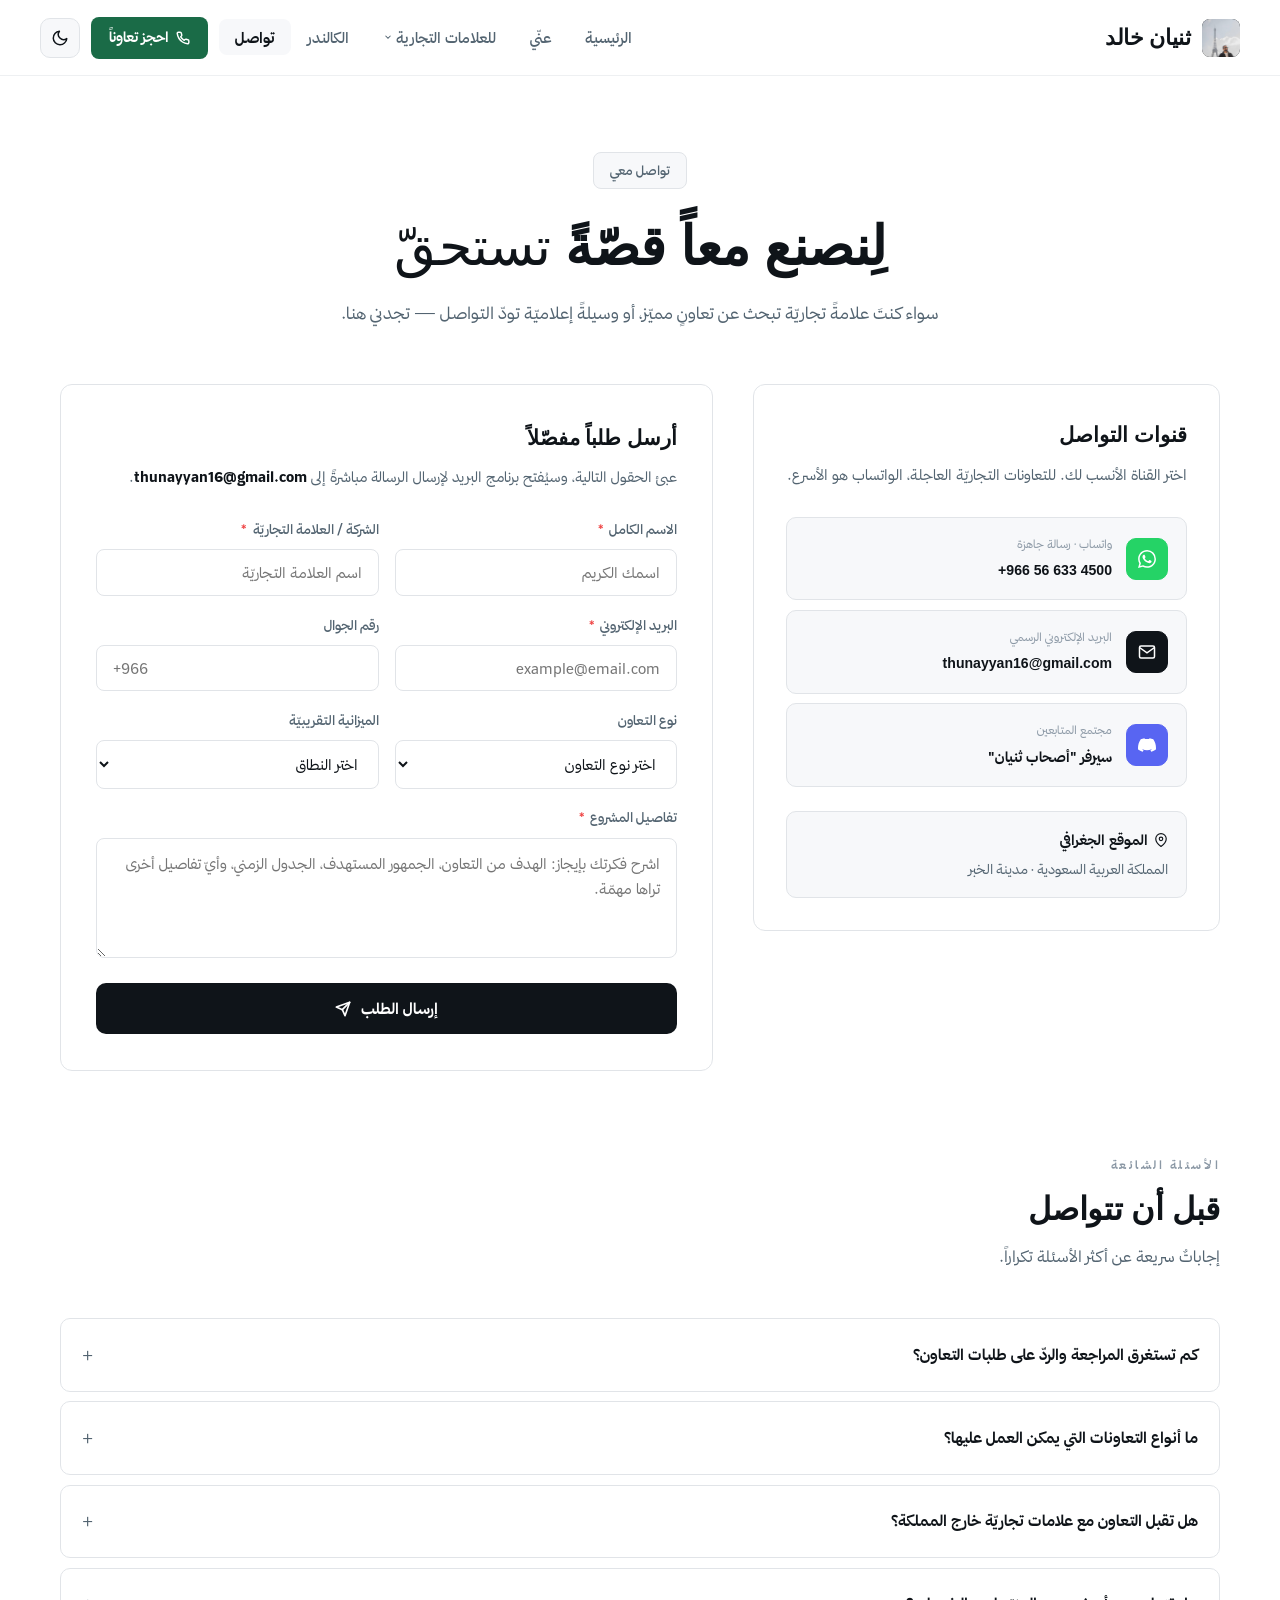
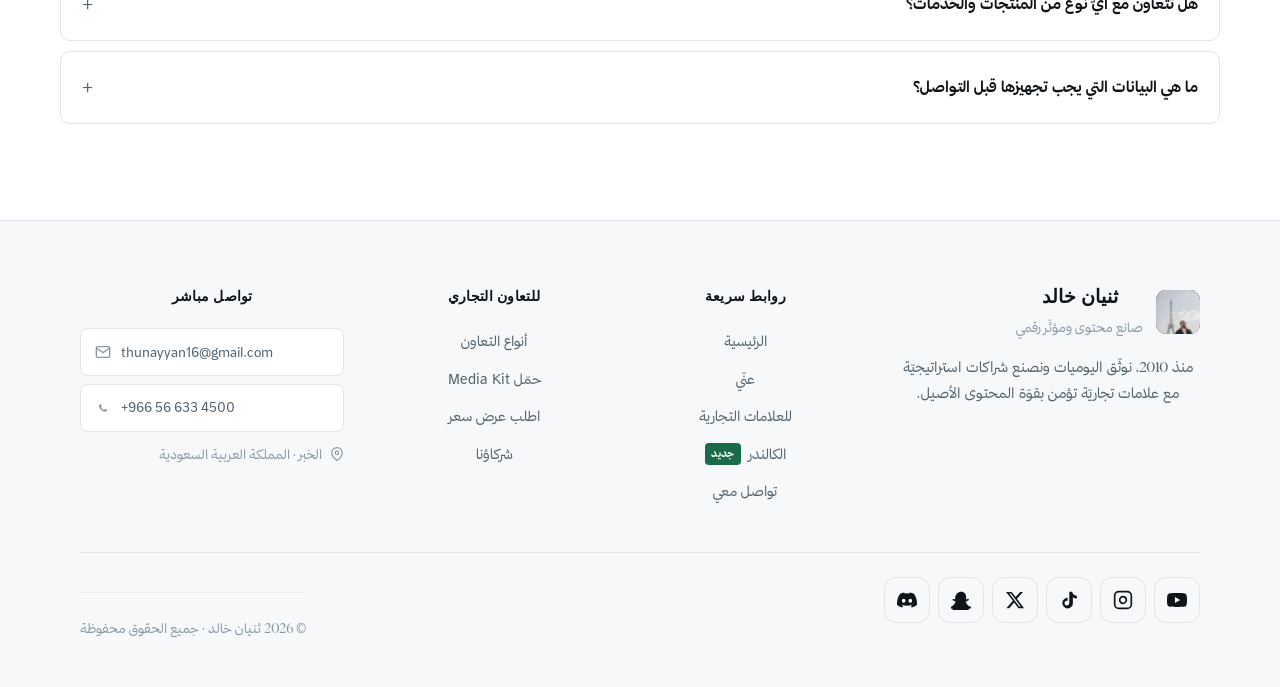
<file: contact.html>
<!DOCTYPE html>
<html lang="ar" dir="rtl">
<head>
<meta charset="UTF-8">
<meta name="viewport" content="width=device-width, initial-scale=1.0">
<title>تواصل معي | ثنيان خالد · للتعاونات التجاريّة</title>
<meta name="description" content="للتعاونات التجاريّة والاستفسارات الإعلاميّة. تواصل عبر البريد الإلكتروني أو الواتساب. الردّ خلال 48 ساعة.">

<meta name="title" content="تواصل معي | ثنيان خالد · للتعاونات التجاريّة">
<meta name="robots" content="index, follow, max-image-preview:large">
<meta name="author" content="Thunayyan Khalid">
<meta name="geo.region" content="SA">
<meta name="theme-color" content="#0f1419">

<!-- Open Graph -->
<meta property="og:type" content="website">
<meta property="og:url" content="https://saealsh.github.io/toun/contact.html">
<meta property="og:title" content="تواصل معي | ثنيان خالد · للتعاونات التجاريّة">
<meta property="og:description" content="للتعاونات التجاريّة والاستفسارات الإعلاميّة. تواصل عبر البريد الإلكتروني أو الواتساب. الردّ خلال 48 ساعة.">
<meta property="og:image" content="https://saealsh.github.io/toun/thunayyan.jpg">
<meta property="og:locale" content="ar_SA">
<meta property="og:site_name" content="ثنيان خالد">

<!-- Twitter -->
<meta name="twitter:card" content="summary_large_image">
<meta name="twitter:site" content="@Thunayyan16">
<meta name="twitter:title" content="تواصل معي | ثنيان خالد · للتعاونات التجاريّة">
<meta name="twitter:description" content="للتعاونات التجاريّة والاستفسارات الإعلاميّة. تواصل عبر البريد الإلكتروني أو الواتساب. الردّ خلال 48 ساعة.">
<meta name="twitter:image" content="https://saealsh.github.io/toun/thunayyan.jpg">

<!-- Canonical -->
<link rel="canonical" href="https://saealsh.github.io/toun/contact.html">
<link rel="icon" type="image/jpeg" href="thunayyan.jpg">
<link rel="preconnect" href="https://fonts.googleapis.com">
<link rel="preconnect" href="https://fonts.gstatic.com" crossorigin>
<link rel="stylesheet" href="styles.css">
<style>
.contact-grid{
  display:grid;
  grid-template-columns:1fr 1.4fr;
  gap:2.5rem;
  align-items:start;
}

.contact-info-card{
  padding:2rem;
  background:var(--bg-card);
  border:1px solid var(--border);
  border-radius:12px;
  height:fit-content;
  position:sticky;
  top:100px;
}
.contact-info-card h3{
  font-family:'IBM Plex Sans Arabic',sans-serif;
  font-size:1.3rem;
  font-weight:700;
  margin-bottom:.5rem;
  color:var(--text);
}
.contact-info-card > p{
  color:var(--text-soft);
  margin-bottom:1.8rem;
  font-size:.92rem;
  line-height:1.8;
}

.contact-method{
  display:flex;
  align-items:center;
  gap:.9rem;
  padding:1rem 1.1rem;
  background:var(--bg-soft);
  border:1px solid var(--border);
  border-radius:10px;
  margin-bottom:.6rem;
  text-decoration:none;
  color:inherit;
  transition:all .2s;
}
.contact-method:hover{
  border-color:var(--text-muted);
  transform:translateX(-3px);
}
.method-icon{
  width:42px;height:42px;
  flex-shrink:0;
  border-radius:10px;
  background:var(--bg-card);
  border:1px solid var(--border);
  display:flex;
  align-items:center;
  justify-content:center;
  color:var(--text);
}
.method-icon svg{width:18px;height:18px}
.method-icon.whatsapp{background:#25D366;border-color:#25D366;color:#fff}
.method-icon.email{background:var(--accent);border-color:var(--accent);color:var(--bg)}
.method-info{flex:1;min-width:0}
.method-info .lbl{
  font-size:.72rem;
  color:var(--text-muted);
  margin-bottom:.2rem;
}
.method-info .val{
  font-weight:700;
  color:var(--text);
  font-size:.88rem;
  word-break:break-all;
  font-family:'Inter',sans-serif;
  direction:ltr;
  display:inline-block;
}
.method-info .val.ar{font-family:inherit;direction:rtl}

.location-card{
  margin-top:1.5rem;
  padding:1rem 1.1rem;
  background:var(--bg-soft);
  border:1px solid var(--border);
  border-radius:10px;
}
.location-card .label{
  font-weight:700;
  color:var(--text);
  margin-bottom:.3rem;
  font-size:.88rem;
  display:flex;
  align-items:center;
  gap:.4rem;
}
.location-card .label svg{width:14px;height:14px}
.location-card .value{
  color:var(--text-soft);
  font-size:.85rem;
}

.contact-form{
  padding:2.2rem;
  background:var(--bg-card);
  border:1px solid var(--border);
  border-radius:12px;
}
.contact-form h3{
  font-family:'IBM Plex Sans Arabic',sans-serif;
  font-size:1.3rem;
  font-weight:700;
  margin-bottom:.5rem;
  color:var(--text);
}
.contact-form > p{
  color:var(--text-soft);
  margin-bottom:1.8rem;
  font-size:.9rem;
  line-height:1.7;
}

.form-row{
  display:grid;
  grid-template-columns:1fr 1fr;
  gap:1rem;
}
.form-group{margin-bottom:1.1rem}
.form-group label{
  display:block;
  font-size:.83rem;
  font-weight:500;
  margin-bottom:.5rem;
  color:var(--text-soft);
}
.form-group label .required{color:#ef4444;margin-right:.2rem}
.form-group input,
.form-group select,
.form-group textarea{
  width:100%;
  padding:.8rem 1rem;
  background:var(--bg);
  border:1px solid var(--border);
  border-radius:8px;
  color:var(--text);
  font-family:inherit;
  font-size:.92rem;
  transition:all .2s;
}
.form-group input:focus,
.form-group select:focus,
.form-group textarea:focus{
  outline:none;
  border-color:var(--text);
  background:var(--bg-soft);
}
.form-group textarea{resize:vertical;min-height:120px;line-height:1.7}
.form-group select{cursor:pointer}

.submit-btn{
  width:100%;
  padding:1rem;
  background:var(--accent);
  color:var(--bg);
  border:none;
  border-radius:10px;
  font-family:inherit;
  font-size:.95rem;
  font-weight:700;
  cursor:pointer;
  transition:all .2s;
  display:flex;
  align-items:center;
  justify-content:center;
  gap:.6rem;
}
.submit-btn:hover{
  background:var(--accent-hover);
  transform:translateY(-1px);
  box-shadow:var(--shadow);
}
.submit-btn svg{width:16px;height:16px}

.faq-section{margin-top:5rem}
.faq{
  background:var(--bg-card);
  border:1px solid var(--border);
  border-radius:10px;
  margin-bottom:.6rem;
  overflow:hidden;
  transition:all .2s;
}
.faq:hover{border-color:var(--text-muted)}
.faq summary{
  padding:1.1rem 1.3rem;
  cursor:pointer;
  font-weight:700;
  color:var(--text);
  list-style:none;
  display:flex;
  justify-content:space-between;
  align-items:center;
  font-size:.95rem;
}
.faq summary::-webkit-details-marker{display:none}
.faq summary::after{
  content:'+';
  font-size:1.3rem;
  color:var(--text-soft);
  font-weight:300;
  transition:transform .3s;
}
.faq[open] summary::after{transform:rotate(45deg)}
.faq .answer{
  padding:0 1.3rem 1.2rem;
  color:var(--text-soft);
  line-height:1.85;
  font-size:.92rem;
}

@media (max-width:1024px){
  .contact-grid{grid-template-columns:1fr;gap:1.5rem}
  .contact-info-card{position:relative;top:0}
}
@media (max-width:600px){
  .form-row{grid-template-columns:1fr}
  .contact-form{padding:1.8rem 1.5rem}
  .contact-info-card{padding:1.6rem}
}
</style>
</head>
<body data-page="contact">

<div id="site-header-slot"></div>

<main>
  <div class="container">
    <section class="page-hero">
      <div class="breadcrumb">تواصل معي</div>
      <h1>لِنصنع معاً قصّةً <span class="accent">تستحقّ</span></h1>
      <p class="lead">سواء كنتَ علامةً تجاريّة تبحث عن تعاونٍ مميّز، أو وسيلةً إعلاميّة تودّ التواصل — تجدني هنا.</p>
    </section>

    <section>
      <div class="contact-grid">
        <div class="contact-info-card reveal">
          <h3>قنوات التواصل</h3>
          <p>اختر القناة الأنسب لك. للتعاونات التجاريّة العاجلة، الواتساب هو الأسرع.</p>
          
          <a href="https://api.whatsapp.com/send/?phone=966566334500&text=%D9%85%D8%B1%D8%AD%D8%A8%D8%A7%D9%8B%20%D8%A3%D8%B3%D8%AA%D8%A7%D8%B0%20%D8%AB%D9%86%D9%8A%D8%A7%D9%86%D8%8C%0A%0A%D8%A3%D8%AA%D9%88%D8%A7%D8%B5%D9%84%20%D9%85%D8%B9%D9%83%20%D8%A8%D8%AE%D8%B5%D9%88%D8%B5%20%D9%81%D8%B1%D8%B5%D8%A9%20%D8%AA%D8%B9%D8%A7%D9%88%D9%86%20%D8%AA%D8%AC%D8%A7%D8%B1%D9%8A%2C%20%D9%88%D8%A3%D9%88%D8%AF%D9%91%20%D8%AA%D9%82%D8%AF%D9%8A%D9%85%20%D8%AA%D9%81%D8%A7%D8%B5%D9%8A%D9%84%20%D8%A7%D9%84%D9%85%D8%B4%D8%B1%D9%88%D8%B9%20%D9%88%D9%85%D9%86%D8%A7%D9%82%D8%B4%D8%AA%D9%87%D8%A7%20%D9%85%D8%B9%D9%83%20%D9%81%D9%8A%20%D8%A3%D9%82%D8%B1%D8%A8%20%D9%88%D9%82%D8%AA%20%D9%85%D9%85%D9%83%D9%86.%0A%0A%D8%B4%D8%A7%D9%83%D8%B1%D9%8B%D8%A7%20%D9%84%D9%83%20%D8%AD%D8%B3%D9%86%20%D8%AA%D8%B9%D8%A7%D9%88%D9%86%D9%83." target="_blank" rel="noopener" class="contact-method">
            <div class="method-icon whatsapp">
              <svg viewBox="0 0 24 24" fill="currentColor"><path d="M17.472 14.382c-.297-.149-1.758-.867-2.03-.967-.273-.099-.471-.148-.67.15-.197.297-.767.966-.94 1.164-.173.199-.347.223-.644.075-.297-.15-1.255-.463-2.39-1.475-.883-.788-1.48-1.761-1.653-2.059-.173-.297-.018-.458.13-.606.134-.133.298-.347.446-.52.149-.174.198-.298.298-.497.099-.198.05-.371-.025-.52-.075-.149-.669-1.612-.916-2.207-.242-.579-.487-.5-.669-.51-.173-.008-.371-.01-.57-.01-.198 0-.52.074-.792.372-.272.297-1.04 1.016-1.04 2.479 0 1.462 1.065 2.875 1.213 3.074.149.198 2.096 3.2 5.077 4.487.709.306 1.262.489 1.694.625.712.227 1.36.195 1.871.118.571-.085 1.758-.719 2.006-1.413.248-.694.248-1.289.173-1.413-.074-.124-.272-.198-.57-.347m-5.421 7.403h-.004a9.87 9.87 0 01-5.031-1.378l-.361-.214-3.741.982.998-3.648-.235-.374a9.86 9.86 0 01-1.51-5.26c.001-5.45 4.436-9.884 9.888-9.884 2.64 0 5.122 1.03 6.988 2.898a9.825 9.825 0 012.893 6.994c-.003 5.45-4.437 9.884-9.885 9.884m8.413-18.297A11.815 11.815 0 0012.05 0C5.495 0 .16 5.335.157 11.892c0 2.096.547 4.142 1.588 5.945L.057 24l6.305-1.654a11.882 11.882 0 005.683 1.448h.005c6.554 0 11.89-5.335 11.893-11.893a11.821 11.821 0 00-3.48-8.413z"/></svg>
            </div>
            <div class="method-info">
              <div class="lbl">واتساب · رسالة جاهزة</div>
              <div class="val">+966 56 633 4500</div>
            </div>
          </a>

          <a href="mailto:thunayyan16@gmail.com" class="contact-method">
            <div class="method-icon email">
              <svg viewBox="0 0 24 24" fill="none" stroke="currentColor" stroke-width="2"><path d="M4 4h16c1.1 0 2 .9 2 2v12c0 1.1-.9 2-2 2H4c-1.1 0-2-.9-2-2V6c0-1.1.9-2 2-2z"/><polyline points="22,6 12,13 2,6"/></svg>
            </div>
            <div class="method-info">
              <div class="lbl">البريد الإلكتروني الرسمي</div>
              <div class="val">thunayyan16@gmail.com</div>
            </div>
          </a>

          <a href="https://discord.com/invite/25SVM4dC" target="_blank" rel="noopener" class="contact-method">
            <div class="method-icon" style="background:#5865F2;border-color:#5865F2;color:#fff">
              <svg viewBox="0 0 24 24" fill="currentColor"><path d="M20.317 4.37a19.791 19.791 0 00-4.885-1.515.074.074 0 00-.079.037c-.21.375-.444.864-.608 1.25a18.27 18.27 0 00-5.487 0 12.64 12.64 0 00-.617-1.25.077.077 0 00-.079-.037A19.736 19.736 0 003.677 4.37a.07.07 0 00-.032.027C.533 9.046-.32 13.58.099 18.057a.082.082 0 00.031.057 19.9 19.9 0 005.993 3.03.078.078 0 00.084-.028 14.09 14.09 0 001.226-1.994.076.076 0 00-.041-.106 13.107 13.107 0 01-1.872-.892.077.077 0 01-.008-.128 10.2 10.2 0 00.372-.292.074.074 0 01.077-.01c3.928 1.793 8.18 1.793 12.062 0a.074.074 0 01.078.01c.12.098.246.198.373.292a.077.077 0 01-.006.127 12.299 12.299 0 01-1.873.892.077.077 0 00-.041.107c.36.698.772 1.362 1.225 1.993a.076.076 0 00.084.028 19.839 19.839 0 006.002-3.03.077.077 0 00.032-.054c.5-5.177-.838-9.674-3.549-13.66a.061.061 0 00-.031-.03z"/></svg>
            </div>
            <div class="method-info">
              <div class="lbl">مجتمع المتابعين</div>
              <div class="val ar">سيرفر "أصحاب ثنيان"</div>
            </div>
          </a>

          <div class="location-card">
            <div class="label">
              <svg viewBox="0 0 24 24" fill="none" stroke="currentColor" stroke-width="2"><path d="M21 10c0 7-9 13-9 13s-9-6-9-13a9 9 0 0118 0z"/><circle cx="12" cy="10" r="3"/></svg>
              الموقع الجغرافي
            </div>
            <div class="value">المملكة العربية السعودية · مدينة الخبر</div>
          </div>
        </div>

        <div class="contact-form reveal" id="contact-form">
          <h3>أرسل طلباً مفصّلاً</h3>
          <p>عبئ الحقول التالية، وسيُفتح برنامج البريد لإرسال الرسالة مباشرةً إلى <strong style="color:var(--text)">thunayyan16@gmail.com</strong>.</p>

          <div class="form-row">
            <div class="form-group">
              <label>الاسم الكامل <span class="required">*</span></label>
              <input type="text" name="name" placeholder="اسمك الكريم" required>
            </div>
            <div class="form-group">
              <label>الشركة / العلامة التجاريّة <span class="required">*</span></label>
              <input type="text" name="company" placeholder="اسم العلامة التجاريّة" required>
            </div>
          </div>

          <div class="form-row">
            <div class="form-group">
              <label>البريد الإلكتروني <span class="required">*</span></label>
              <input type="email" name="email" placeholder="example@email.com" required>
            </div>
            <div class="form-group">
              <label>رقم الجوال</label>
              <input type="tel" name="phone" placeholder="+966" dir="ltr">
            </div>
          </div>

          <div class="form-row">
            <div class="form-group">
              <label>نوع التعاون</label>
              <select name="type">
                <option value="">اختر نوع التعاون</option>
                <option value="محتوى مموّل">محتوى مموّل</option>
                <option value="سفير علامة تجاريّة">سفير علامة تجاريّة</option>
                <option value="حضور فعاليّة">حضور فعاليّة</option>
                <option value="مقابلة إعلاميّة">مقابلة إعلاميّة</option>
                <option value="أخرى">أخرى</option>
              </select>
            </div>
            <div class="form-group">
              <label>الميزانية التقريبيّة</label>
              <select name="budget">
                <option value="">اختر النطاق</option>
                <option value="أقل من 10 آلاف ريال">أقل من 10,000 ريال</option>
                <option value="10 إلى 30 ألف ريال">10,000 - 30,000 ريال</option>
                <option value="30 إلى 50 ألف ريال">30,000 - 50,000 ريال</option>
                <option value="أكثر من 50 ألف ريال">أكثر من 50,000 ريال</option>
                <option value="قابل للنقاش">قابل للنقاش</option>
              </select>
            </div>
          </div>

          <div class="form-group">
            <label>تفاصيل المشروع <span class="required">*</span></label>
            <textarea name="message" placeholder="اشرح فكرتك بإيجاز: الهدف من التعاون، الجمهور المستهدف، الجدول الزمني، وأيّ تفاصيل أخرى تراها مهمّة." required></textarea>
          </div>

          <button type="button" class="submit-btn">
            إرسال الطلب
            <svg viewBox="0 0 24 24" fill="none" stroke="currentColor" stroke-width="2.5" stroke-linecap="round" stroke-linejoin="round"><path d="M22 2L11 13"/><path d="M22 2l-7 20-4-9-9-4 20-7z"/></svg>
          </button>
        </div>
      </div>

      <div class="faq-section">
        <div class="eyebrow reveal">الأسئلة الشائعة</div>
        <h2 class="section-title reveal">قبل أن تتواصل</h2>
        <p class="section-subtitle reveal">إجاباتٌ سريعة عن أكثر الأسئلة تكراراً.</p>
        
        <details class="faq reveal">
          <summary>كم تستغرق المراجعة والردّ على طلبات التعاون؟</summary>
          <div class="answer">تتمّ مراجعة جميع الطلبات الجدّيّة خلال <span class="num">48</span> إلى <span class="num">72</span> ساعة عمل. للطلبات العاجلة، يُفضَّل التواصل عبر الواتساب مباشرةً للحصول على ردٍّ أسرع.</div>
        </details>
        
        <details class="faq reveal">
          <summary>ما أنواع التعاونات التي يمكن العمل عليها؟</summary>
          <div class="answer">أقبل بأنواع متعدّدة من التعاونات: المحتوى المموّل المُدمَج في الفلوقات، السفير الرسمي للعلامة التجاريّة، حضور إطلاقات المنتجات والفعاليّات، والمشاركة في الحملات التسويقيّة. يُحدَّد النوع الأنسب وفقاً لطبيعة العلامة وأهدافها.</div>
        </details>
        
        <details class="faq reveal">
          <summary>هل تقبل التعاون مع علامات تجاريّة خارج المملكة؟</summary>
          <div class="answer">نعم، أتعاون مع علامات تجاريّة محلّيّة في المملكة العربيّة السعوديّة، ومن دول الخليج العربي، ومن دولٍ عربيّة أخرى، شرط أن يكون التعاون منسجماً مع قيم المحتوى الذي أقدّمه ومناسباً لجمهوري.</div>
        </details>
        
        <details class="faq reveal">
          <summary>هل تتعاون مع أيّ نوع من المنتجات والخدمات؟</summary>
          <div class="answer">أحرص على اختيار شركائي بدقّة. لا أتعاون مع المنتجات التي تتعارض مع قيمي الشخصيّة أو قيم جمهوري، ولا مع أيّ علامة تجاريّة لا أؤمن بجودة ما تقدّمه. الثقة المتبادلة بيني وبين متابعيّ أثمنُ من أيّ صفقة عابرة.</div>
        </details>
        
        <details class="faq reveal">
          <summary>ما هي البيانات التي يجب تجهيزها قبل التواصل؟</summary>
          <div class="answer">يُفضَّل تجهيز التالي قبل التواصل: نبذة مختصرة عن العلامة التجاريّة، نوع التعاون المرغوب، الجدول الزمني، الميزانية التقريبيّة، والأهداف المُراد تحقيقها. كلّما كان الطلب أوضح، كان الردّ أدقّ وأسرع.</div>
        </details>
      </div>
    </section>
  </div>
</main>

<div id="site-footer-slot"></div>

<script src="script.js" defer></script>
</body>
</html>
</file>
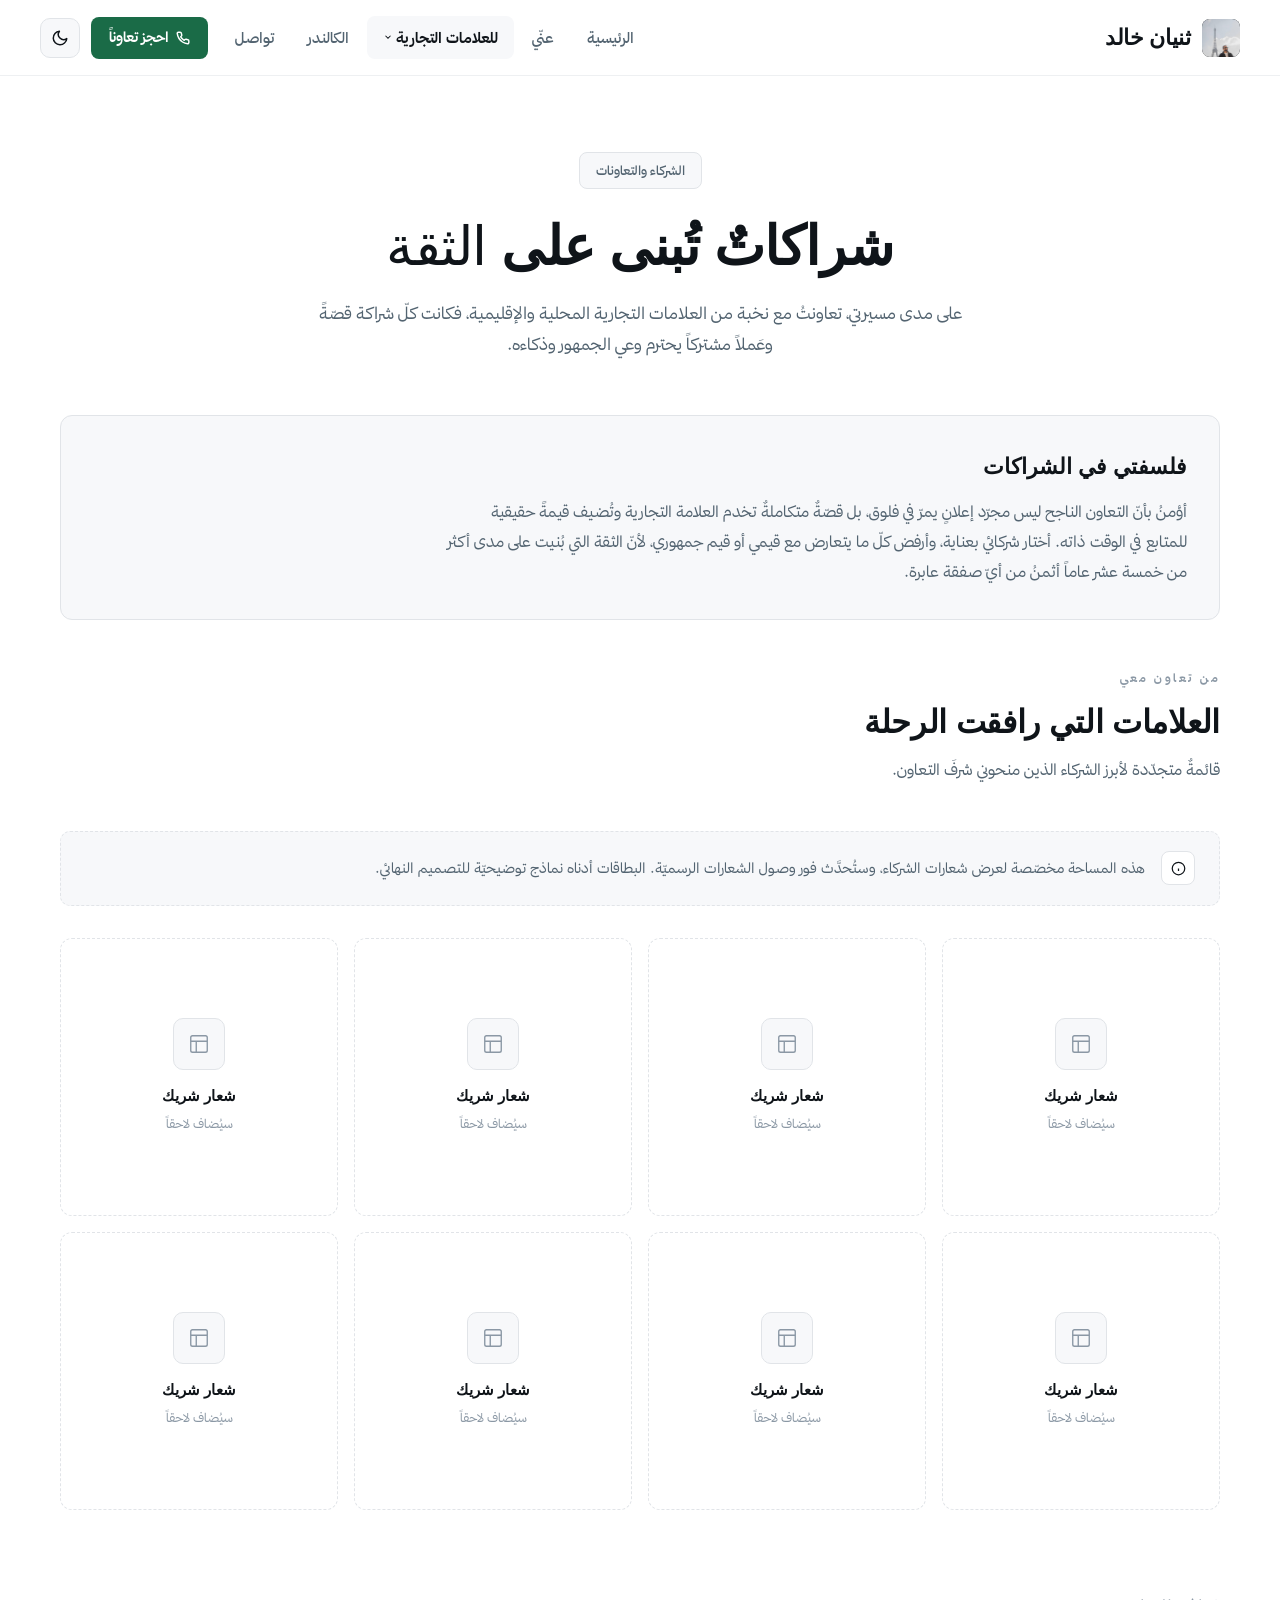
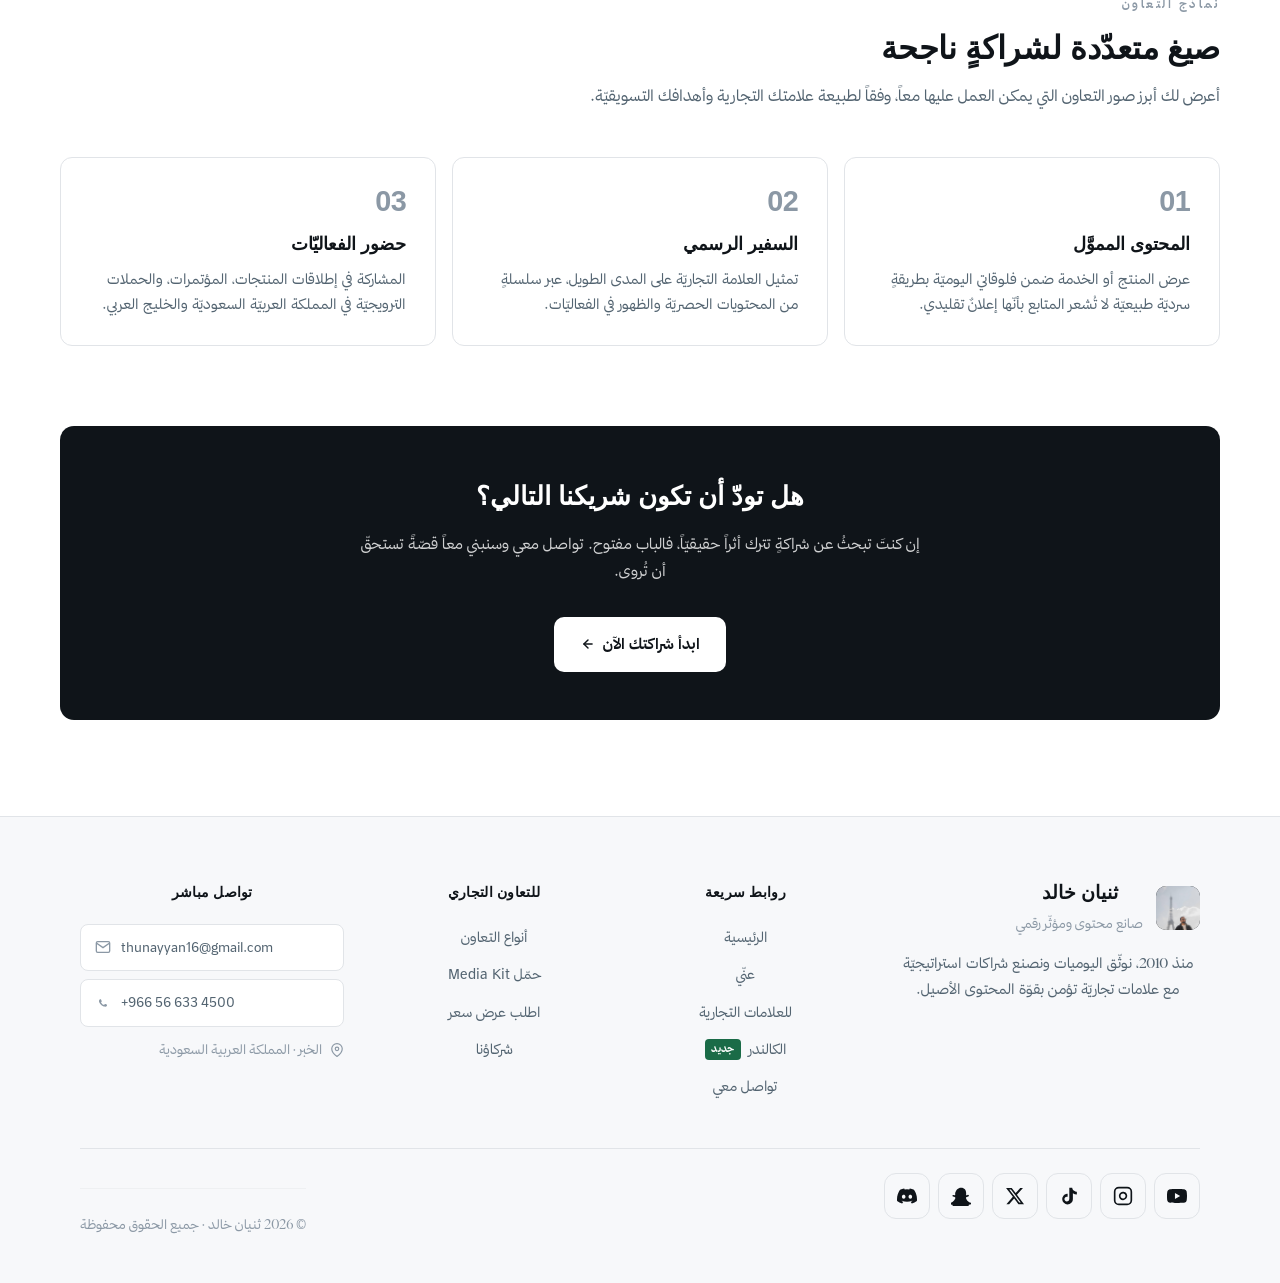
<file: partners.html>
<!DOCTYPE html>
<html lang="ar" dir="rtl">
<head>
<meta charset="UTF-8">
<meta name="viewport" content="width=device-width, initial-scale=1.0">
<title>شركائي | ثنيان خالد · العلامات التجاريّة</title>
<meta name="description" content="أبرز الشركاء والعلامات التجاريّة التي تعاون معها ثنيان خالد على مدار رحلته.">

<meta name="title" content="شركائي | ثنيان خالد · العلامات التجاريّة">
<meta name="robots" content="index, follow, max-image-preview:large">
<meta name="author" content="Thunayyan Khalid">
<meta name="geo.region" content="SA">
<meta name="theme-color" content="#0f1419">

<!-- Open Graph -->
<meta property="og:type" content="website">
<meta property="og:url" content="https://saealsh.github.io/toun/partners.html">
<meta property="og:title" content="شركائي | ثنيان خالد · العلامات التجاريّة">
<meta property="og:description" content="أبرز الشركاء والعلامات التجاريّة التي تعاون معها ثنيان خالد على مدار رحلته.">
<meta property="og:image" content="https://saealsh.github.io/toun/thunayyan.jpg">
<meta property="og:locale" content="ar_SA">
<meta property="og:site_name" content="ثنيان خالد">

<!-- Twitter -->
<meta name="twitter:card" content="summary_large_image">
<meta name="twitter:site" content="@Thunayyan16">
<meta name="twitter:title" content="شركائي | ثنيان خالد · العلامات التجاريّة">
<meta name="twitter:description" content="أبرز الشركاء والعلامات التجاريّة التي تعاون معها ثنيان خالد على مدار رحلته.">
<meta name="twitter:image" content="https://saealsh.github.io/toun/thunayyan.jpg">

<!-- Canonical -->
<link rel="canonical" href="https://saealsh.github.io/toun/partners.html">
<link rel="icon" type="image/jpeg" href="thunayyan.jpg">
<link rel="preconnect" href="https://fonts.googleapis.com">
<link rel="preconnect" href="https://fonts.gstatic.com" crossorigin>
<link rel="stylesheet" href="styles.css">
<style>
.intro-card{
  padding:2rem;
  background:var(--bg-soft);
  border:1px solid var(--border);
  border-radius:12px;
  margin-bottom:3rem;
}
.intro-card h3{
  font-family:'IBM Plex Sans Arabic',sans-serif;
  font-size:1.35rem;
  font-weight:700;
  color:var(--text);
  margin-bottom:.7rem;
}
.intro-card p{
  color:var(--text-soft);
  font-size:.98rem;
  max-width:740px;
  line-height:1.9;
}

.partners-section .eyebrow,
.partners-section .section-title,
.partners-section .section-subtitle{display:block}
.partners-section{margin-bottom:5rem}

.partners-grid{
  display:grid;
  grid-template-columns:repeat(4,1fr);
  gap:1rem;
  margin-top:2rem;
}
.partner{
  aspect-ratio:1;
  background:var(--bg-card);
  border:1px dashed var(--border);
  border-radius:12px;
  display:flex;
  flex-direction:column;
  align-items:center;
  justify-content:center;
  padding:1.5rem;
  transition:all .25s;
  text-align:center;
  position:relative;
  overflow:hidden;
}
.partner:hover{
  border-color:var(--text-muted);
  border-style:solid;
  transform:translateY(-3px);
  box-shadow:var(--shadow);
}
.partner-mark{
  width:52px;height:52px;
  border-radius:10px;
  background:var(--bg-soft);
  border:1px solid var(--border);
  display:flex;
  align-items:center;
  justify-content:center;
  color:var(--text-muted);
  margin-bottom:.9rem;
}
.partner-mark svg{width:22px;height:22px}
.partner-name{
  font-family:'IBM Plex Sans Arabic',sans-serif;
  font-weight:700;
  color:var(--text);
  font-size:.92rem;
  margin-bottom:.2rem;
}
.partner-type{
  color:var(--text-muted);
  font-size:.78rem;
}

.collab-types{
  margin-top:5rem;
}
.collab-grid{
  display:grid;
  grid-template-columns:repeat(3,1fr);
  gap:1rem;
  margin-top:2rem;
}
.collab{
  padding:1.8rem;
  background:var(--bg-card);
  border:1px solid var(--border);
  border-radius:12px;
  transition:all .25s;
}
.collab:hover{
  border-color:var(--text-muted);
  transform:translateY(-2px);
  box-shadow:var(--shadow);
}
.collab .num{
  font-family:'Inter',sans-serif;
  font-size:1.8rem;
  font-weight:700;
  color:var(--text-muted);
  line-height:1;
  margin-bottom:.8rem;
  letter-spacing:-.5px;
  direction:ltr;
  display:inline-block;
}
.collab h4{
  font-family:'IBM Plex Sans Arabic',sans-serif;
  font-size:1.1rem;
  font-weight:700;
  margin-bottom:.5rem;
  color:var(--text);
}
.collab p{
  color:var(--text-soft);
  font-size:.9rem;
  line-height:1.7;
}

.cta-banner{
  margin-top:5rem;
  padding:3rem;
  background:var(--accent);
  border-radius:14px;
  text-align:center;
  color:var(--bg);
}
.cta-banner h3{
  font-family:'IBM Plex Sans Arabic',sans-serif;
  font-size:1.6rem;
  font-weight:700;
  margin-bottom:.7rem;
}
.cta-banner p{
  opacity:.8;
  margin-bottom:2rem;
  font-size:.95rem;
  max-width:560px;
  margin-left:auto;
  margin-right:auto;
  line-height:1.8;
}
.cta-banner .btn{
  background:var(--bg);
  color:var(--text);
}
.cta-banner .btn:hover{
  background:var(--bg-soft);
}

.placeholder-info{
  margin-top:1.5rem;
  padding:1.2rem 1.5rem;
  background:var(--bg-soft);
  border:1px dashed var(--border);
  border-radius:10px;
  display:flex;
  align-items:center;
  gap:1rem;
  color:var(--text-soft);
  font-size:.9rem;
}
.placeholder-info .icon{
  width:34px;height:34px;
  flex-shrink:0;
  border-radius:8px;
  background:var(--bg-card);
  border:1px solid var(--border);
  display:flex;
  align-items:center;
  justify-content:center;
  color:var(--text);
}
.placeholder-info .icon svg{width:15px;height:15px}

@media (max-width:1024px){
  .partners-grid{grid-template-columns:repeat(3,1fr)}
  .collab-grid{grid-template-columns:1fr;gap:.8rem}
}
@media (max-width:600px){
  .partners-grid{grid-template-columns:repeat(2,1fr);gap:.7rem}
  .partner{padding:1.2rem}
  .partner-mark{width:44px;height:44px}
  .cta-banner{padding:2rem 1.5rem}
  .cta-banner h3{font-size:1.3rem}
}
</style>
</head>
<body data-page="brands">

<div id="site-header-slot"></div>

<main>
  <div class="container">
    <section class="page-hero">
      <div class="breadcrumb">الشركاء والتعاونات</div>
      <h1>شراكاتٌ تُبنى على <span class="accent">الثقة</span></h1>
      <p class="lead">على مدى مسيرتي، تعاونتُ مع نخبة من العلامات التجارية المحلية والإقليمية، فكانت كلّ شراكة قصّةً وعَملاً مشتركاً يحترم وعي الجمهور وذكاءه.</p>
    </section>

    <section>
      <div class="intro-card reveal">
        <h3>فلسفتي في الشراكات</h3>
        <p>أؤمنُ بأنّ التعاون الناجح ليس مجرّد إعلانٍ يمرّ في فلوق، بل قصّةٌ متكاملةٌ تخدم العلامة التجارية وتُضيف قيمةً حقيقية للمتابع في الوقت ذاته. أختار شركائي بعناية، وأرفض كلّ ما يتعارض مع قيمي أو قيم جمهوري، لأنّ الثقة التي بُنيت على مدى أكثر من خمسة عشر عاماً أثمنُ من أيّ صفقة عابرة.</p>
      </div>

      <div class="partners-section">
        <div class="eyebrow reveal">من تعاون معي</div>
        <h2 class="section-title reveal">العلامات التي رافقت الرحلة</h2>
        <p class="section-subtitle reveal">قائمةٌ متجدّدة لأبرز الشركاء الذين منحوني شرفَ التعاون.</p>

        <div class="placeholder-info reveal">
          <div class="icon">
            <svg viewBox="0 0 24 24" fill="none" stroke="currentColor" stroke-width="2"><circle cx="12" cy="12" r="10"/><line x1="12" y1="16" x2="12" y2="12"/><line x1="12" y1="8" x2="12.01" y2="8"/></svg>
          </div>
          <span>هذه المساحة مخصّصة لعرض شعارات الشركاء، وستُحدَّث فور وصول الشعارات الرسميّة. البطاقات أدناه نماذج توضيحيّة للتصميم النهائي.</span>
        </div>

        <div class="partners-grid">
          <div class="partner reveal">
            <div class="partner-mark"><svg viewBox="0 0 24 24" fill="none" stroke="currentColor" stroke-width="1.5"><rect x="3" y="3" width="18" height="18" rx="2"/><path d="M3 9h18M9 21V9"/></svg></div>
            <div class="partner-name">شعار شريك</div>
            <div class="partner-type">سيُضاف لاحقاً</div>
          </div>
          <div class="partner reveal">
            <div class="partner-mark"><svg viewBox="0 0 24 24" fill="none" stroke="currentColor" stroke-width="1.5"><rect x="3" y="3" width="18" height="18" rx="2"/><path d="M3 9h18M9 21V9"/></svg></div>
            <div class="partner-name">شعار شريك</div>
            <div class="partner-type">سيُضاف لاحقاً</div>
          </div>
          <div class="partner reveal">
            <div class="partner-mark"><svg viewBox="0 0 24 24" fill="none" stroke="currentColor" stroke-width="1.5"><rect x="3" y="3" width="18" height="18" rx="2"/><path d="M3 9h18M9 21V9"/></svg></div>
            <div class="partner-name">شعار شريك</div>
            <div class="partner-type">سيُضاف لاحقاً</div>
          </div>
          <div class="partner reveal">
            <div class="partner-mark"><svg viewBox="0 0 24 24" fill="none" stroke="currentColor" stroke-width="1.5"><rect x="3" y="3" width="18" height="18" rx="2"/><path d="M3 9h18M9 21V9"/></svg></div>
            <div class="partner-name">شعار شريك</div>
            <div class="partner-type">سيُضاف لاحقاً</div>
          </div>
          <div class="partner reveal">
            <div class="partner-mark"><svg viewBox="0 0 24 24" fill="none" stroke="currentColor" stroke-width="1.5"><rect x="3" y="3" width="18" height="18" rx="2"/><path d="M3 9h18M9 21V9"/></svg></div>
            <div class="partner-name">شعار شريك</div>
            <div class="partner-type">سيُضاف لاحقاً</div>
          </div>
          <div class="partner reveal">
            <div class="partner-mark"><svg viewBox="0 0 24 24" fill="none" stroke="currentColor" stroke-width="1.5"><rect x="3" y="3" width="18" height="18" rx="2"/><path d="M3 9h18M9 21V9"/></svg></div>
            <div class="partner-name">شعار شريك</div>
            <div class="partner-type">سيُضاف لاحقاً</div>
          </div>
          <div class="partner reveal">
            <div class="partner-mark"><svg viewBox="0 0 24 24" fill="none" stroke="currentColor" stroke-width="1.5"><rect x="3" y="3" width="18" height="18" rx="2"/><path d="M3 9h18M9 21V9"/></svg></div>
            <div class="partner-name">شعار شريك</div>
            <div class="partner-type">سيُضاف لاحقاً</div>
          </div>
          <div class="partner reveal">
            <div class="partner-mark"><svg viewBox="0 0 24 24" fill="none" stroke="currentColor" stroke-width="1.5"><rect x="3" y="3" width="18" height="18" rx="2"/><path d="M3 9h18M9 21V9"/></svg></div>
            <div class="partner-name">شعار شريك</div>
            <div class="partner-type">سيُضاف لاحقاً</div>
          </div>
        </div>
      </div>

      <div class="collab-types">
        <div class="eyebrow reveal">نماذج التعاون</div>
        <h2 class="section-title reveal">صيغ متعدّدة لشراكةٍ ناجحة</h2>
        <p class="section-subtitle reveal">أعرض لك أبرز صور التعاون التي يمكن العمل عليها معاً، وفقاً لطبيعة علامتك التجارية وأهدافك التسويقيّة.</p>
        
        <div class="collab-grid">
          <div class="collab reveal">
            <div class="num">01</div>
            <h4>المحتوى المموَّل</h4>
            <p>عرض المنتج أو الخدمة ضمن فلوقاتي اليوميّة بطريقةٍ سرديّة طبيعيّة لا تُشعر المتابع بأنّها إعلانٌ تقليدي.</p>
          </div>
          <div class="collab reveal">
            <div class="num">02</div>
            <h4>السفير الرسمي</h4>
            <p>تمثيل العلامة التجاريّة على المدى الطويل، عبر سلسلةٍ من المحتويات الحصريّة والظهور في الفعاليّات.</p>
          </div>
          <div class="collab reveal">
            <div class="num">03</div>
            <h4>حضور الفعاليّات</h4>
            <p>المشاركة في إطلاقات المنتجات، المؤتمرات، والحملات الترويجيّة في المملكة العربيّة السعوديّة والخليج العربي.</p>
          </div>
        </div>
      </div>

      <div class="cta-banner reveal">
        <h3>هل تودّ أن تكون شريكنا التالي؟</h3>
        <p>إن كنتَ تبحثُ عن شراكةٍ تترك أثراً حقيقيّاً، فالباب مفتوح. تواصل معي وسنبني معاً قصّةً تستحقّ أن تُروى.</p>
        <a href="contact.html" class="btn">
          ابدأ شراكتك الآن
          <svg width="14" height="14" viewBox="0 0 24 24" fill="none" stroke="currentColor" stroke-width="2.5" stroke-linecap="round" stroke-linejoin="round"><path d="M19 12H5"/><path d="M12 19l-7-7 7-7"/></svg>
        </a>
      </div>
    </section>
  </div>
</main>

<div id="site-footer-slot"></div>

<script src="script.js" defer></script>
</body>
</html>
</file>
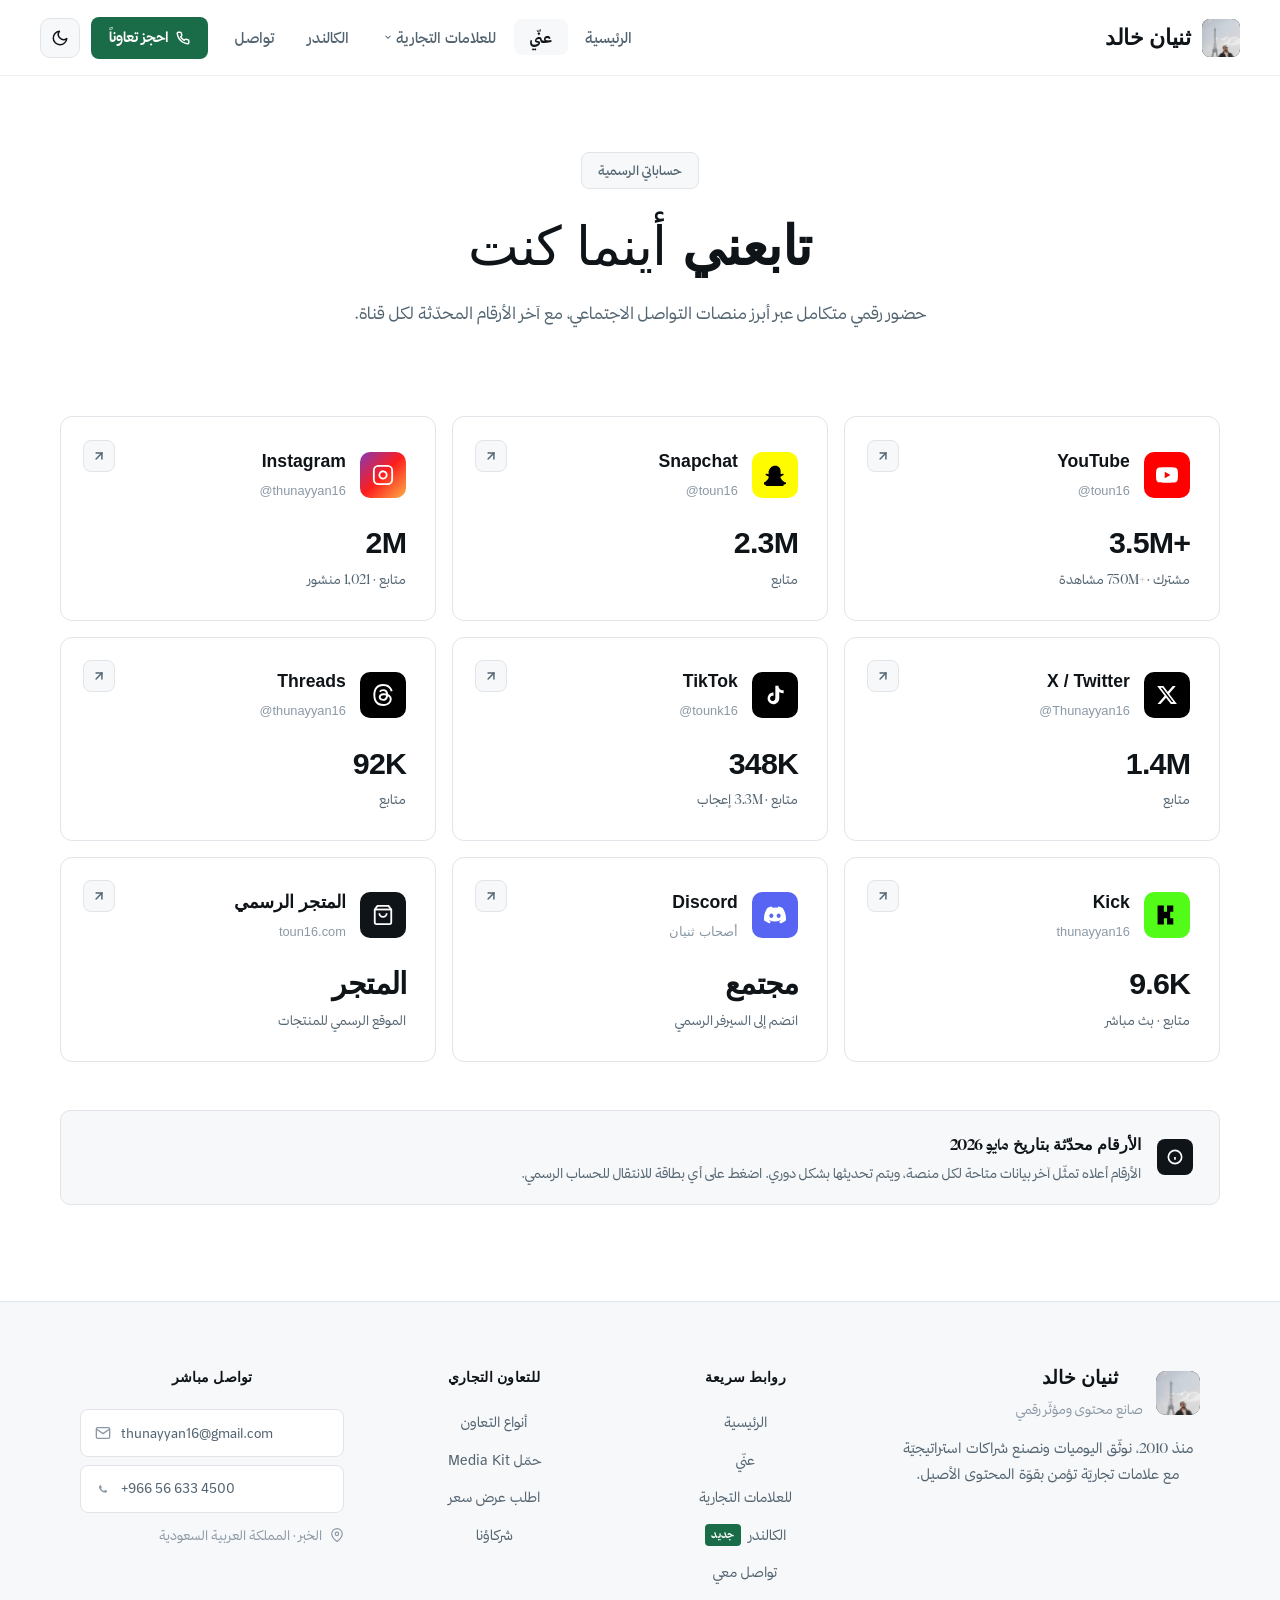
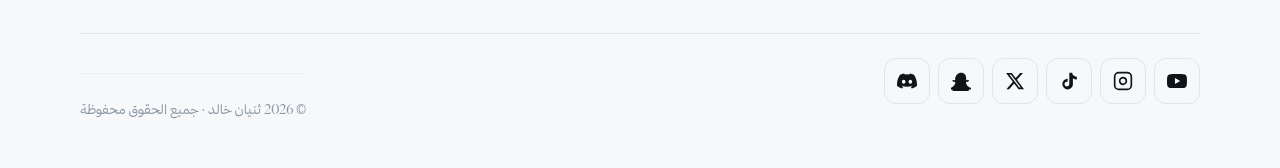
<file: social.html>
<!DOCTYPE html>
<html lang="ar" dir="rtl">
<head>
<meta charset="UTF-8">
<meta name="viewport" content="width=device-width, initial-scale=1.0">
<title>حساباتي | ثنيان خالد · جميع المنصّات</title>
<meta name="description" content="جميع حسابات ثنيان خالد الرسميّة على YouTube و Instagram و TikTok و Snapchat و X و Discord.">

<meta name="title" content="حساباتي | ثنيان خالد · جميع المنصّات">
<meta name="robots" content="index, follow, max-image-preview:large">
<meta name="author" content="Thunayyan Khalid">
<meta name="geo.region" content="SA">
<meta name="theme-color" content="#0f1419">

<!-- Open Graph -->
<meta property="og:type" content="website">
<meta property="og:url" content="https://saealsh.github.io/toun/social.html">
<meta property="og:title" content="حساباتي | ثنيان خالد · جميع المنصّات">
<meta property="og:description" content="جميع حسابات ثنيان خالد الرسميّة على YouTube و Instagram و TikTok و Snapchat و X و Discord.">
<meta property="og:image" content="https://saealsh.github.io/toun/thunayyan.jpg">
<meta property="og:locale" content="ar_SA">
<meta property="og:site_name" content="ثنيان خالد">

<!-- Twitter -->
<meta name="twitter:card" content="summary_large_image">
<meta name="twitter:site" content="@Thunayyan16">
<meta name="twitter:title" content="حساباتي | ثنيان خالد · جميع المنصّات">
<meta name="twitter:description" content="جميع حسابات ثنيان خالد الرسميّة على YouTube و Instagram و TikTok و Snapchat و X و Discord.">
<meta name="twitter:image" content="https://saealsh.github.io/toun/thunayyan.jpg">

<!-- Canonical -->
<link rel="canonical" href="https://saealsh.github.io/toun/social.html">
<link rel="icon" type="image/jpeg" href="thunayyan.jpg">
<link rel="preconnect" href="https://fonts.googleapis.com">
<link rel="preconnect" href="https://fonts.gstatic.com" crossorigin>
<link rel="stylesheet" href="styles.css">
<style>
.social-grid{
  display:grid;
  grid-template-columns:repeat(3,1fr);
  gap:1rem;
  margin-top:2rem;
}
.social-tile{
  display:block;
  padding:1.8rem;
  background:var(--bg-card);
  border:1px solid var(--border);
  border-radius:12px;
  text-decoration:none;
  color:inherit;
  transition:all .25s ease;
  position:relative;
}
.social-tile::after{
  content:'';
  position:absolute;
  top:1.4rem;
  left:1.4rem;
  width:30px;height:30px;
  border-radius:8px;
  background:var(--bg-soft);
  border:1px solid var(--border);
  display:flex;
  align-items:center;
  justify-content:center;
  color:var(--text-soft);
  font-size:.9rem;
  transition:all .2s;
  background-image:url("data:image/svg+xml,%3Csvg xmlns='http://www.w3.org/2000/svg' width='14' height='14' viewBox='0 0 24 24' fill='none' stroke='%23536471' stroke-width='2.5' stroke-linecap='round'%3E%3Cpath d='M7 17L17 7'/%3E%3Cpath d='M7 7h10v10'/%3E%3C/svg%3E");
  background-repeat:no-repeat;
  background-position:center;
  background-size:14px;
}
[data-theme="dark"] .social-tile::after{
  background-image:url("data:image/svg+xml,%3Csvg xmlns='http://www.w3.org/2000/svg' width='14' height='14' viewBox='0 0 24 24' fill='none' stroke='%23c9d1d9' stroke-width='2.5' stroke-linecap='round'%3E%3Cpath d='M7 17L17 7'/%3E%3Cpath d='M7 7h10v10'/%3E%3C/svg%3E");
}
.social-tile:hover{
  border-color:var(--text-muted);
  transform:translateY(-3px);
  box-shadow:var(--shadow);
}
.social-tile:hover::after{
  background-color:var(--accent);
  border-color:var(--accent);
  background-image:url("data:image/svg+xml,%3Csvg xmlns='http://www.w3.org/2000/svg' width='14' height='14' viewBox='0 0 24 24' fill='none' stroke='white' stroke-width='2.5' stroke-linecap='round'%3E%3Cpath d='M7 17L17 7'/%3E%3Cpath d='M7 7h10v10'/%3E%3C/svg%3E");
}
[data-theme="dark"] .social-tile:hover::after{
  background-image:url("data:image/svg+xml,%3Csvg xmlns='http://www.w3.org/2000/svg' width='14' height='14' viewBox='0 0 24 24' fill='none' stroke='%230d1117' stroke-width='2.5' stroke-linecap='round'%3E%3Cpath d='M7 17L17 7'/%3E%3Cpath d='M7 7h10v10'/%3E%3C/svg%3E");
}

.social-tile .platform-row{
  display:flex;
  align-items:center;
  gap:.9rem;
  margin-bottom:1.5rem;
}
.platform-icon{
  width:46px;height:46px;
  border-radius:10px;
  display:flex;
  align-items:center;
  justify-content:center;
  color:#fff;
  flex-shrink:0;
}
.platform-icon svg{width:22px;height:22px}
.platform-icon.youtube{background:#FF0000}
.platform-icon.instagram{background:linear-gradient(135deg,#833ab4 0%,#fd1d1d 50%,#fcb045 100%)}
.platform-icon.tiktok{background:#000}
.platform-icon.twitter{background:#000}
.platform-icon.snapchat{background:#FFFC00;color:#000}
.platform-icon.kick{background:#53fc18;color:#000}
.platform-icon.discord{background:#5865F2}
.platform-icon.threads{background:#000}
.platform-icon.website{background:var(--accent);color:var(--bg)}
[data-theme="dark"] .platform-icon.tiktok,
[data-theme="dark"] .platform-icon.twitter,
[data-theme="dark"] .platform-icon.threads{background:#1a1a1a;border:1px solid #333}

.platform-name{
  font-family:'IBM Plex Sans Arabic',sans-serif;
  font-size:1.1rem;
  font-weight:700;
  color:var(--text);
}
.platform-handle{
  color:var(--text-muted);
  font-size:.8rem;
  margin-top:.2rem;
  font-family:'Inter',sans-serif;
  direction:ltr;
  display:inline-block;
}
.social-tile .count{
  font-family:'Inter',sans-serif;
  font-size:1.9rem;
  font-weight:700;
  color:var(--text);
  line-height:1;
  letter-spacing:-.8px;
  direction:ltr;
  display:inline-block;
}
.social-tile .count-label{
  color:var(--text-soft);
  font-size:.82rem;
  margin-top:.4rem;
}

.note-banner{
  margin-top:3rem;
  padding:1.3rem 1.6rem;
  background:var(--bg-soft);
  border:1px solid var(--border);
  border-radius:10px;
  display:flex;
  align-items:center;
  gap:1rem;
}
.note-banner .icon{
  width:36px;height:36px;
  flex-shrink:0;
  border-radius:8px;
  background:var(--accent);
  display:flex;
  align-items:center;
  justify-content:center;
  color:var(--bg);
}
.note-banner .icon svg{width:16px;height:16px}
.note-banner .text{flex:1}
.note-banner h4{
  font-family:'IBM Plex Sans Arabic',sans-serif;
  font-weight:700;
  margin-bottom:.2rem;
  color:var(--text);
  font-size:.98rem;
}
.note-banner p{color:var(--text-soft);font-size:.85rem;margin:0;line-height:1.6}

@media (max-width:1024px){
  .social-grid{grid-template-columns:repeat(2,1fr)}
}
@media (max-width:600px){
  .social-grid{grid-template-columns:1fr}
  .note-banner{padding:1.2rem 1.3rem}
}
</style>
</head>
<body data-page="about">

<div id="site-header-slot"></div>

<main>
  <div class="container">
    <section class="page-hero">
      <div class="breadcrumb">حساباتي الرسمية</div>
      <h1>تابعني <span class="accent">أينما كنت</span></h1>
      <p class="lead">حضور رقمي متكامل عبر أبرز منصات التواصل الاجتماعي، مع آخر الأرقام المحدّثة لكل قناة.</p>
    </section>

    <section>
      <div class="social-grid">
        <a href="https://www.youtube.com/channel/UCtAUHu0stm1w5Sw_m1CaIKw" target="_blank" rel="noopener" class="social-tile reveal">
          <div class="platform-row">
            <div class="platform-icon youtube">
              <svg viewBox="0 0 24 24" fill="currentColor"><path d="M23.498 6.186a3.016 3.016 0 00-2.122-2.136C19.505 3.545 12 3.545 12 3.545s-7.505 0-9.377.505A3.017 3.017 0 00.502 6.186C0 8.07 0 12 0 12s0 3.93.502 5.814a3.016 3.016 0 002.122 2.136c1.871.505 9.376.505 9.376.505s7.505 0 9.377-.505a3.015 3.015 0 002.122-2.136C24 15.93 24 12 24 12s0-3.93-.502-5.814zM9.545 15.568V8.432L15.818 12l-6.273 3.568z"/></svg>
            </div>
            <div>
              <div class="platform-name">YouTube</div>
              <div class="platform-handle">@toun16</div>
            </div>
          </div>
          <div class="count">3.5M+</div>
          <div class="count-label">مشترك · <span class="num">750M+</span> مشاهدة</div>
        </a>

        <a href="https://www.snapchat.com/@toun16" target="_blank" rel="noopener" class="social-tile reveal">
          <div class="platform-row">
            <div class="platform-icon snapchat">
              <svg viewBox="0 0 24 24" fill="currentColor"><path d="M12.166 2c4.038 0 5.962 2.954 6.013 6.273.012.91 0 1.81-.077 2.692.078.046.252.103.575.103.337-.012.736-.103 1.171-.32.122-.06.272-.106.435-.106.21 0 .42.043.575.106.42.156.658.45.658.79.012.41-.353.789-1.092 1.083-.139.057-.32.117-.512.18-.633.207-1.594.519-1.85 1.122-.135.32-.082.731.156 1.225v.012c.078.18 2.014 4.434 6.18 5.118.319.052.55.343.532.665a.872.872 0 01-.046.227c-.27.633-1.402 1.097-3.466 1.42-.066.094-.135.45-.18.661-.045.21-.09.428-.156.66a.582.582 0 01-.607.426h-.024c-.135 0-.33-.024-.575-.075-.378-.075-.84-.15-1.42-.15-.34 0-.687.024-1.039.085-.681.117-1.27.532-1.949 1.018-.972.687-2.073 1.466-3.726 1.466l-.156-.005c-.045.005-.105.005-.165.005-1.654 0-2.755-.779-3.726-1.466-.681-.486-1.268-.901-1.95-1.018a6.115 6.115 0 00-1.039-.084c-.61 0-1.091.094-1.42.16-.234.046-.435.082-.575.082a.582.582 0 01-.622-.434c-.06-.221-.105-.45-.15-.66-.045-.211-.117-.563-.18-.657-2.064-.323-3.196-.787-3.466-1.42a.866.866 0 01-.046-.227.642.642 0 01.532-.665c4.166-.684 6.102-4.938 6.18-5.118v-.012c.238-.494.29-.906.156-1.225-.256-.603-1.217-.915-1.85-1.122a16.32 16.32 0 01-.512-.18c-.989-.39-1.137-.866-1.087-1.194.082-.45.706-.78 1.22-.78.151 0 .272.024.39.082.45.21.85.32 1.181.32.354 0 .55-.082.62-.121-.077-.882-.09-1.782-.077-2.692C6.204 4.954 8.128 2 12.166 2z"/></svg>
            </div>
            <div>
              <div class="platform-name">Snapchat</div>
              <div class="platform-handle">@toun16</div>
            </div>
          </div>
          <div class="count">2.3M</div>
          <div class="count-label">متابع</div>
        </a>

        <a href="https://www.instagram.com/thunayyan16" target="_blank" rel="noopener" class="social-tile reveal">
          <div class="platform-row">
            <div class="platform-icon instagram">
              <svg viewBox="0 0 24 24" fill="none" stroke="currentColor" stroke-width="2"><rect x="2" y="2" width="20" height="20" rx="5"/><path d="M16 11.37A4 4 0 1112.63 8 4 4 0 0116 11.37z"/><line x1="17.5" y1="6.5" x2="17.51" y2="6.5"/></svg>
            </div>
            <div>
              <div class="platform-name">Instagram</div>
              <div class="platform-handle">@thunayyan16</div>
            </div>
          </div>
          <div class="count">2M</div>
          <div class="count-label">متابع · <span class="num">1,021</span> منشور</div>
        </a>

        <a href="https://x.com/Thunayyan16" target="_blank" rel="noopener" class="social-tile reveal">
          <div class="platform-row">
            <div class="platform-icon twitter">
              <svg viewBox="0 0 24 24" fill="currentColor"><path d="M18.244 2.25h3.308l-7.227 8.26 8.502 11.24H16.17l-5.214-6.817L4.99 21.75H1.68l7.73-8.835L1.254 2.25H8.08l4.713 6.231zm-1.161 17.52h1.833L7.084 4.126H5.117z"/></svg>
            </div>
            <div>
              <div class="platform-name">X / Twitter</div>
              <div class="platform-handle">@Thunayyan16</div>
            </div>
          </div>
          <div class="count">1.4M</div>
          <div class="count-label">متابع</div>
        </a>

        <a href="https://www.tiktok.com/@tounk16" target="_blank" rel="noopener" class="social-tile reveal">
          <div class="platform-row">
            <div class="platform-icon tiktok">
              <svg viewBox="0 0 24 24" fill="currentColor"><path d="M19.59 6.69a4.83 4.83 0 01-3.77-4.25V2h-3.45v13.67a2.89 2.89 0 01-5.2 1.74 2.89 2.89 0 012.31-4.64 2.93 2.93 0 01.88.13V9.4a6.84 6.84 0 00-1-.05A6.33 6.33 0 005.8 20.1a6.34 6.34 0 0010.86-4.43v-7a8.16 8.16 0 004.77 1.52v-3.4a4.85 4.85 0 01-1.84-.1z"/></svg>
            </div>
            <div>
              <div class="platform-name">TikTok</div>
              <div class="platform-handle">@tounk16</div>
            </div>
          </div>
          <div class="count">348K</div>
          <div class="count-label">متابع · <span class="num">3.3M</span> إعجاب</div>
        </a>

        <a href="https://www.threads.com/@thunayyan16" target="_blank" rel="noopener" class="social-tile reveal">
          <div class="platform-row">
            <div class="platform-icon threads">
              <svg viewBox="0 0 24 24" fill="currentColor"><path d="M12.186 24h-.007c-3.581-.024-6.334-1.205-8.184-3.509C2.35 18.44 1.5 15.586 1.472 12.01v-.017c.03-3.579.879-6.43 2.525-8.482C5.845 1.205 8.6.024 12.18 0h.014c2.746.02 5.043.725 6.826 2.098 1.677 1.29 2.858 3.13 3.509 5.467l-2.04.569c-1.104-3.96-3.898-5.984-8.304-6.015-2.91.022-5.11.936-6.54 2.717C4.307 6.504 3.616 8.914 3.589 12c.027 3.086.718 5.496 2.057 7.164 1.43 1.783 3.631 2.698 6.54 2.717 2.623-.02 4.358-.631 5.8-2.045 1.647-1.613 1.618-3.593 1.09-4.798-.31-.71-.873-1.3-1.634-1.75-.192 1.352-.622 2.446-1.284 3.272-.886 1.102-2.14 1.704-3.73 1.79-1.202.065-2.361-.218-3.259-.801-1.063-.689-1.685-1.74-1.752-2.964-.065-1.19.408-2.285 1.33-3.082.88-.76 2.119-1.207 3.583-1.291a13.853 13.853 0 013.02.142c-.126-.742-.375-1.332-.75-1.757-.513-.586-1.308-.883-2.359-.89h-.029c-.844 0-1.992.232-2.721 1.32l-1.757-1.18c.98-1.454 2.568-2.256 4.478-2.256h.044c3.193.02 5.097 1.975 5.287 5.388.108.046.216.094.321.142 1.49.7 2.58 1.761 3.154 3.07.797 1.82.871 4.79-1.548 7.158-1.85 1.81-4.094 2.628-7.277 2.65zm1.003-11.69c-.242 0-.487.007-.739.021-1.836.103-2.98.946-2.916 2.143.067 1.256 1.452 1.839 2.784 1.767 1.224-.065 2.818-.543 3.086-3.71a10.5 10.5 0 00-2.215-.221z"/></svg>
            </div>
            <div>
              <div class="platform-name">Threads</div>
              <div class="platform-handle">@thunayyan16</div>
            </div>
          </div>
          <div class="count">92K</div>
          <div class="count-label">متابع</div>
        </a>

        <a href="https://kick.com/thunayyan16" target="_blank" rel="noopener" class="social-tile reveal">
          <div class="platform-row">
            <div class="platform-icon kick">
              <svg viewBox="0 0 24 24" fill="currentColor"><path d="M1.714 1.714h6.857v6.857h3.429V1.714h6.857v6.857h-3.429v6.858h3.429v6.857h-6.857v-6.857H8.571v6.857H1.714V1.714z"/></svg>
            </div>
            <div>
              <div class="platform-name">Kick</div>
              <div class="platform-handle">thunayyan16</div>
            </div>
          </div>
          <div class="count">9.6K</div>
          <div class="count-label">متابع · بث مباشر</div>
        </a>

        <a href="https://discord.com/invite/25SVM4dC" target="_blank" rel="noopener" class="social-tile reveal">
          <div class="platform-row">
            <div class="platform-icon discord">
              <svg viewBox="0 0 24 24" fill="currentColor"><path d="M20.317 4.37a19.791 19.791 0 00-4.885-1.515.074.074 0 00-.079.037c-.21.375-.444.864-.608 1.25a18.27 18.27 0 00-5.487 0 12.64 12.64 0 00-.617-1.25.077.077 0 00-.079-.037A19.736 19.736 0 003.677 4.37a.07.07 0 00-.032.027C.533 9.046-.32 13.58.099 18.057a.082.082 0 00.031.057 19.9 19.9 0 005.993 3.03.078.078 0 00.084-.028 14.09 14.09 0 001.226-1.994.076.076 0 00-.041-.106 13.107 13.107 0 01-1.872-.892.077.077 0 01-.008-.128 10.2 10.2 0 00.372-.292.074.074 0 01.077-.01c3.928 1.793 8.18 1.793 12.062 0a.074.074 0 01.078.01c.12.098.246.198.373.292a.077.077 0 01-.006.127 12.299 12.299 0 01-1.873.892.077.077 0 00-.041.107c.36.698.772 1.362 1.225 1.993a.076.076 0 00.084.028 19.839 19.839 0 006.002-3.03.077.077 0 00.032-.054c.5-5.177-.838-9.674-3.549-13.66a.061.061 0 00-.031-.03zM8.02 15.33c-1.183 0-2.157-1.085-2.157-2.419 0-1.333.956-2.419 2.157-2.419 1.21 0 2.176 1.096 2.157 2.42 0 1.333-.956 2.418-2.157 2.418zm7.975 0c-1.183 0-2.157-1.085-2.157-2.419 0-1.333.955-2.419 2.157-2.419 1.21 0 2.176 1.096 2.157 2.42 0 1.333-.946 2.418-2.157 2.418z"/></svg>
            </div>
            <div>
              <div class="platform-name">Discord</div>
              <div class="platform-handle">أصحاب ثنيان</div>
            </div>
          </div>
          <div class="count">مجتمع</div>
          <div class="count-label">انضم إلى السيرفر الرسمي</div>
        </a>

        <a href="https://toun16.com" target="_blank" rel="noopener" class="social-tile reveal">
          <div class="platform-row">
            <div class="platform-icon website">
              <svg viewBox="0 0 24 24" fill="none" stroke="currentColor" stroke-width="2"><path d="M6 2L3 6v14a2 2 0 002 2h14a2 2 0 002-2V6l-3-4z"/><line x1="3" y1="6" x2="21" y2="6"/><path d="M16 10a4 4 0 01-8 0"/></svg>
            </div>
            <div>
              <div class="platform-name">المتجر الرسمي</div>
              <div class="platform-handle">toun16.com</div>
            </div>
          </div>
          <div class="count">المتجر</div>
          <div class="count-label">الموقع الرسمي للمنتجات</div>
        </a>
      </div>

      <div class="note-banner reveal">
        <div class="icon">
          <svg viewBox="0 0 24 24" fill="none" stroke="currentColor" stroke-width="2.5"><circle cx="12" cy="12" r="10"/><line x1="12" y1="16" x2="12" y2="12"/><line x1="12" y1="8" x2="12.01" y2="8"/></svg>
        </div>
        <div class="text">
          <h4>الأرقام محدّثة بتاريخ <span class="num">مايو 2026</span></h4>
          <p>الأرقام أعلاه تمثّل آخر بيانات متاحة لكل منصة، ويتم تحديثها بشكل دوري. اضغط على أي بطاقة للانتقال للحساب الرسمي.</p>
        </div>
      </div>
    </section>
  </div>
</main>

<div id="site-footer-slot"></div>

<script src="script.js" defer></script>
</body>
</html>
</file>
<file: styles.css>
/* ============================================
   THUNAYYAN KHALID — Personal Website
   Professional Theme with Dark/Light Mode
   ============================================ */

@font-face{font-family:'Thmanyah Sans';src:url('fonts/thmanyahsans-Light.woff2') format('woff2');font-weight:300;font-display:swap}
@font-face{font-family:'Thmanyah Sans';src:url('fonts/thmanyahsans-Regular.woff2') format('woff2');font-weight:400;font-display:swap}
@font-face{font-family:'Thmanyah Sans';src:url('fonts/thmanyahsans-Medium.woff2') format('woff2');font-weight:500;font-display:swap}
@font-face{font-family:'Thmanyah Sans';src:url('fonts/thmanyahsans-Bold.woff2') format('woff2');font-weight:700;font-display:swap}
@font-face{font-family:'Thmanyah Sans';src:url('fonts/thmanyahsans-Black.woff2') format('woff2');font-weight:900;font-display:swap}
@font-face{font-family:'Thmanyah Display';src:url('fonts/thmanyahserifdisplay-Regular.woff2') format('woff2');font-weight:400;font-display:swap}
@font-face{font-family:'Thmanyah Display';src:url('fonts/thmanyahserifdisplay-Medium.woff2') format('woff2');font-weight:500;font-display:swap}
@font-face{font-family:'Thmanyah Display';src:url('fonts/thmanyahserifdisplay-Bold.woff2') format('woff2');font-weight:700;font-display:swap}
@font-face{font-family:'Thmanyah Display';src:url('fonts/thmanyahserifdisplay-Black.woff2') format('woff2');font-weight:900;font-display:swap}

@import url('https://fonts.googleapis.com/css2?family=IBM+Plex+Sans+Arabic:wght@300;400;500;600;700&family=Inter:wght@400;500;600;700;800&display=swap');

/* ===== الوضع النهاري ===== */
:root,
[data-theme="light"]{
  --bg:#ffffff;
  --bg-soft:#f7f8fa;
  --bg-card:#ffffff;
  --bg-elevated:#ffffff;
  --text:#0f1419;
  --text-soft:#536471;
  --text-muted:#8b98a5;
  --border:#e1e4e8;
  --border-soft:#eef0f2;
  --accent:#0f1419;
  --accent-hover:#272c34;
  --accent-soft:#f0f1f3;
  --brand:#1a6b47;
  --brand-hover:#155538;
  --brand-soft:#e8f3ed;
  --success:#10b981;
  --shadow-sm:0 1px 2px rgba(15,20,25,.04);
  --shadow:0 2px 12px rgba(15,20,25,.06);
  --shadow-lg:0 8px 28px rgba(15,20,25,.08);
  --shadow-xl:0 16px 40px rgba(15,20,25,.10);
}

/* ===== الوضع الليلي ===== */
[data-theme="dark"]{
  --bg:#0d1117;
  --bg-soft:#161b22;
  --bg-card:#161b22;
  --bg-elevated:#1c2128;
  --text:#f0f6fc;
  --text-soft:#c9d1d9;
  --text-muted:#8b949e;
  --border:#30363d;
  --border-soft:#21262d;
  --accent:#f0f6fc;
  --accent-hover:#c9d1d9;
  --accent-soft:#21262d;
  --brand:#3fb88e;
  --brand-hover:#5fc9a3;
  --brand-soft:#1a3528;
  --success:#3fb950;
  --shadow-sm:0 1px 2px rgba(0,0,0,.3);
  --shadow:0 2px 12px rgba(0,0,0,.4);
  --shadow-lg:0 8px 28px rgba(0,0,0,.5);
  --shadow-xl:0 16px 40px rgba(0,0,0,.6);
}

*{margin:0;padding:0;box-sizing:border-box}
html{scroll-behavior:smooth}
body{
  font-family:'IBM Plex Sans Arabic','Thmanyah Sans',-apple-system,BlinkMacSystemFont,'Segoe UI',sans-serif;
  background:var(--bg);
  color:var(--text);
  line-height:1.75;
  overflow-x:hidden;
  min-height:100vh;
  transition:background-color .3s ease, color .3s ease;
  font-weight:400;
  font-size:15px;
}

a{color:inherit;text-decoration:none}
img{max-width:100%;display:block}

/* الأرقام الإنجليزية */
.num{
  font-family:'Inter','Thmanyah Display',sans-serif;
  font-feature-settings:'tnum';
  direction:ltr;
  display:inline-block;
  unicode-bidi:embed;
  letter-spacing:-.5px;
}

/* ===== الهيدر ===== */
.site-header{
  position:fixed;
  top:0;right:0;left:0;
  z-index:100;
  padding:1rem 2.5rem;
  background:color-mix(in srgb,var(--bg) 85%,transparent);
  backdrop-filter:blur(20px);
  -webkit-backdrop-filter:blur(20px);
  border-bottom:1px solid var(--border-soft);
  display:flex;
  justify-content:space-between;
  align-items:center;
  transition:all .3s ease;
}
.brand{
  font-family:'IBM Plex Sans Arabic',sans-serif;
  font-size:1.35rem;
  font-weight:700;
  color:var(--text);
  letter-spacing:-.3px;
  display:flex;
  align-items:center;
  gap:.7rem;
}
.brand-mark{
  width:38px;height:38px;
  border-radius:8px;
  background:var(--accent);
  display:flex;
  align-items:center;
  justify-content:center;
  color:var(--bg);
  font-family:'IBM Plex Sans Arabic',sans-serif;
  font-size:1.1rem;
  font-weight:700;
  overflow:hidden;
  flex-shrink:0;
}
.brand-mark img{
  width:100%;
  height:100%;
  object-fit:cover;
  object-position:center top;
}

.nav-wrapper{
  display:flex;
  align-items:center;
  gap:.7rem;
}
.nav-menu{
  display:flex;
  gap:.1rem;
  list-style:none;
  align-items:center;
}
.nav-menu a{
  padding:.55rem 1rem;
  border-radius:8px;
  font-size:.92rem;
  font-weight:500;
  color:var(--text-soft);
  transition:all .2s ease;
}
.nav-menu a:hover{
  color:var(--text);
  background:var(--bg-soft);
}
.nav-menu a.active{
  color:var(--text);
  font-weight:600;
  background:var(--bg-soft);
}

/* زر تبديل الوضع */
.theme-toggle{
  width:40px;height:40px;
  border-radius:10px;
  background:var(--bg-soft);
  border:1px solid var(--border);
  display:flex;
  align-items:center;
  justify-content:center;
  cursor:pointer;
  color:var(--text);
  transition:all .25s ease;
  position:relative;
  overflow:hidden;
}
.theme-toggle:hover{
  background:var(--accent-soft);
}
.theme-toggle svg{
  width:18px;height:18px;
  transition:transform .4s ease, opacity .3s ease;
  position:absolute;
}
.theme-toggle .icon-sun{opacity:0;transform:rotate(-90deg) scale(.5)}
.theme-toggle .icon-moon{opacity:1;transform:rotate(0) scale(1)}
[data-theme="dark"] .theme-toggle .icon-sun{opacity:1;transform:rotate(0) scale(1)}
[data-theme="dark"] .theme-toggle .icon-moon{opacity:0;transform:rotate(90deg) scale(.5)}

.menu-toggle{
  display:none;
  background:var(--bg-soft);
  border:1px solid var(--border);
  border-radius:10px;
  width:40px;height:40px;
  font-size:1.2rem;
  color:var(--text);
  cursor:pointer;
  align-items:center;
  justify-content:center;
}

/* ===== الحاوي الرئيسي ===== */
main{
  position:relative;
  z-index:1;
  padding-top:80px;
  min-height:100vh;
}
.container{
  max-width:1240px;
  margin:0 auto;
  padding:0 2.5rem;
}

/* ===== Hero للصفحات الداخلية ===== */
.page-hero{
  padding:4.5rem 0 3.5rem;
  text-align:center;
  position:relative;
}
.page-hero .breadcrumb{
  display:inline-flex;
  align-items:center;
  gap:.5rem;
  padding:.4rem 1rem;
  background:var(--bg-soft);
  border:1px solid var(--border);
  border-radius:8px;
  font-size:.8rem;
  color:var(--text-soft);
  margin-bottom:1.5rem;
  font-weight:500;
}
.page-hero h1{
  font-family:'IBM Plex Sans Arabic',sans-serif;
  font-size:clamp(2rem,4.5vw,3.4rem);
  font-weight:700;
  color:var(--text);
  line-height:1.25;
  margin-bottom:1rem;
  letter-spacing:-.5px;
}
.page-hero h1 .accent{
  color:var(--text);
  font-weight:300;
  font-style:normal;
}
.page-hero p.lead{
  font-size:1.05rem;
  color:var(--text-soft);
  max-width:680px;
  margin:0 auto;
  font-weight:400;
  line-height:1.85;
}

/* ===== العناوين ===== */
.section-title{
  font-family:'IBM Plex Sans Arabic',sans-serif;
  font-size:clamp(1.5rem,2.8vw,2rem);
  font-weight:700;
  color:var(--text);
  margin-bottom:.7rem;
  letter-spacing:-.3px;
  line-height:1.35;
}
.section-subtitle{
  color:var(--text-soft);
  font-size:.98rem;
  margin-bottom:3rem;
  max-width:640px;
  line-height:1.8;
}
.eyebrow{
  display:inline-block;
  font-size:.72rem;
  font-weight:700;
  color:var(--text-muted);
  letter-spacing:2.5px;
  text-transform:uppercase;
  margin-bottom:.8rem;
}

/* ===== الأزرار ===== */
.btn{
  display:inline-flex;
  align-items:center;
  gap:.5rem;
  padding:.85rem 1.6rem;
  border-radius:10px;
  font-family:inherit;
  font-size:.92rem;
  font-weight:600;
  cursor:pointer;
  border:1px solid transparent;
  transition:all .25s ease;
  text-decoration:none;
}
.btn-primary{
  background:var(--accent);
  color:var(--bg);
}
.btn-primary:hover{
  background:var(--accent-hover);
  transform:translateY(-1px);
  box-shadow:var(--shadow);
}
.btn-ghost{
  background:transparent;
  color:var(--text);
  border-color:var(--border);
}
.btn-ghost:hover{
  background:var(--bg-soft);
  border-color:var(--text-muted);
}

/* ===== أيقونات السوشيال ===== */
.social-icon-frame{
  display:inline-flex;
  align-items:center;
  justify-content:center;
  width:46px;height:46px;
  border-radius:12px;
  background:var(--bg-soft);
  border:1px solid var(--border);
  color:var(--text);
  transition:all .3s cubic-bezier(.4,0,.2,1);
  position:relative;
  overflow:hidden;
}
.social-icon-frame svg{
  width:20px;height:20px;
  transition:transform .3s ease;
  position:relative;
  z-index:2;
}
.social-icon-frame::before{
  content:'';
  position:absolute;
  inset:0;
  background:var(--accent);
  transform:translateY(100%);
  transition:transform .3s ease;
  z-index:1;
}
.social-icon-frame:hover{
  border-color:var(--accent);
  transform:translateY(-3px);
  color:var(--bg);
}
.social-icon-frame:hover::before{transform:translateY(0)}
.social-icon-frame:hover svg{transform:scale(1.15)}

/* ===== الفوتر ===== */
.site-footer{
  margin-top:6rem;
  padding:3rem 2.5rem 2rem;
  background:var(--bg-soft);
  border-top:1px solid var(--border);
  text-align:center;
}
.footer-brand{
  font-family:'IBM Plex Sans Arabic',sans-serif;
  font-size:1.2rem;
  font-weight:700;
  color:var(--text);
  margin-bottom:.5rem;
}
.footer-quote{
  color:var(--text-muted);
  font-size:.88rem;
  margin-bottom:1.8rem;
  font-family:'Inter',sans-serif;
  letter-spacing:.3px;
}
.footer-social{
  display:flex;
  justify-content:center;
  gap:.7rem;
  margin-bottom:2rem;
  flex-wrap:wrap;
}
.footer-copy{
  color:var(--text-muted);
  font-size:.82rem;
  padding-top:1.5rem;
  border-top:1px solid var(--border-soft);
}

/* ===== أنميشن الكشف ===== */
.reveal{
  opacity:0;
  transform:translateY(24px);
  transition:opacity .8s cubic-bezier(.16,1,.3,1), transform .8s cubic-bezier(.16,1,.3,1);
}
.reveal.visible{
  opacity:1;
  transform:translateY(0);
}

/* أنميشن عام */
@keyframes fadeInUp{
  from{opacity:0;transform:translateY(20px)}
  to{opacity:1;transform:translateY(0)}
}
@keyframes fadeIn{
  from{opacity:0}
  to{opacity:1}
}
@keyframes scaleIn{
  from{opacity:0;transform:scale(.95)}
  to{opacity:1;transform:scale(1)}
}

/* ===== الاستجابة ===== */
@media (max-width:1024px){
  .site-header{padding:.9rem 1.5rem}
  .container{padding:0 1.5rem}
  .page-hero{padding:3rem 0 2.5rem}
}
@media (max-width:840px){
  .nav-menu{
    position:fixed;
    top:68px;
    right:0;left:0;
    flex-direction:column;
    align-items:stretch;
    background:var(--bg);
    padding:1.2rem;
    gap:.3rem;
    transform:translateY(-150%);
    transition:transform .35s cubic-bezier(.16,1,.3,1);
    box-shadow:var(--shadow-lg);
    border-bottom:1px solid var(--border);
    max-height:calc(100vh - 68px);
    overflow-y:auto;
  }
  .nav-menu.open{transform:translateY(0)}
  .nav-menu a{text-align:right;padding:.85rem 1rem;font-size:1rem}
  .menu-toggle{display:flex}
  .site-footer{padding:2.5rem 1.5rem 2rem}
}
@media (max-width:600px){
  .site-header{padding:.85rem 1.2rem}
  .brand{font-size:1.15rem;gap:.5rem}
  .brand-mark{width:34px;height:34px}
  .page-hero{padding:2.5rem 0 2rem}
  .section-subtitle{margin-bottom:2rem}
  .btn{padding:.75rem 1.3rem;font-size:.88rem}
  .footer-social{gap:.5rem}
  .social-icon-frame{width:42px;height:42px}
  .social-icon-frame svg{width:18px;height:18px}
  body{font-size:14.5px}
}
@media (max-width:400px){
  .site-header{padding:.75rem 1rem}
  .container{padding:0 1rem}
  .nav-wrapper{gap:.35rem}
  .theme-toggle,.menu-toggle{width:36px;height:36px}
  .brand-mark{width:32px;height:32px}
}

/* ============================================
   الإضافات الجديدة - المرحلة 1
   ============================================ */

/* ===== Header CTA ===== */
.header-cta{
  display:inline-flex;
  align-items:center;
  gap:.45rem;
  padding:.55rem 1.1rem;
  background:var(--brand);
  color:#fff;
  border-radius:8px;
  font-size:.88rem;
  font-weight:600;
  transition:all .2s ease;
  text-decoration:none;
  white-space:nowrap;
}
.header-cta:hover{
  background:var(--brand-hover);
  transform:translateY(-1px);
  box-shadow:0 4px 12px rgba(26,107,71,.25);
}
.header-cta svg{flex-shrink:0}

/* ===== Header scrolled state ===== */
.site-header{
  transition:box-shadow .25s ease, background-color .25s ease;
}
.site-header.scrolled{
  box-shadow:0 1px 3px rgba(0,0,0,.04);
}

/* ===== Dropdown Menu ===== */
.nav-menu .has-dropdown{
  position:relative;
}
.nav-menu .has-dropdown > a{
  display:inline-flex;
  align-items:center;
}
.dropdown-menu{
  position:absolute;
  top:100%;
  right:0;
  margin-top:.5rem;
  min-width:280px;
  background:var(--bg-card);
  border:1px solid var(--border);
  border-radius:12px;
  padding:.5rem;
  box-shadow:var(--shadow-lg);
  opacity:0;
  visibility:hidden;
  transform:translateY(-8px);
  transition:all .2s ease;
  z-index:99;
}
.has-dropdown:hover .dropdown-menu,
.has-dropdown.open .dropdown-menu{
  opacity:1;
  visibility:visible;
  transform:translateY(0);
}
.dropdown-item{
  display:flex;
  flex-direction:column;
  padding:.7rem .9rem;
  border-radius:8px;
  text-decoration:none;
  transition:background .15s ease;
}
.dropdown-item:hover{
  background:var(--bg-soft);
}
.dropdown-item strong{
  font-weight:600;
  color:var(--text);
  font-size:.92rem;
  margin-bottom:.1rem;
}
.dropdown-item span{
  font-size:.78rem;
  color:var(--text-muted);
}

/* ===== Sticky CTA للموبايل ===== */
.mobile-sticky-cta{
  display:none;
  position:fixed;
  bottom:1.2rem;
  left:1.2rem;
  right:1.2rem;
  z-index:90;
  padding:.95rem 1.2rem;
  background:var(--brand);
  color:#fff;
  border-radius:12px;
  font-weight:700;
  font-size:.95rem;
  align-items:center;
  justify-content:center;
  gap:.6rem;
  text-decoration:none;
  box-shadow:0 8px 24px rgba(26,107,71,.35);
  transform:translateY(120%);
  transition:transform .35s cubic-bezier(.16,1,.3,1);
}
.mobile-sticky-cta.visible{transform:translateY(0)}

@media (max-width:840px){
  .mobile-sticky-cta{display:flex}
  .site-footer{padding-bottom:6rem}
}

/* ===== Footer الجديد ===== */
.site-footer{
  margin-top:6rem;
  padding:4rem 2.5rem 2rem;
  background:var(--bg-soft);
  border-top:1px solid var(--border);
}
.footer-grid{
  display:grid;
  grid-template-columns:1.5fr 1fr 1fr 1.3fr;
  gap:3rem;
  margin-bottom:3rem;
}
.footer-brand-wrap{
  display:flex;
  align-items:center;
  gap:.8rem;
  margin-bottom:1rem;
}
.footer-mark{
  width:44px;height:44px;
  border-radius:10px;
  overflow:hidden;
  flex-shrink:0;
  background:var(--accent);
}
.footer-mark img{
  width:100%;
  height:100%;
  object-fit:cover;
  object-position:center top;
}
.footer-brand{
  font-family:'IBM Plex Sans Arabic',sans-serif;
  font-size:1.2rem;
  font-weight:700;
  color:var(--text);
  line-height:1.2;
}
.footer-tagline{
  font-size:.82rem;
  color:var(--text-muted);
  margin-top:.15rem;
}
.footer-desc{
  font-size:.9rem;
  color:var(--text-soft);
  line-height:1.8;
  margin:0;
}
.footer-heading{
  font-family:'IBM Plex Sans Arabic',sans-serif;
  font-size:.85rem;
  font-weight:700;
  color:var(--text);
  margin-bottom:1.2rem;
  letter-spacing:.3px;
}
.footer-links{
  list-style:none;
  padding:0;
  margin:0;
  display:flex;
  flex-direction:column;
  gap:.7rem;
}
.footer-links a{
  font-size:.88rem;
  color:var(--text-soft);
  transition:color .15s ease;
  text-decoration:none;
  display:inline-flex;
  align-items:center;
  gap:.5rem;
}
.footer-links a:hover{color:var(--text)}
.footer-new{
  font-size:.65rem;
  font-weight:700;
  padding:.1rem .4rem;
  background:var(--brand);
  color:#fff;
  border-radius:4px;
  letter-spacing:.2px;
}
.footer-contact{
  display:flex;
  align-items:center;
  gap:.6rem;
  padding:.7rem .9rem;
  background:var(--bg-card);
  border:1px solid var(--border);
  border-radius:8px;
  font-size:.83rem;
  color:var(--text-soft);
  margin-bottom:.5rem;
  text-decoration:none;
  transition:all .2s ease;
  direction:ltr;
}
.footer-contact:hover{
  border-color:var(--text-muted);
  color:var(--text);
}
.footer-contact svg{flex-shrink:0;color:var(--text-muted)}
.footer-location{
  display:flex;
  align-items:center;
  gap:.5rem;
  font-size:.82rem;
  color:var(--text-muted);
  margin-top:.7rem;
}
.footer-divider{
  height:1px;
  background:var(--border);
  margin-bottom:1.5rem;
}
.footer-bottom{
  display:flex;
  justify-content:space-between;
  align-items:center;
  gap:1.5rem;
  flex-wrap:wrap;
}
.footer-social{
  display:flex;
  gap:.5rem;
  flex-wrap:wrap;
}
.footer-copy{
  font-size:.82rem;
  color:var(--text-muted);
}

/* ===== Toast ===== */
.toast{
  position:fixed;
  bottom:30px;
  left:50%;
  transform:translateX(-50%) translateY(20px);
  background:var(--accent);
  color:var(--bg);
  padding:.9rem 1.4rem;
  border-radius:10px;
  font-weight:600;
  font-size:.9rem;
  z-index:9999;
  opacity:0;
  transition:all .3s ease;
  box-shadow:var(--shadow-lg);
  max-width:90%;
}
.toast.visible{
  opacity:1;
  transform:translateX(-50%) translateY(0);
}
.toast-error{background:#dc2626;color:#fff}

/* ===== Body lock عند فتح قائمة الموبايل ===== */
body.menu-open{overflow:hidden}

/* ============================================
   استجابة الفوتر للأجهزة
   ============================================ */
@media (max-width:1024px){
  .footer-grid{
    grid-template-columns:1fr 1fr;
    gap:2.5rem;
  }
}
@media (max-width:600px){
  .footer-grid{
    grid-template-columns:1fr;
    gap:2rem;
  }
  .site-footer{padding:3rem 1.5rem 6rem}
  .footer-bottom{flex-direction:column;gap:1rem;text-align:center}
}

/* ============================================
   تعديلات على الـ Header للقائمة الجديدة
   ============================================ */
@media (max-width:840px){
  .header-cta{display:none}
  .dropdown-menu{
    position:static;
    box-shadow:none;
    border:none;
    background:transparent;
    padding:0 0 0 1rem;
    margin-top:.3rem;
    opacity:1;
    visibility:visible;
    transform:none;
    min-width:0;
    max-height:0;
    overflow:hidden;
    transition:max-height .3s ease;
  }
  .has-dropdown.open .dropdown-menu{max-height:500px}
  .dropdown-item{padding:.6rem .8rem}
  .dropdown-item strong{font-size:.88rem}
  .dropdown-item span{font-size:.75rem}
  .nav-menu .has-dropdown > a svg{
    transition:transform .2s;
  }
  .has-dropdown.open > a svg{transform:rotate(180deg)}
}

@media (min-width:841px){
  /* تأكيد إخفاء menu-toggle في الديسكتوب */
  .menu-toggle{display:none}
}

/* ============================================
   Brand color للأزرار الرئيسية
   ============================================ */
.btn-brand{
  background:var(--brand);
  color:#fff;
}
.btn-brand:hover{
  background:var(--brand-hover);
  transform:translateY(-1px);
  box-shadow:0 6px 16px rgba(26,107,71,.25);
}

/* تحديث الزر الأساسي ليستخدم اللون المميّز */
.btn-primary{
  background:var(--brand);
  color:#fff;
}
.btn-primary:hover{
  background:var(--brand-hover);
}
</file>
